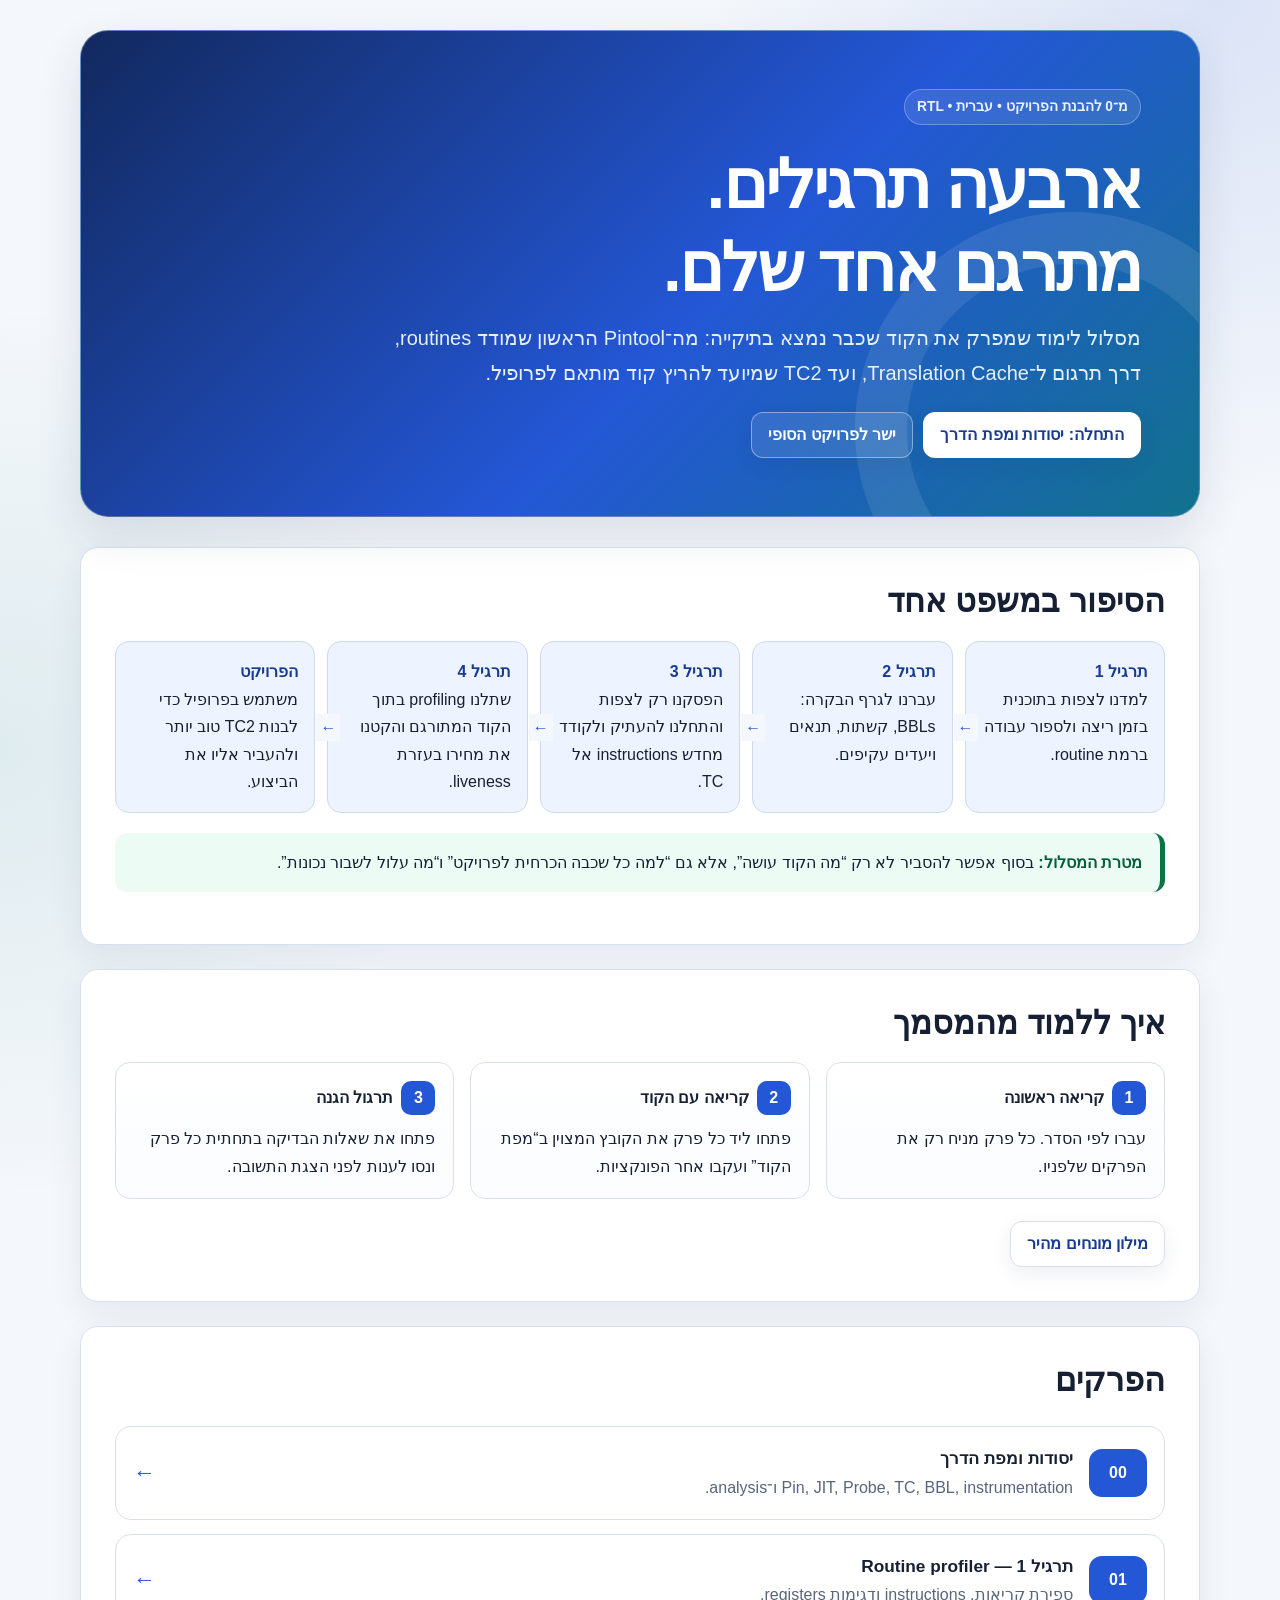
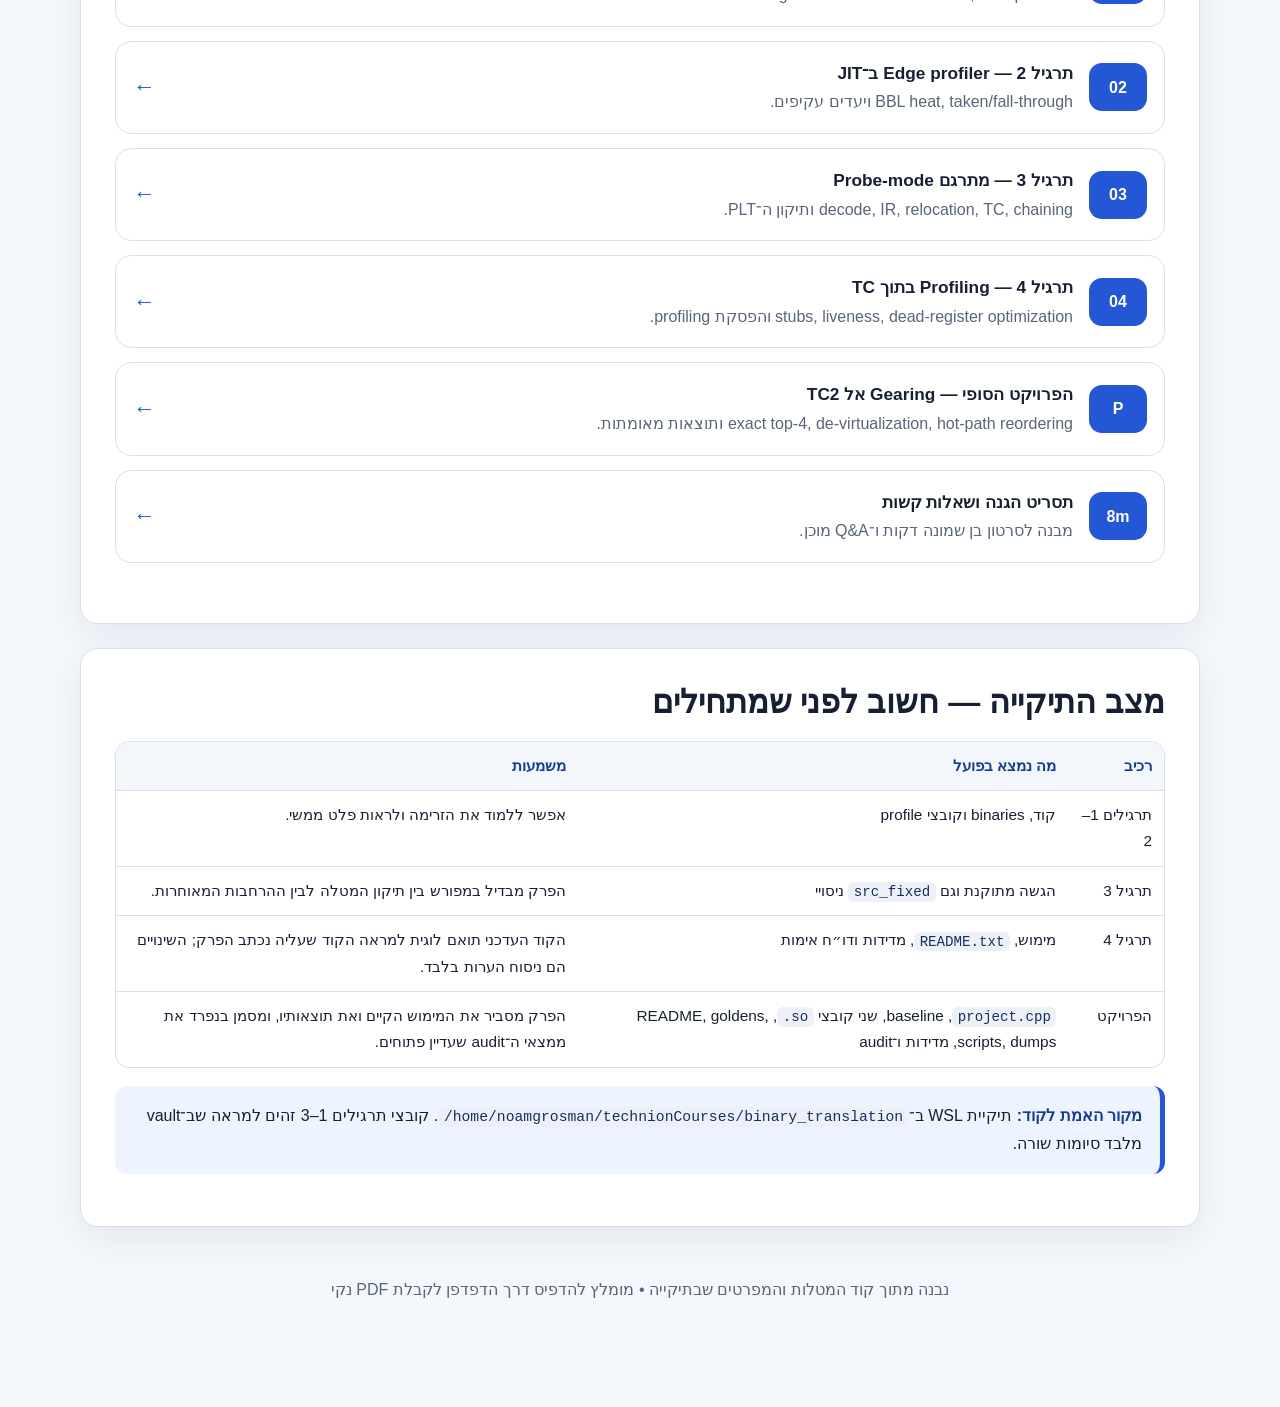
<file: walkthrough/index.html>
<!doctype html>
<html lang="he" dir="rtl">
<head>
  <meta charset="utf-8">
  <meta name="viewport" content="width=device-width, initial-scale=1">
  <title>מסלול הלימוד — תרגום בינארי דינמי</title>
  <link rel="stylesheet" href="assets/style.css">
</head>
<body>
<div class="page">
  <header class="hero">
    <span class="eyebrow">מ־0 להבנת הפרויקט • עברית • RTL</span>
    <h1>ארבעה תרגילים.<br>מתרגם אחד שלם.</h1>
    <p>מסלול לימוד שמפרק את הקוד שכבר נמצא בתיקייה: מה־Pintool הראשון שמודד routines, דרך תרגום ל־Translation Cache, ועד TC2 שמיועד להריץ קוד מותאם לפרופיל.</p>
    <div class="toolbar">
      <a class="button" href="lessons/0001-foundations.html">התחלה: יסודות ומפת הדרך</a>
      <a class="button secondary" href="lessons/0006-final-project.html">ישר לפרויקט הסופי</a>
    </div>
  </header>

  <main>
    <section class="panel" style="margin-top:30px">
      <h2>הסיפור במשפט אחד</h2>
      <div class="flow" style="--steps:5">
        <div class="step"><b>תרגיל 1</b>למדנו לצפות בתוכנית בזמן ריצה ולספור עבודה ברמת routine.</div>
        <div class="step"><b>תרגיל 2</b>עברנו לגרף הבקרה: BBLs, קשתות, תנאים ויעדים עקיפים.</div>
        <div class="step"><b>תרגיל 3</b>הפסקנו רק לצפות והתחלנו להעתיק ולקודד מחדש instructions אל TC.</div>
        <div class="step"><b>תרגיל 4</b>שתלנו profiling בתוך הקוד המתורגם והקטנו את מחירו בעזרת liveness.</div>
        <div class="step"><b>הפרויקט</b>משתמש בפרופיל כדי לבנות TC2 טוב יותר ולהעביר אליו את הביצוע.</div>
      </div>
      <div class="callout success"><strong>מטרת המסלול:</strong> בסוף אפשר להסביר לא רק “מה הקוד עושה”, אלא גם “למה כל שכבה הכרחית לפרויקט” ו“מה עלול לשבור נכונות”.</div>
    </section>

    <section class="panel">
      <h2>איך ללמוד מהמסמך</h2>
      <div class="grid three">
        <div class="card"><span class="number">1</span><strong>קריאה ראשונה</strong><p>עברו לפי הסדר. כל פרק מניח רק את הפרקים שלפניו.</p></div>
        <div class="card"><span class="number">2</span><strong>קריאה עם הקוד</strong><p>פתחו ליד כל פרק את הקובץ המצוין ב“מפת הקוד” ועקבו אחר הפונקציות.</p></div>
        <div class="card"><span class="number">3</span><strong>תרגול הגנה</strong><p>פתחו את שאלות הבדיקה בתחתית כל פרק ונסו לענות לפני הצגת התשובה.</p></div>
      </div>
      <div class="toolbar"><a class="button" href="reference/glossary.html">מילון מונחים מהיר</a></div>
    </section>

    <section class="panel">
      <h2>הפרקים</h2>
      <div class="lesson-list">
        <a class="lesson-link" href="lessons/0001-foundations.html"><span class="idx">00</span><span><strong>יסודות ומפת הדרך</strong><span class="muted">Pin, JIT, Probe, TC, BBL, instrumentation ו־analysis.</span></span><span class="arrow">←</span></a>
        <a class="lesson-link" href="lessons/0002-exercise-1.html"><span class="idx">01</span><span><strong>תרגיל 1 — Routine profiler</strong><span class="muted">ספירת קריאות, instructions ודגימות registers.</span></span><span class="arrow">←</span></a>
        <a class="lesson-link" href="lessons/0003-exercise-2.html"><span class="idx">02</span><span><strong>תרגיל 2 — Edge profiler ב־JIT</strong><span class="muted">BBL heat, taken/fall-through ויעדים עקיפים.</span></span><span class="arrow">←</span></a>
        <a class="lesson-link" href="lessons/0004-exercise-3.html"><span class="idx">03</span><span><strong>תרגיל 3 — מתרגם Probe-mode</strong><span class="muted">decode, IR, relocation, TC, chaining ותיקון ה־PLT.</span></span><span class="arrow">←</span></a>
        <a class="lesson-link" href="lessons/0005-exercise-4.html"><span class="idx">04</span><span><strong>תרגיל 4 — Profiling בתוך TC</strong><span class="muted">stubs, liveness, dead-register optimization והפסקת profiling.</span></span><span class="arrow">←</span></a>
        <a class="lesson-link" href="lessons/0006-final-project.html"><span class="idx">P</span><span><strong>הפרויקט הסופי — Gearing אל TC2</strong><span class="muted">exact top-4, de-virtualization, hot-path reordering ותוצאות מאומתות.</span></span><span class="arrow">←</span></a>
        <a class="lesson-link" href="lessons/0007-defense.html"><span class="idx">8m</span><span><strong>תסריט הגנה ושאלות קשות</strong><span class="muted">מבנה לסרטון בן שמונה דקות ו־Q&amp;A מוכן.</span></span><span class="arrow">←</span></a>
      </div>
    </section>

    <section class="panel">
      <h2>מצב התיקייה — חשוב לפני שמתחילים</h2>
      <div class="table-wrap"><table>
        <thead><tr><th>רכיב</th><th>מה נמצא בפועל</th><th>משמעות</th></tr></thead>
        <tbody>
          <tr><td>תרגילים 1–2</td><td>קוד, binaries וקובצי profile</td><td>אפשר ללמוד את הזרימה ולראות פלט ממשי.</td></tr>
          <tr><td>תרגיל 3</td><td>הגשה מתוקנת וגם <code>src_fixed</code> ניסויי</td><td>הפרק מבדיל במפורש בין תיקון המטלה לבין ההרחבות המאוחרות.</td></tr>
          <tr><td>תרגיל 4</td><td>מימוש, <code>README.txt</code>, מדידות ודו״ח אימות</td><td>הקוד העדכני תואם לוגית למראה הקוד שעליה נכתב הפרק; השינויים הם ניסוח הערות בלבד.</td></tr>
          <tr><td>הפרויקט</td><td><code>project.cpp</code>, baseline, שני קובצי <code>.so</code>, README, goldens, scripts, dumps, מדידות ו־audit</td><td>הפרק מסביר את המימוש הקיים ואת תוצאותיו, ומסמן בנפרד את ממצאי ה־audit שעדיין פתוחים.</td></tr>
        </tbody>
      </table></div>
      <div class="callout"><strong>מקור האמת לקוד:</strong> תיקיית WSL ב־<code>/home/noamgrosman/technionCourses/binary_translation</code>. קובצי תרגילים 1–3 זהים למראה שב־vault מלבד סיומות שורה.</div>
    </section>
  </main>
  <footer>נבנה מתוך קוד המטלות והמפרטים שבתיקייה • מומלץ להדפיס דרך הדפדפן לקבלת PDF נקי</footer>
</div>
</body>
</html>
</file>
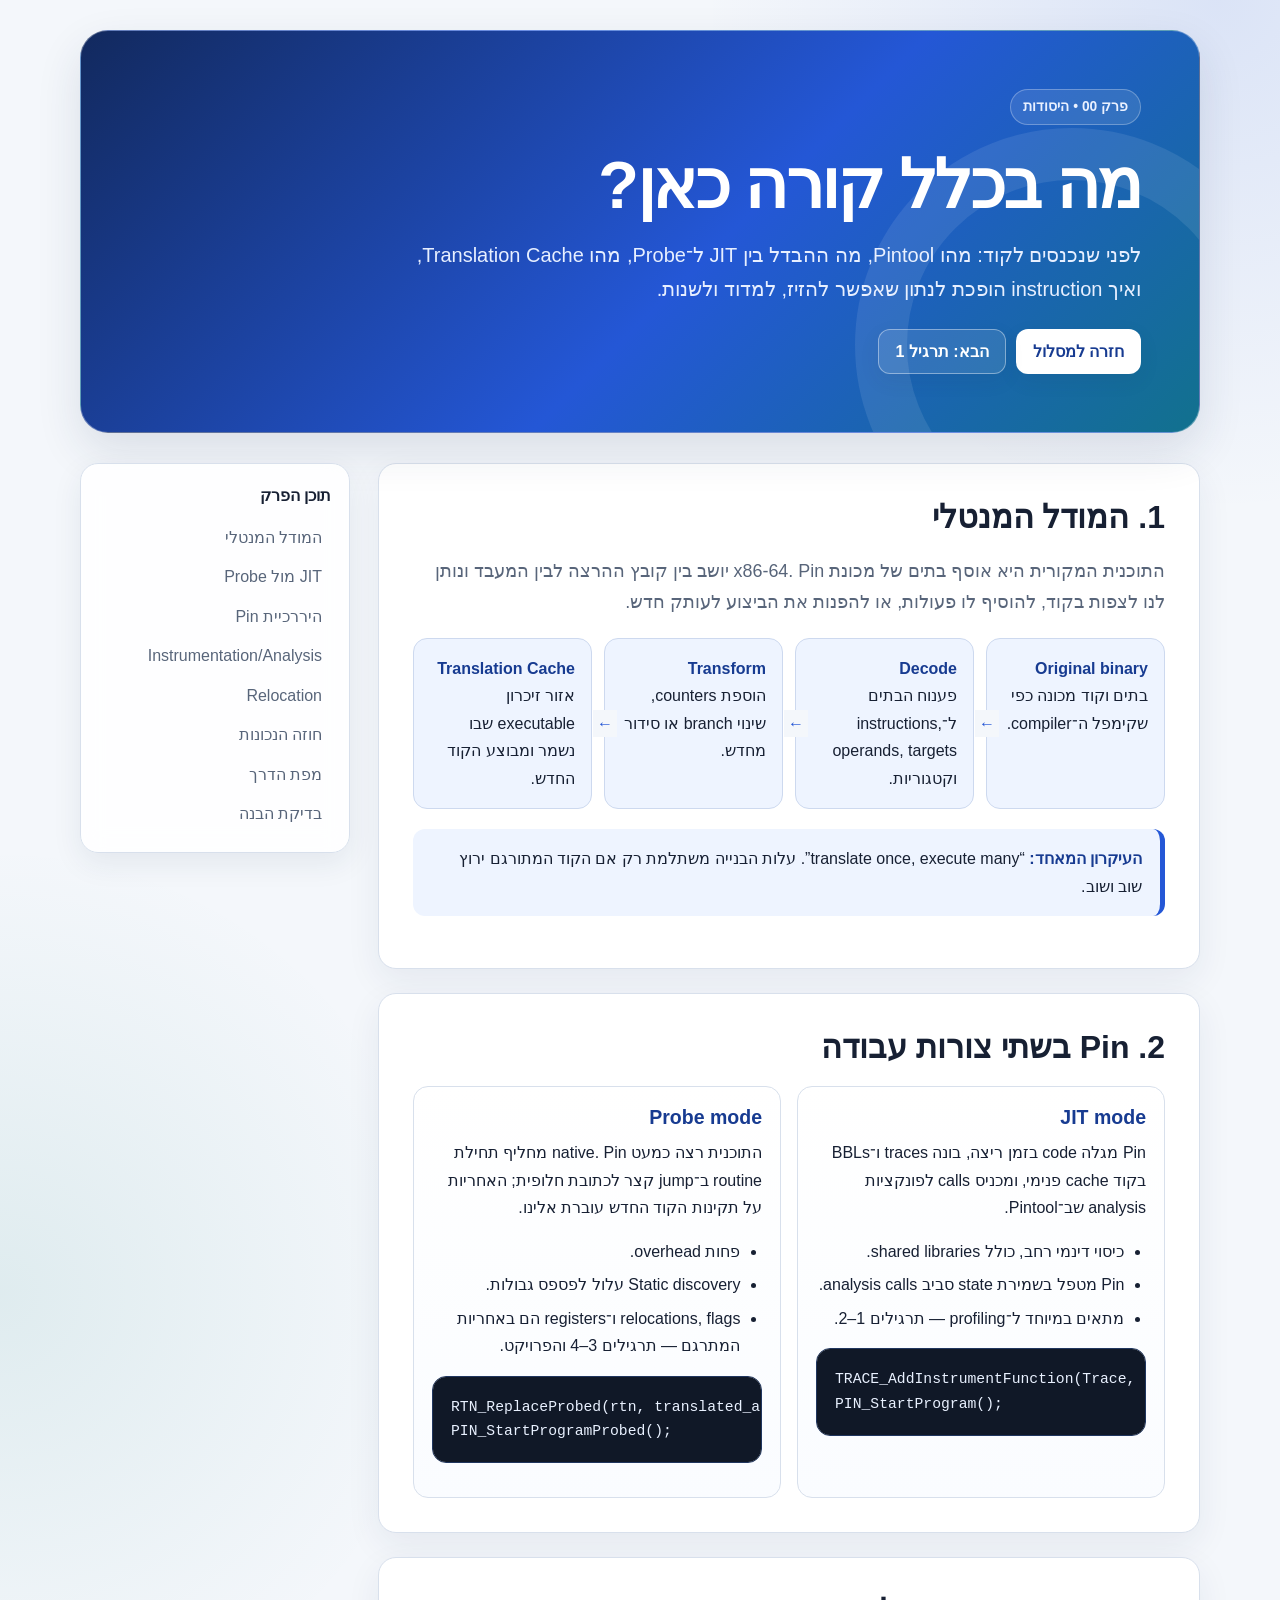
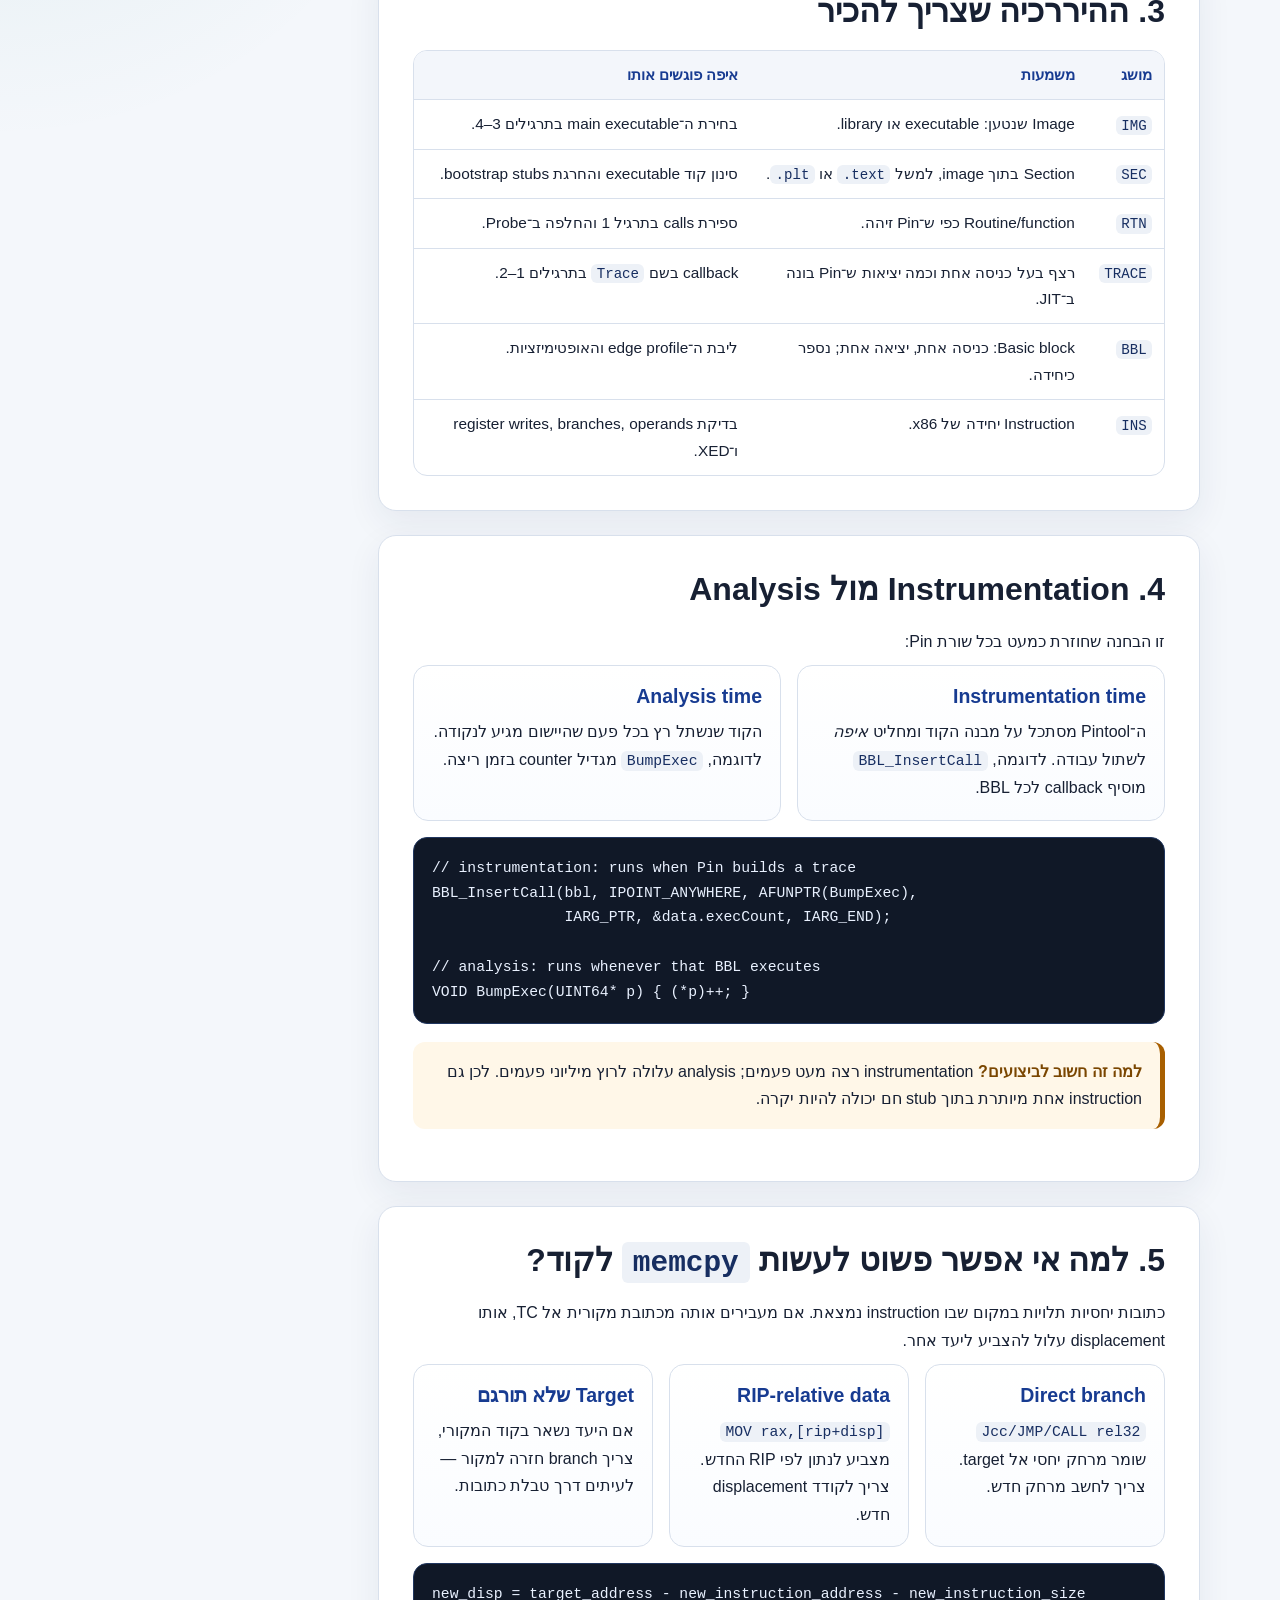
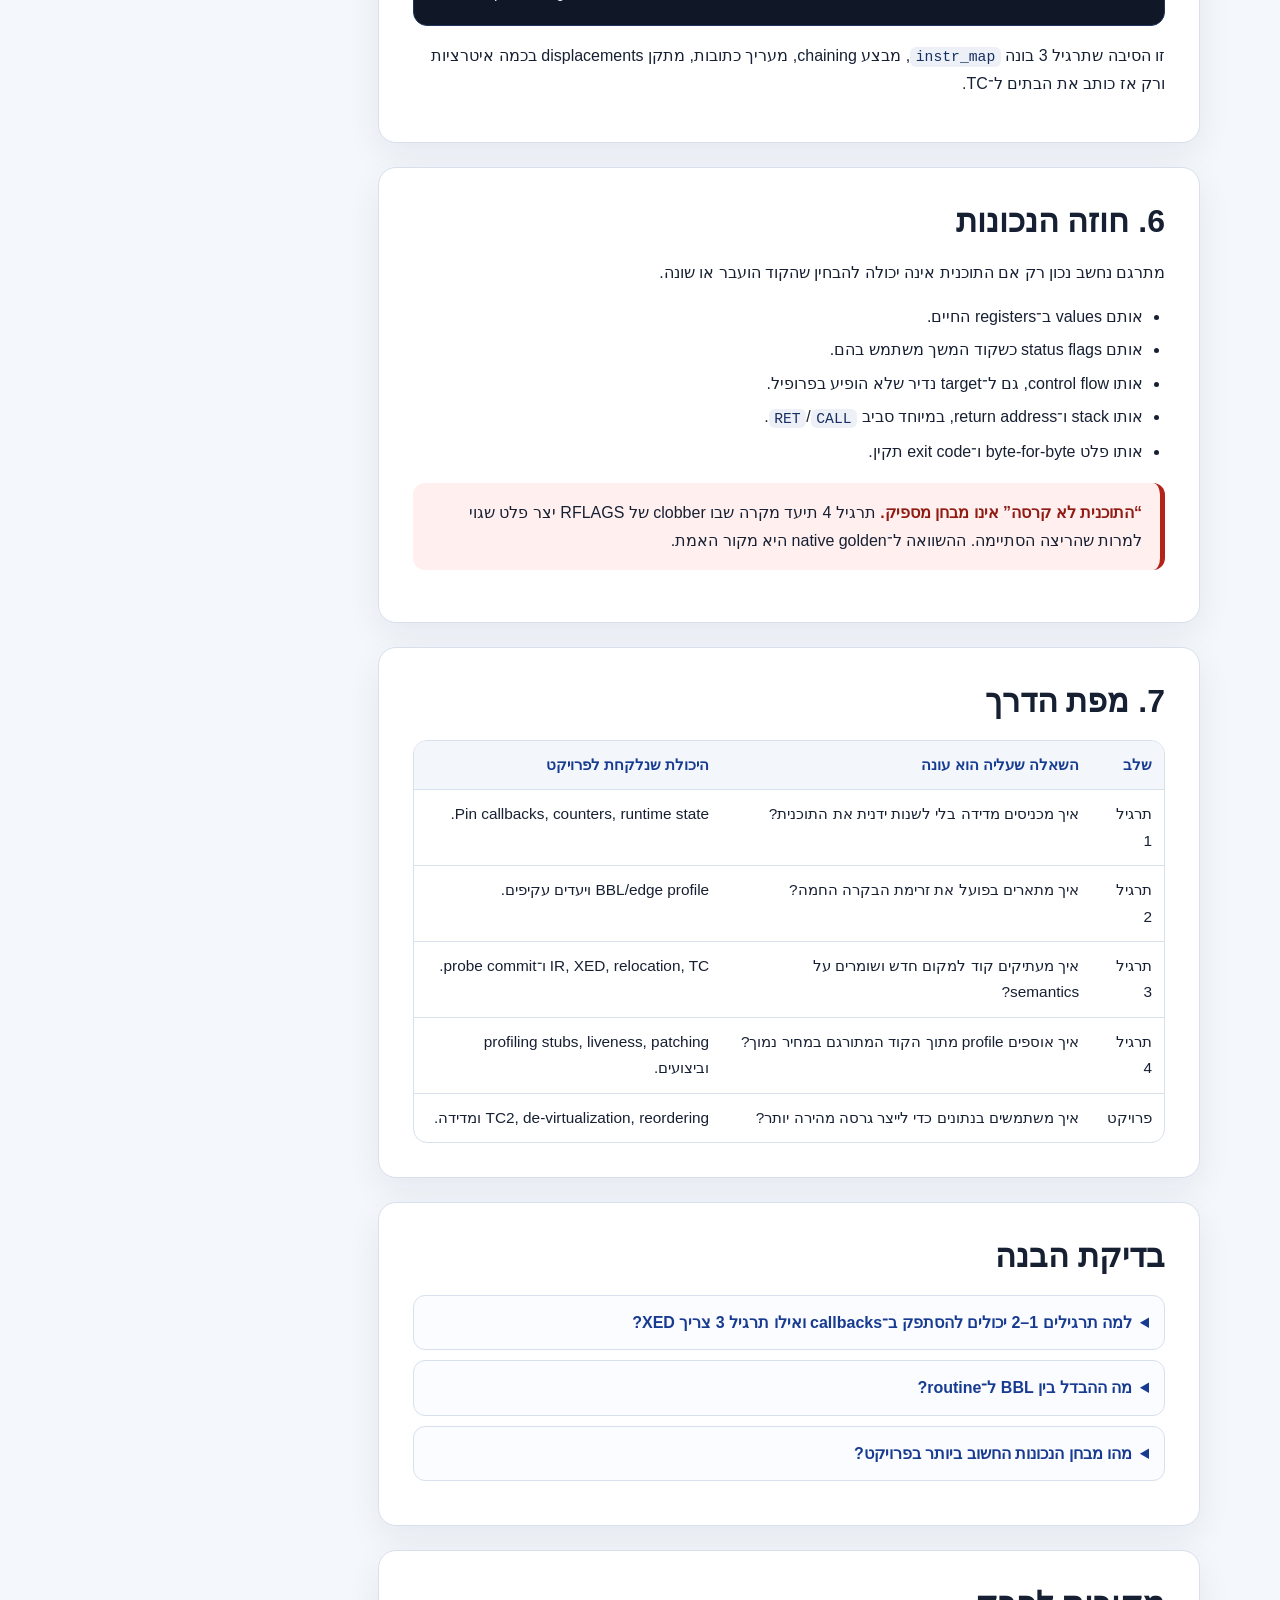
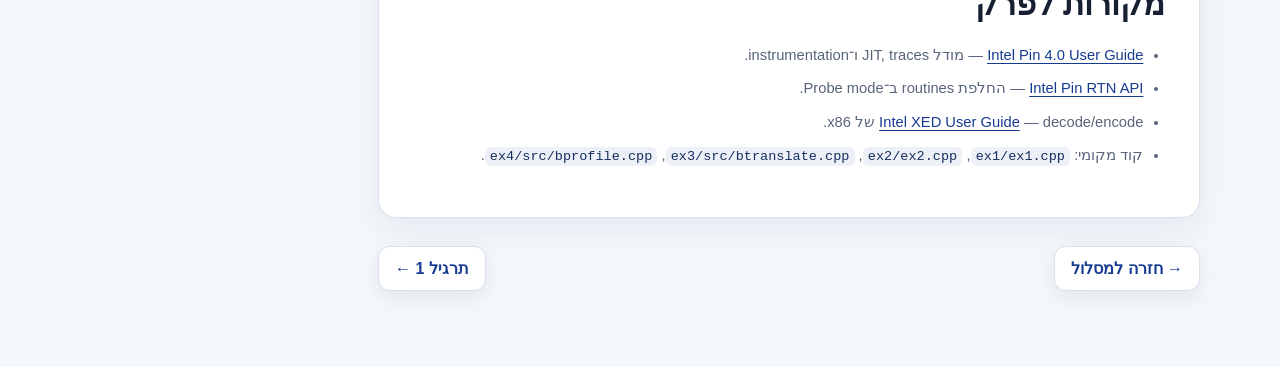
<file: walkthrough/lessons/0001-foundations.html>
<!doctype html>
<html lang="he" dir="rtl">
<head>
  <meta charset="utf-8"><meta name="viewport" content="width=device-width, initial-scale=1">
  <title>00 — יסודות ומפת הדרך</title>
  <link rel="stylesheet" href="../assets/style.css">
</head>
<body>
<div class="page">
  <header class="hero">
    <span class="eyebrow">פרק 00 • היסודות</span>
    <h1>מה בכלל קורה כאן?</h1>
    <p>לפני שנכנסים לקוד: מהו Pintool, מה ההבדל בין JIT ל־Probe, מהו Translation Cache, ואיך instruction הופכת לנתון שאפשר להזיז, למדוד ולשנות.</p>
    <div class="toolbar"><a class="button" href="../index.html">חזרה למסלול</a><a class="button secondary" href="0002-exercise-1.html">הבא: תרגיל 1</a></div>
  </header>

  <div class="layout">
    <main>
      <section id="mental-model">
        <h2>1. המודל המנטלי</h2>
        <p class="lead">התוכנית המקורית היא אוסף בתים של מכונת x86-64. Pin יושב בין קובץ ההרצה לבין המעבד ונותן לנו לצפות בקוד, להוסיף לו פעולות, או להפנות את הביצוע לעותק חדש.</p>
        <div class="flow" style="--steps:4">
          <div class="step"><b>Original binary</b>בתים וקוד מכונה כפי שקימפל ה־compiler.</div>
          <div class="step"><b>Decode</b>פענוח הבתים ל־instructions, operands, targets וקטגוריות.</div>
          <div class="step"><b>Transform</b>הוספת counters, שינוי branch או סידור מחדש.</div>
          <div class="step"><b>Translation Cache</b>אזור זיכרון executable שבו נשמר ומבוצע הקוד החדש.</div>
        </div>
        <div class="callout"><strong>העיקרון המאחד:</strong> “translate once, execute many”. עלות הבנייה משתלמת רק אם הקוד המתורגם ירוץ שוב ושוב.</div>
      </section>

      <section id="pin">
        <h2>2. Pin בשתי צורות עבודה</h2>
        <div class="grid">
          <div class="card">
            <h3>JIT mode</h3>
            <p>Pin מגלה code בזמן ריצה, בונה traces ו־BBLs בקוד cache פנימי, ומכניס calls לפונקציות analysis שב־Pintool.</p>
            <ul><li>כיסוי דינמי רחב, כולל shared libraries.</li><li>Pin מטפל בשמירת state סביב analysis calls.</li><li>מתאים במיוחד ל־profiling — תרגילים 1–2.</li></ul>
            <pre><code>TRACE_AddInstrumentFunction(Trace, 0);
PIN_StartProgram();</code></pre>
          </div>
          <div class="card">
            <h3>Probe mode</h3>
            <p>התוכנית רצה כמעט native. Pin מחליף תחילת routine ב־jump קצר לכתובת חלופית; האחריות על תקינות הקוד החדש עוברת אלינו.</p>
            <ul><li>פחות overhead.</li><li>Static discovery עלול לפספס גבולות.</li><li>relocations, flags ו־registers הם באחריות המתרגם — תרגילים 3–4 והפרויקט.</li></ul>
            <pre><code>RTN_ReplaceProbed(rtn, translated_addr);
PIN_StartProgramProbed();</code></pre>
          </div>
        </div>
      </section>

      <section id="hierarchy">
        <h2>3. ההיררכיה שצריך להכיר</h2>
        <div class="table-wrap"><table>
          <thead><tr><th>מושג</th><th>משמעות</th><th>איפה פוגשים אותו</th></tr></thead>
          <tbody>
            <tr><td><code>IMG</code></td><td>Image שנטען: executable או library.</td><td>בחירת ה־main executable בתרגילים 3–4.</td></tr>
            <tr><td><code>SEC</code></td><td>Section בתוך image, למשל <code>.text</code> או <code>.plt</code>.</td><td>סינון קוד executable והחרגת bootstrap stubs.</td></tr>
            <tr><td><code>RTN</code></td><td>Routine/function כפי ש־Pin זיהה.</td><td>ספירת calls בתרגיל 1 והחלפה ב־Probe.</td></tr>
            <tr><td><code>TRACE</code></td><td>רצף בעל כניסה אחת וכמה יציאות ש־Pin בונה ב־JIT.</td><td>callback בשם <code>Trace</code> בתרגילים 1–2.</td></tr>
            <tr><td><code>BBL</code></td><td>Basic block: כניסה אחת, יציאה אחת; נספר כיחידה.</td><td>ליבת ה־edge profile והאופטימיזציות.</td></tr>
            <tr><td><code>INS</code></td><td>Instruction יחידה של x86.</td><td>בדיקת register writes, branches, operands ו־XED.</td></tr>
          </tbody>
        </table></div>
      </section>

      <section id="instrumentation">
        <h2>4. Instrumentation מול Analysis</h2>
        <p>זו הבחנה שחוזרת כמעט בכל שורת Pin:</p>
        <div class="grid">
          <div class="card"><h3>Instrumentation time</h3><p>ה־Pintool מסתכל על מבנה הקוד ומחליט <em>איפה</em> לשתול עבודה. לדוגמה, <code>BBL_InsertCall</code> מוסיף callback לכל BBL.</p></div>
          <div class="card"><h3>Analysis time</h3><p>הקוד שנשתל רץ בכל פעם שהיישום מגיע לנקודה. לדוגמה, <code>BumpExec</code> מגדיל counter בזמן ריצה.</p></div>
        </div>
        <pre><code>// instrumentation: runs when Pin builds a trace
BBL_InsertCall(bbl, IPOINT_ANYWHERE, AFUNPTR(BumpExec),
               IARG_PTR, &amp;data.execCount, IARG_END);

// analysis: runs whenever that BBL executes
VOID BumpExec(UINT64* p) { (*p)++; }</code></pre>
        <div class="callout warning"><strong>למה זה חשוב לביצועים?</strong> instrumentation רצה מעט פעמים; analysis עלולה לרוץ מיליוני פעמים. לכן גם instruction אחת מיותרת בתוך stub חם יכולה להיות יקרה.</div>
      </section>

      <section id="relocation">
        <h2>5. למה אי אפשר פשוט לעשות <code>memcpy</code> לקוד?</h2>
        <p>כתובות יחסיות תלויות במקום שבו instruction נמצאת. אם מעבירים אותה מכתובת מקורית אל TC, אותו displacement עלול להצביע ליעד אחר.</p>
        <div class="grid three">
          <div class="card"><h3>Direct branch</h3><p><code>Jcc/JMP/CALL rel32</code> שומר מרחק יחסי אל target. צריך לחשב מרחק חדש.</p></div>
          <div class="card"><h3>RIP-relative data</h3><p><code>MOV rax,[rip+disp]</code> מצביע לנתון לפי RIP החדש. צריך לקודד displacement חדש.</p></div>
          <div class="card"><h3>Target שלא תורגם</h3><p>אם היעד נשאר בקוד המקורי, צריך branch חזרה למקור — לעיתים דרך טבלת כתובות.</p></div>
        </div>
        <pre><code>new_disp = target_address - new_instruction_address - new_instruction_size</code></pre>
        <p>זו הסיבה שתרגיל 3 בונה <code>instr_map</code>, מבצע chaining, מעריך כתובות, מתקן displacements בכמה איטרציות ורק אז כותב את הבתים ל־TC.</p>
      </section>

      <section id="correctness">
        <h2>6. חוזה הנכונות</h2>
        <p>מתרגם נחשב נכון רק אם התוכנית אינה יכולה להבחין שהקוד הועבר או שונה.</p>
        <ul>
          <li>אותם values ב־registers החיים.</li>
          <li>אותם status flags כשקוד המשך משתמש בהם.</li>
          <li>אותו control flow, גם ל־target נדיר שלא הופיע בפרופיל.</li>
          <li>אותו stack ו־return address, במיוחד סביב <code>CALL</code>/<code>RET</code>.</li>
          <li>אותו פלט byte-for-byte ו־exit code תקין.</li>
        </ul>
        <div class="callout danger"><strong>“התוכנית לא קרסה” אינו מבחן מספיק.</strong> תרגיל 4 תיעד מקרה שבו clobber של RFLAGS יצר פלט שגוי למרות שהריצה הסתיימה. ההשוואה ל־native golden היא מקור האמת.</div>
      </section>

      <section id="map">
        <h2>7. מפת הדרך</h2>
        <div class="table-wrap"><table>
          <thead><tr><th>שלב</th><th>השאלה שעליה הוא עונה</th><th>היכולת שנלקחת לפרויקט</th></tr></thead>
          <tbody>
            <tr><td>תרגיל 1</td><td>איך מכניסים מדידה בלי לשנות ידנית את התוכנית?</td><td>Pin callbacks, counters, runtime state.</td></tr>
            <tr><td>תרגיל 2</td><td>איך מתארים בפועל את זרימת הבקרה החמה?</td><td>BBL/edge profile ויעדים עקיפים.</td></tr>
            <tr><td>תרגיל 3</td><td>איך מעתיקים קוד למקום חדש ושומרים על semantics?</td><td>IR, XED, relocation, TC ו־probe commit.</td></tr>
            <tr><td>תרגיל 4</td><td>איך אוספים profile מתוך הקוד המתורגם במחיר נמוך?</td><td>profiling stubs, liveness, patching וביצועים.</td></tr>
            <tr><td>פרויקט</td><td>איך משתמשים בנתונים כדי לייצר גרסה מהירה יותר?</td><td>TC2, de-virtualization, reordering ומדידה.</td></tr>
          </tbody>
        </table></div>
      </section>

      <section class="quiz" id="quiz">
        <h2>בדיקת הבנה</h2>
        <details><summary>למה תרגילים 1–2 יכולים להסתפק ב־callbacks ואילו תרגיל 3 צריך XED?</summary><p>ב־JIT mode, Pin בונה וממקם את הקוד ומאפשר להכניס analysis calls. בתרגיל 3 אנחנו עצמנו מעתיקים instructions לכתובות חדשות; לכן חייבים לפענח, לקודד מחדש ולתקן address-dependent fields.</p></details>
        <details><summary>מה ההבדל בין BBL ל־routine?</summary><p>routine היא פונקציה שלמה כפי שזוהתה בסמלים/ב־static discovery. BBL הוא רצף קטן עם כניסה אחת ויציאה אחת. routine כוללת בדרך כלל BBLs רבים.</p></details>
        <details><summary>מהו מבחן הנכונות החשוב ביותר בפרויקט?</summary><p>exit code אפס ופלט תוכנית byte-identical ל־native golden בכל ריצה נמדדת. dumps ו־verifiers מסבירים את התקינות, אך אינם מחליפים את התוצאה החיצונית.</p></details>
      </section>

      <section id="sources">
        <h2>מקורות לפרק</h2>
        <ul class="source-list">
          <li><a href="https://software.intel.com/sites/landingpage/pintool/docs/99633/Pin/doc/html/index.html">Intel Pin 4.0 User Guide</a> — מודל JIT, traces ו־instrumentation.</li>
          <li><a href="https://software.intel.com/sites/landingpage/pintool/docs/98869/Pin/doc/html/group__RTN.html">Intel Pin RTN API</a> — החלפת routines ב־Probe mode.</li>
          <li><a href="https://intelxed.github.io/ref-manual/">Intel XED User Guide</a> — decode/encode של x86.</li>
          <li>קוד מקומי: <code>ex1/ex1.cpp</code>, <code>ex2/ex2.cpp</code>, <code>ex3/src/btranslate.cpp</code>, <code>ex4/src/bprofile.cpp</code>.</li>
        </ul>
      </section>

      <nav class="pager"><a class="button" href="../index.html">→ חזרה למסלול</a><a class="button" href="0002-exercise-1.html">תרגיל 1 ←</a></nav>
    </main>

    <aside class="toc">
      <strong>תוכן הפרק</strong>
      <a href="#mental-model">המודל המנטלי</a><a href="#pin">JIT מול Probe</a><a href="#hierarchy">היררכיית Pin</a><a href="#instrumentation">Instrumentation/Analysis</a><a href="#relocation">Relocation</a><a href="#correctness">חוזה הנכונות</a><a href="#map">מפת הדרך</a><a href="#quiz">בדיקת הבנה</a>
    </aside>
  </div>
</div>
</body>
</html>
</file>
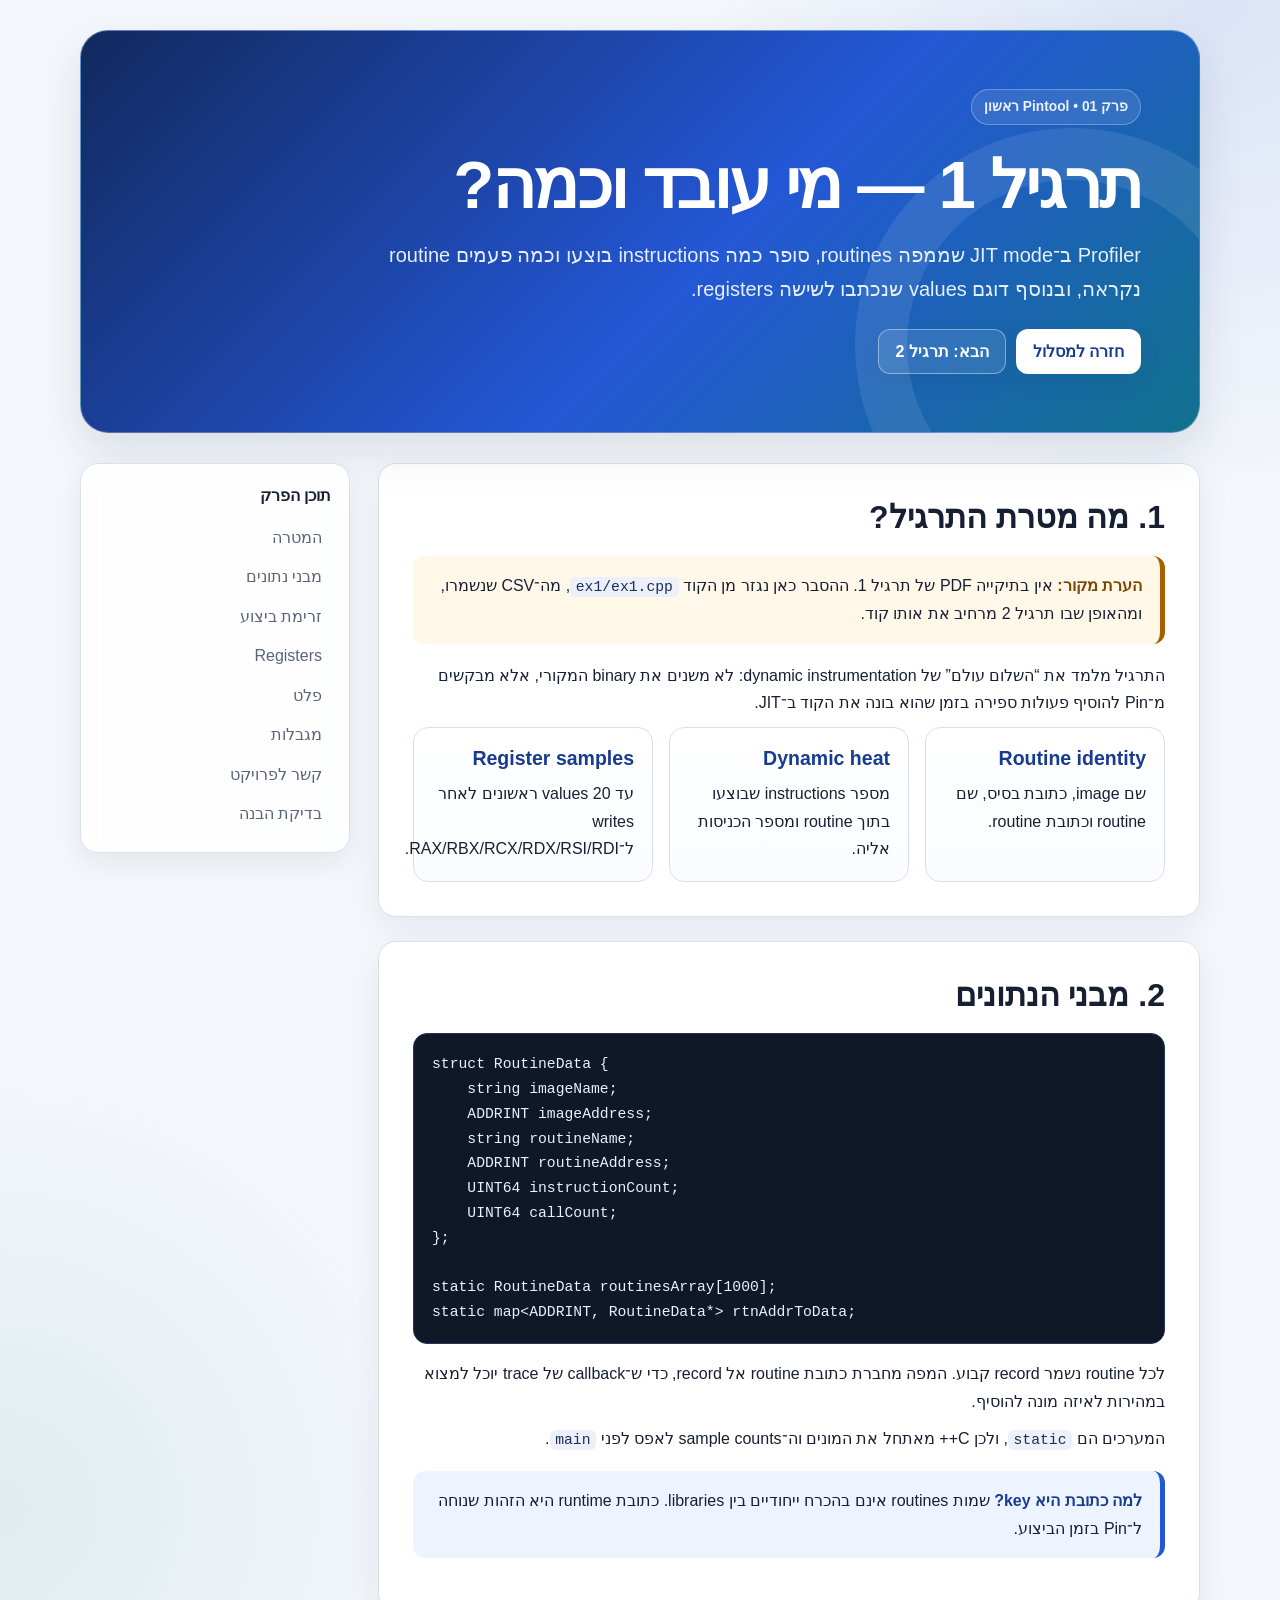
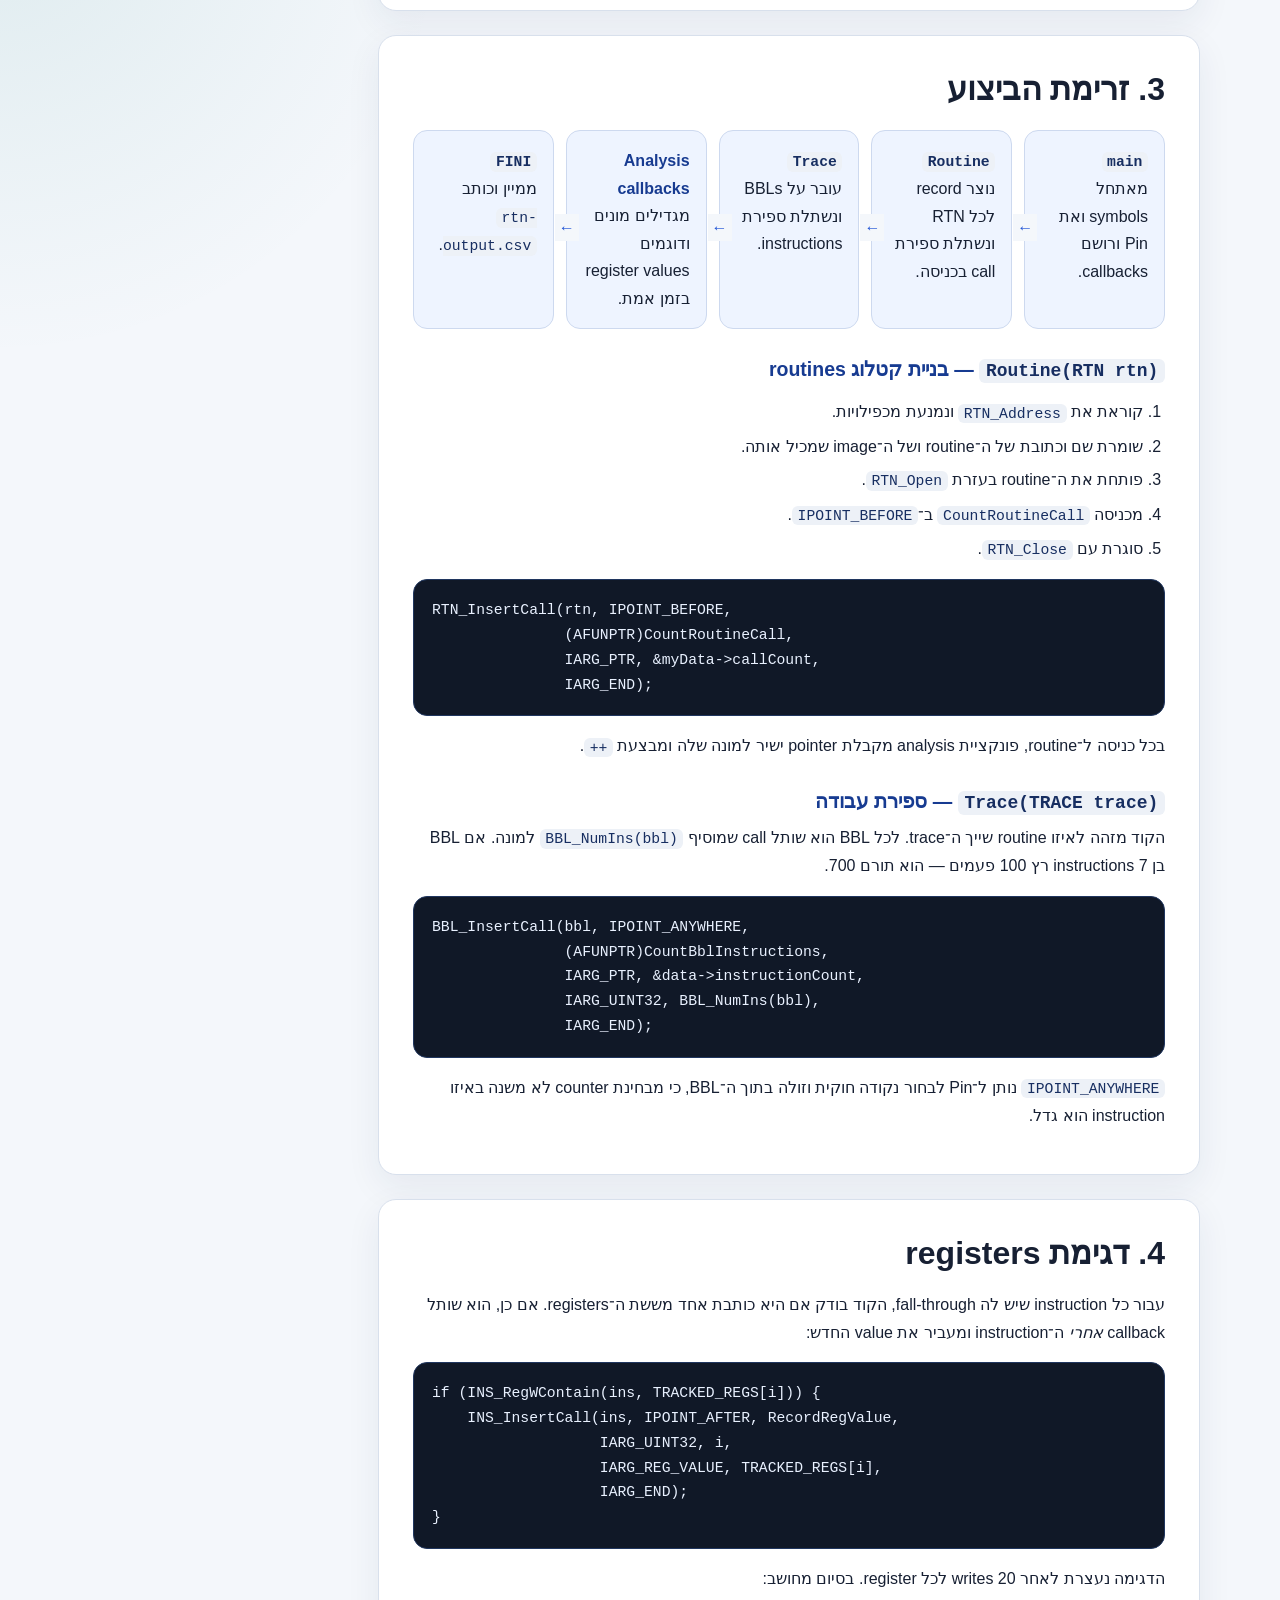
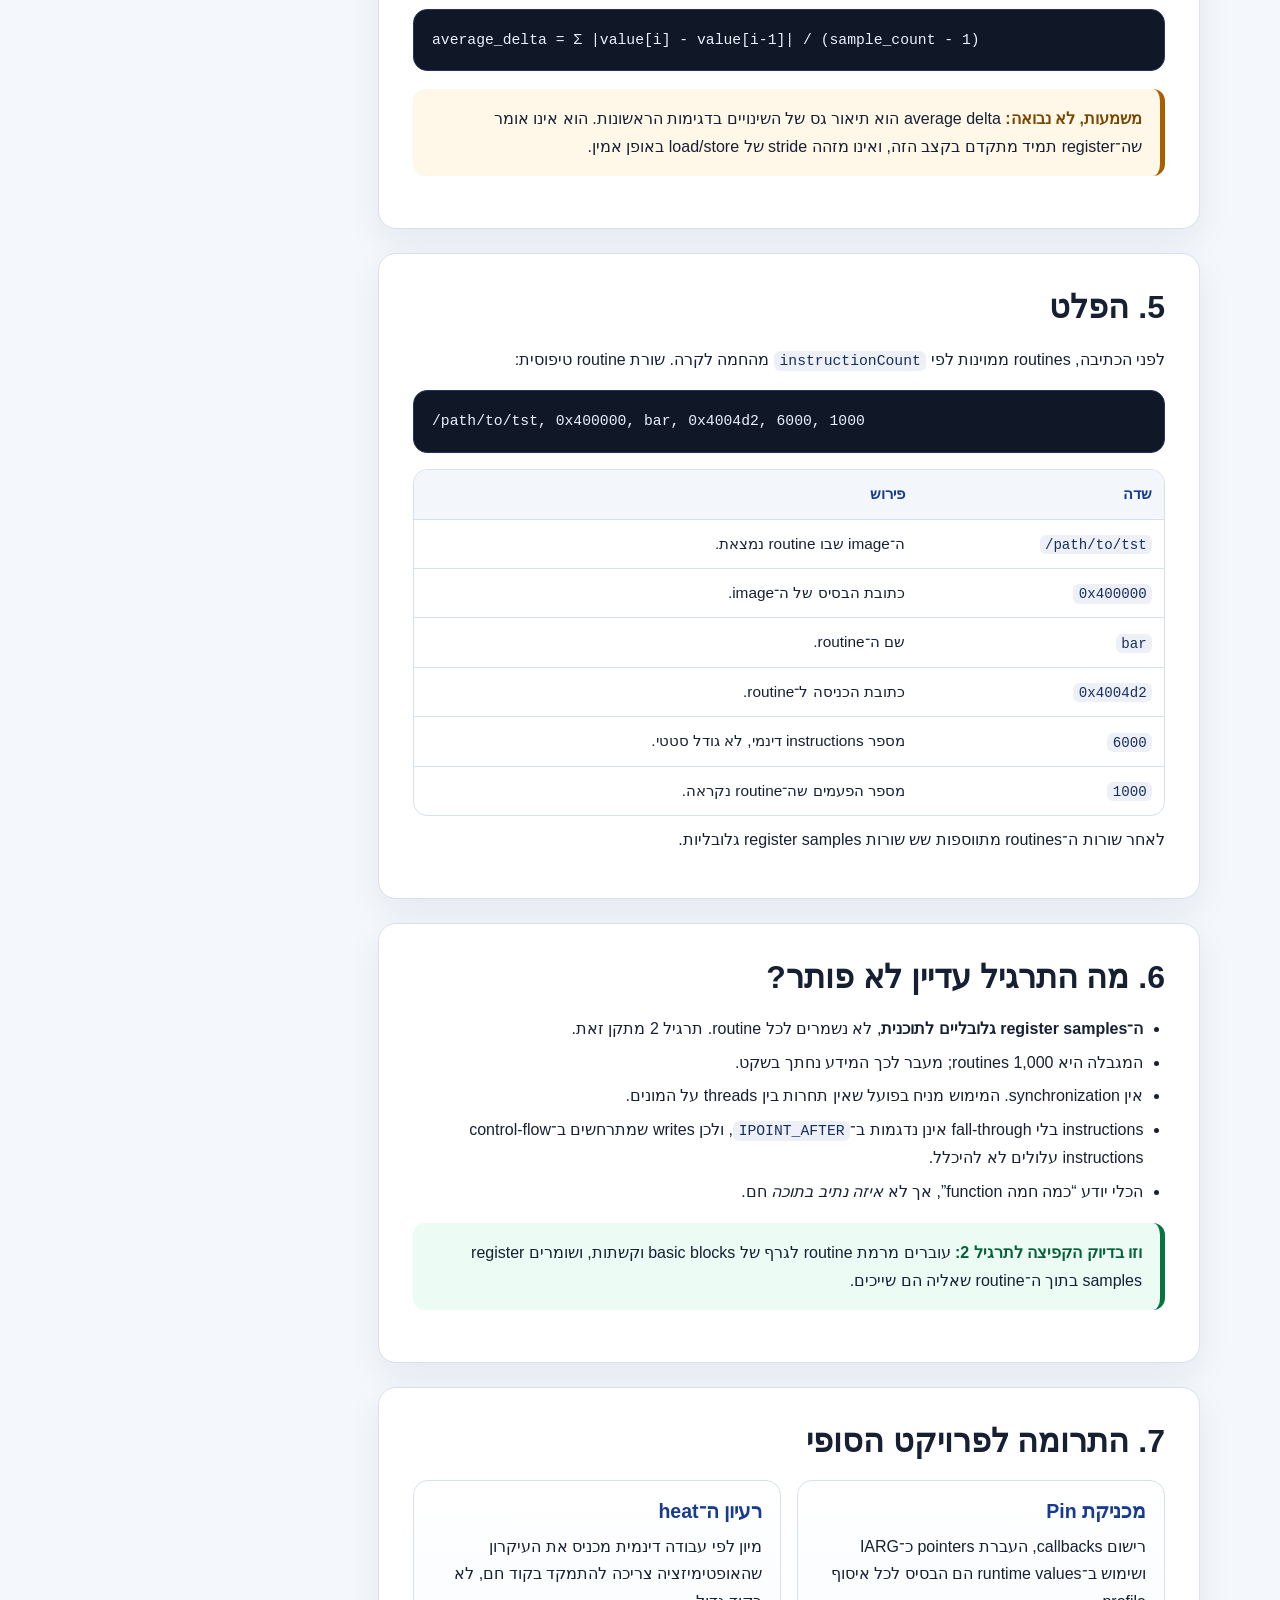
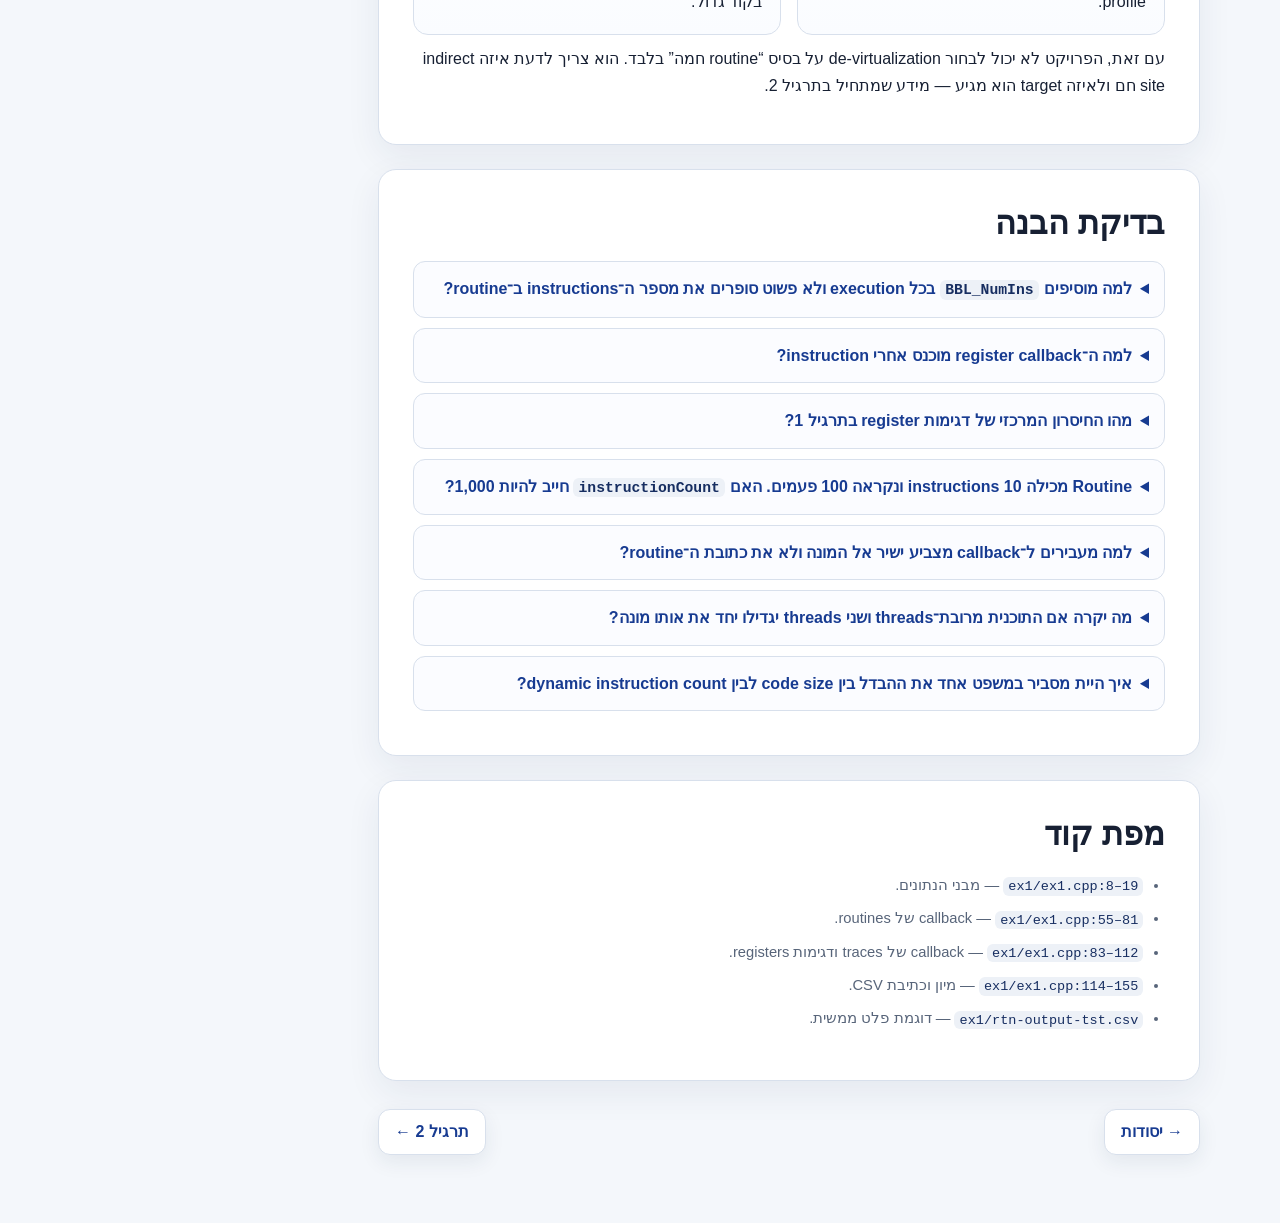
<file: walkthrough/lessons/0002-exercise-1.html>
<!doctype html>
<html lang="he" dir="rtl">
<head><meta charset="utf-8"><meta name="viewport" content="width=device-width, initial-scale=1"><title>01 — תרגיל 1</title><link rel="stylesheet" href="../assets/style.css"></head>
<body><div class="page">
  <header class="hero">
    <span class="eyebrow">פרק 01 • Pintool ראשון</span>
    <h1>תרגיל 1 — מי עובד וכמה?</h1>
    <p>Profiler ב־JIT mode שממפה routines, סופר כמה instructions בוצעו וכמה פעמים routine נקראה, ובנוסף דוגם values שנכתבו לשישה registers.</p>
    <div class="toolbar"><a class="button" href="../index.html">חזרה למסלול</a><a class="button secondary" href="0003-exercise-2.html">הבא: תרגיל 2</a></div>
  </header>
  <div class="layout">
    <main>
      <section id="goal">
        <h2>1. מה מטרת התרגיל?</h2>
        <div class="callout warning"><strong>הערת מקור:</strong> אין בתיקייה PDF של תרגיל 1. ההסבר כאן נגזר מן הקוד <code>ex1/ex1.cpp</code>, מה־CSV שנשמרו, ומהאופן שבו תרגיל 2 מרחיב את אותו קוד.</div>
        <p>התרגיל מלמד את “השלום עולם” של dynamic instrumentation: לא משנים את binary המקורי, אלא מבקשים מ־Pin להוסיף פעולות ספירה בזמן שהוא בונה את הקוד ב־JIT.</p>
        <div class="grid three">
          <div class="card"><h3>Routine identity</h3><p>שם image, כתובת בסיס, שם routine וכתובת routine.</p></div>
          <div class="card"><h3>Dynamic heat</h3><p>מספר instructions שבוצעו בתוך routine ומספר הכניסות אליה.</p></div>
          <div class="card"><h3>Register samples</h3><p>עד 20 values ראשונים לאחר writes ל־RAX/RBX/RCX/RDX/RSI/RDI.</p></div>
        </div>
      </section>

      <section id="data">
        <h2>2. מבני הנתונים</h2>
        <pre><code>struct RoutineData {
    string imageName;
    ADDRINT imageAddress;
    string routineName;
    ADDRINT routineAddress;
    UINT64 instructionCount;
    UINT64 callCount;
};

static RoutineData routinesArray[1000];
static map&lt;ADDRINT, RoutineData*&gt; rtnAddrToData;</code></pre>
        <p>לכל routine נשמר record קבוע. המפה מחברת כתובת routine אל record, כדי ש־callback של trace יוכל למצוא במהירות לאיזה מונה להוסיף.</p>
        <p>המערכים הם <code>static</code>, ולכן C++ מאתחל את המונים וה־sample counts לאפס לפני <code>main</code>.</p>
        <div class="callout"><strong>למה כתובת היא key?</strong> שמות routines אינם בהכרח ייחודיים בין libraries. כתובת runtime היא הזהות שנוחה ל־Pin בזמן הביצוע.</div>
      </section>

      <section id="flow">
        <h2>3. זרימת הביצוע</h2>
        <div class="flow" style="--steps:5">
          <div class="step"><b><code>main</code></b>מאתחל symbols ואת Pin ורושם callbacks.</div>
          <div class="step"><b><code>Routine</code></b>נוצר record לכל RTN ונשתלת ספירת call בכניסה.</div>
          <div class="step"><b><code>Trace</code></b>עובר על BBLs ונשתלת ספירת instructions.</div>
          <div class="step"><b>Analysis callbacks</b>מגדילים מונים ודוגמים register values בזמן אמת.</div>
          <div class="step"><b><code>FINI</code></b>ממיין וכותב <code>rtn-output.csv</code>.</div>
        </div>

        <h3><code>Routine(RTN rtn)</code> — בניית קטלוג routines</h3>
        <ol>
          <li>קוראת את <code>RTN_Address</code> ונמנעת מכפילויות.</li>
          <li>שומרת שם וכתובת של ה־routine ושל ה־image שמכיל אותה.</li>
          <li>פותחת את ה־routine בעזרת <code>RTN_Open</code>.</li>
          <li>מכניסה <code>CountRoutineCall</code> ב־<code>IPOINT_BEFORE</code>.</li>
          <li>סוגרת עם <code>RTN_Close</code>.</li>
        </ol>
        <pre><code>RTN_InsertCall(rtn, IPOINT_BEFORE,
               (AFUNPTR)CountRoutineCall,
               IARG_PTR, &amp;myData-&gt;callCount,
               IARG_END);</code></pre>
        <p>בכל כניסה ל־routine, פונקציית analysis מקבלת pointer ישיר למונה שלה ומבצעת <code>++</code>.</p>

        <h3><code>Trace(TRACE trace)</code> — ספירת עבודה</h3>
        <p>הקוד מזהה לאיזו routine שייך ה־trace. לכל BBL הוא שותל call שמוסיף <code>BBL_NumIns(bbl)</code> למונה. אם BBL בן 7 instructions רץ 100 פעמים — הוא תורם 700.</p>
        <pre><code>BBL_InsertCall(bbl, IPOINT_ANYWHERE,
               (AFUNPTR)CountBblInstructions,
               IARG_PTR, &amp;data-&gt;instructionCount,
               IARG_UINT32, BBL_NumIns(bbl),
               IARG_END);</code></pre>
        <p><code>IPOINT_ANYWHERE</code> נותן ל־Pin לבחור נקודה חוקית וזולה בתוך ה־BBL, כי מבחינת counter לא משנה באיזו instruction הוא גדל.</p>
      </section>

      <section id="registers">
        <h2>4. דגימת registers</h2>
        <p>עבור כל instruction שיש לה fall-through, הקוד בודק אם היא כותבת אחד מששת ה־registers. אם כן, הוא שותל callback <em>אחרי</em> ה־instruction ומעביר את value החדש:</p>
        <pre><code>if (INS_RegWContain(ins, TRACKED_REGS[i])) {
    INS_InsertCall(ins, IPOINT_AFTER, RecordRegValue,
                   IARG_UINT32, i,
                   IARG_REG_VALUE, TRACKED_REGS[i],
                   IARG_END);
}</code></pre>
        <p>הדגימה נעצרת לאחר 20 writes לכל register. בסיום מחושב:</p>
        <pre><code>average_delta = Σ |value[i] - value[i-1]| / (sample_count - 1)</code></pre>
        <div class="callout warning"><strong>משמעות, לא נבואה:</strong> average delta הוא תיאור גס של השינויים בדגימות הראשונות. הוא אינו אומר שה־register תמיד מתקדם בקצב הזה, ואינו מזהה stride של load/store באופן אמין.</div>
      </section>

      <section id="output">
        <h2>5. הפלט</h2>
        <p>לפני הכתיבה, routines ממוינות לפי <code>instructionCount</code> מהחמה לקרה. שורת routine טיפוסית:</p>
        <pre><code>/path/to/tst, 0x400000, bar, 0x4004d2, 6000, 1000</code></pre>
        <div class="table-wrap"><table>
          <thead><tr><th>שדה</th><th>פירוש</th></tr></thead>
          <tbody>
            <tr><td><code>/path/to/tst</code></td><td>ה־image שבו routine נמצאת.</td></tr>
            <tr><td><code>0x400000</code></td><td>כתובת הבסיס של ה־image.</td></tr>
            <tr><td><code>bar</code></td><td>שם ה־routine.</td></tr>
            <tr><td><code>0x4004d2</code></td><td>כתובת הכניסה ל־routine.</td></tr>
            <tr><td><code>6000</code></td><td>מספר instructions דינמי, לא גודל סטטי.</td></tr>
            <tr><td><code>1000</code></td><td>מספר הפעמים שה־routine נקראה.</td></tr>
          </tbody>
        </table></div>
        <p>לאחר שורות ה־routines מתווספות שש שורות register samples גלובליות.</p>
      </section>

      <section id="limits">
        <h2>6. מה התרגיל עדיין לא פותר?</h2>
        <ul>
          <li><strong>ה־register samples גלובליים לתוכנית</strong>, לא נשמרים לכל routine. תרגיל 2 מתקן זאת.</li>
          <li>המגבלה היא 1,000 routines; מעבר לכך המידע נחתך בשקט.</li>
          <li>אין synchronization. המימוש מניח בפועל שאין תחרות בין threads על המונים.</li>
          <li>instructions בלי fall-through אינן נדגמות ב־<code>IPOINT_AFTER</code>, ולכן writes שמתרחשים ב־control-flow instructions עלולים לא להיכלל.</li>
          <li>הכלי יודע “כמה חמה function”, אך לא <em>איזה נתיב בתוכה</em> חם.</li>
        </ul>
        <div class="callout success"><strong>וזו בדיוק הקפיצה לתרגיל 2:</strong> עוברים מרמת routine לגרף של basic blocks וקשתות, ושומרים register samples בתוך ה־routine שאליה הם שייכים.</div>
      </section>

      <section id="project-link">
        <h2>7. התרומה לפרויקט הסופי</h2>
        <div class="grid">
          <div class="card"><h3>מכניקת Pin</h3><p>רישום callbacks, העברת pointers כ־IARG ושימוש ב־runtime values הם הבסיס לכל איסוף profile.</p></div>
          <div class="card"><h3>רעיון ה־heat</h3><p>מיון לפי עבודה דינמית מכניס את העיקרון שהאופטימיזציה צריכה להתמקד בקוד חם, לא בקוד גדול.</p></div>
        </div>
        <p>עם זאת, הפרויקט לא יכול לבחור de-virtualization על בסיס “routine חמה” בלבד. הוא צריך לדעת איזה indirect site חם ולאיזה target הוא מגיע — מידע שמתחיל בתרגיל 2.</p>
      </section>

      <section class="quiz" id="quiz"><h2>בדיקת הבנה</h2>
        <details><summary>למה מוסיפים <code>BBL_NumIns</code> בכל execution ולא פשוט סופרים את מספר ה־instructions ב־routine?</summary><p>כי רוצים dynamic instruction count. BBL בתוך loop עשוי להתבצע מיליוני פעמים, בעוד BBL קר באותה routine מתבצע פעם אחת.</p></details>
        <details><summary>למה ה־register callback מוכנס אחרי instruction?</summary><p>כדי לקבל את value שנכתב, לא את value שהיה לפני ה־write.</p></details>
        <details><summary>מהו החיסרון המרכזי של דגימות register בתרגיל 1?</summary><p>הן גלובליות לתוכנית; אי אפשר לייחס רצף values ל־routine מסוימת. תרגיל 2 מעביר מערך samples לתוך <code>RoutineData</code>.</p></details>
        <details><summary>Routine מכילה 10 instructions ונקראה 100 פעמים. האם <code>instructionCount</code> חייב להיות 1,000?</summary><p>לא. זה היה נכון רק אילו כל עשר ה־instructions בוצעו בכל קריאה. branches, early returns ו־loops גורמים ל־dynamic count להיות תלוי בנתיב בפועל.</p></details>
        <details><summary>למה מעבירים ל־callback מצביע ישיר אל המונה ולא את כתובת ה־routine?</summary><p>כך analysis callback מבצע increment פשוט בלי לחפש שוב record במפה בכל execution. עבודת החיפוש נעשית בזמן instrumentation, וה־hot path נשאר קצר.</p></details>
        <details><summary>מה יקרה אם התוכנית מרובת־threads ושני threads יגדילו יחד את אותו מונה?</summary><p><code>++</code> רגיל אינו atomic, ולכן updates עלולים ללכת לאיבוד. המימוש מתאים להנחת single-thread; לתוכנית מקבילית נדרשים counters לכל thread או synchronization.</p></details>
        <details><summary>איך היית מסביר במשפט אחד את ההבדל בין code size לבין dynamic instruction count?</summary><p>Code size אומר כמה instructions קיימות סטטית; dynamic count אומר כמה instruction executions התרחשו בפועל, כולל חזרות של loops וקריאות חוזרות.</p></details>
      </section>
      <section id="code-map"><h2>מפת קוד</h2><ul class="source-list"><li><code>ex1/ex1.cpp:8–19</code> — מבני הנתונים.</li><li><code>ex1/ex1.cpp:55–81</code> — callback של routines.</li><li><code>ex1/ex1.cpp:83–112</code> — callback של traces ודגימות registers.</li><li><code>ex1/ex1.cpp:114–155</code> — מיון וכתיבת CSV.</li><li><code>ex1/rtn-output-tst.csv</code> — דוגמת פלט ממשית.</li></ul></section>
      <nav class="pager"><a class="button" href="0001-foundations.html">→ יסודות</a><a class="button" href="0003-exercise-2.html">תרגיל 2 ←</a></nav>
    </main>
    <aside class="toc"><strong>תוכן הפרק</strong><a href="#goal">המטרה</a><a href="#data">מבני נתונים</a><a href="#flow">זרימת ביצוע</a><a href="#registers">Registers</a><a href="#output">פלט</a><a href="#limits">מגבלות</a><a href="#project-link">קשר לפרויקט</a><a href="#quiz">בדיקת הבנה</a></aside>
  </div>
</div></body></html>
</file>
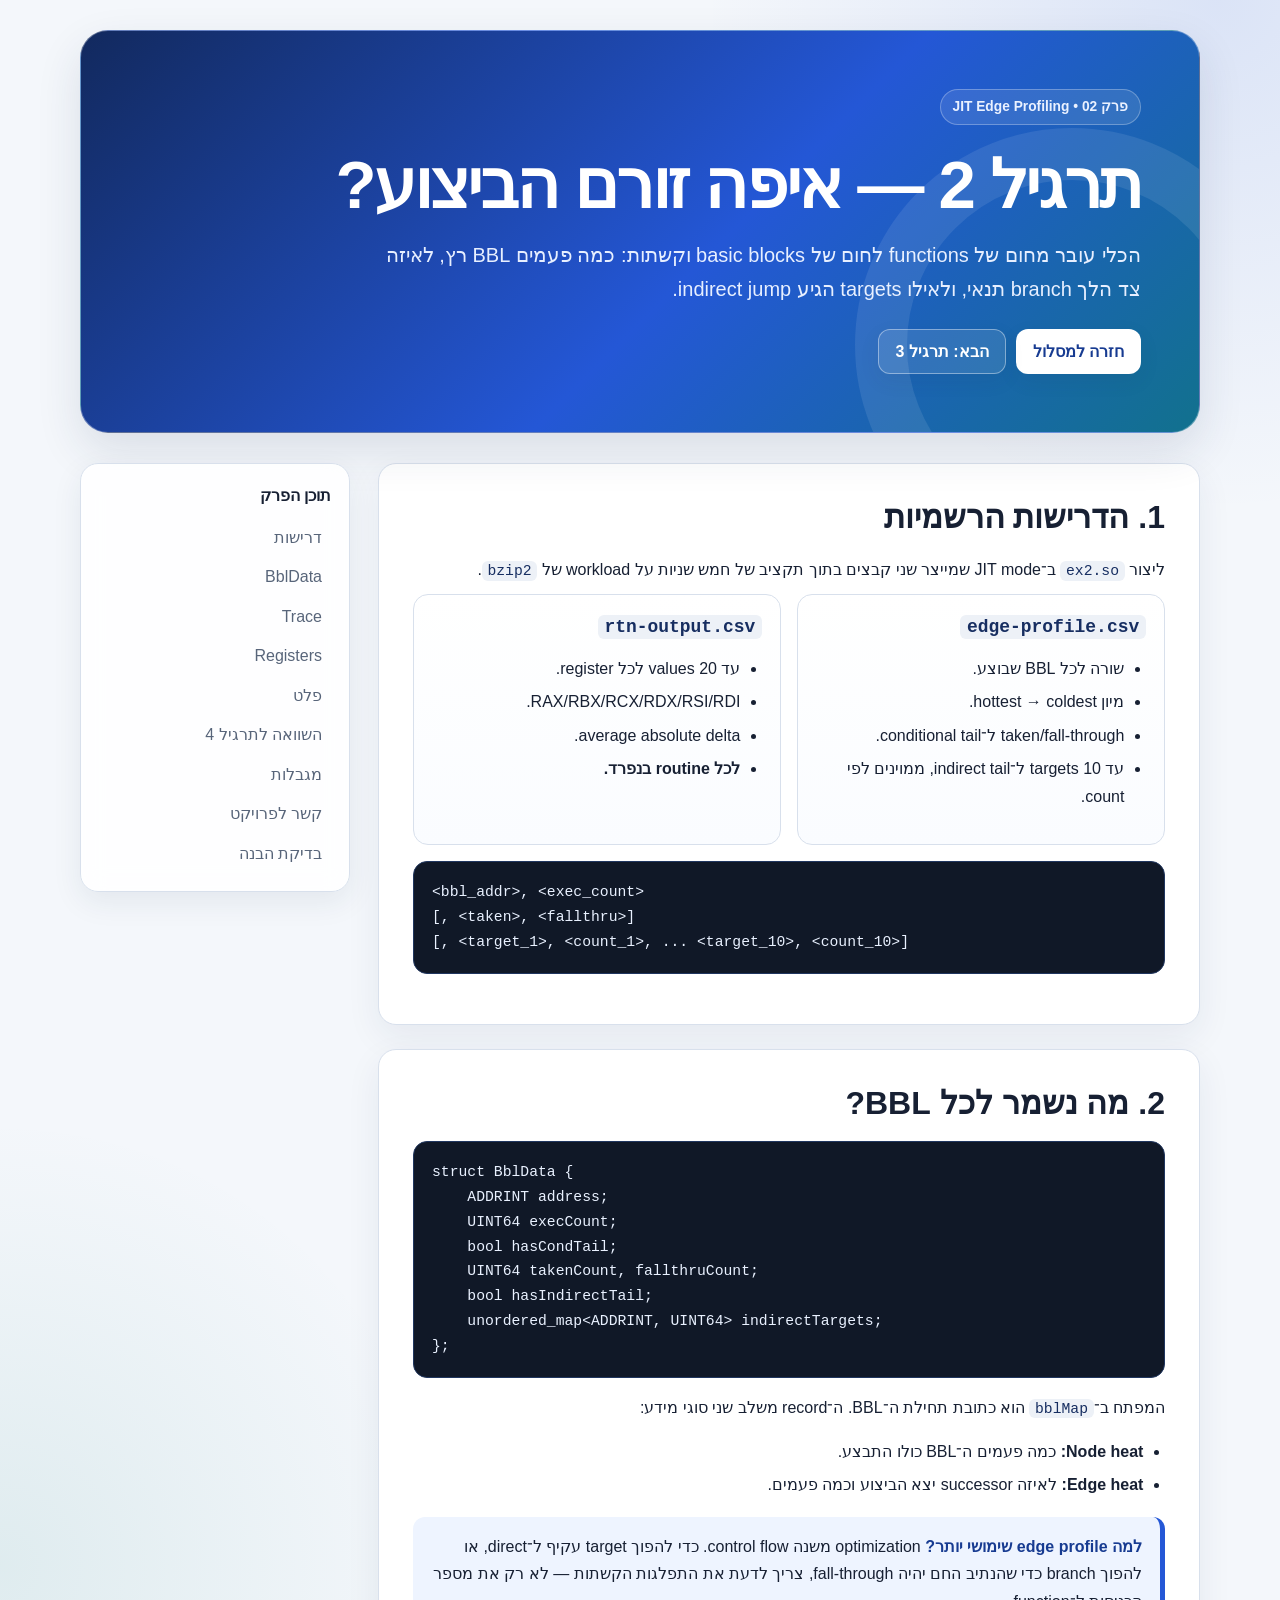
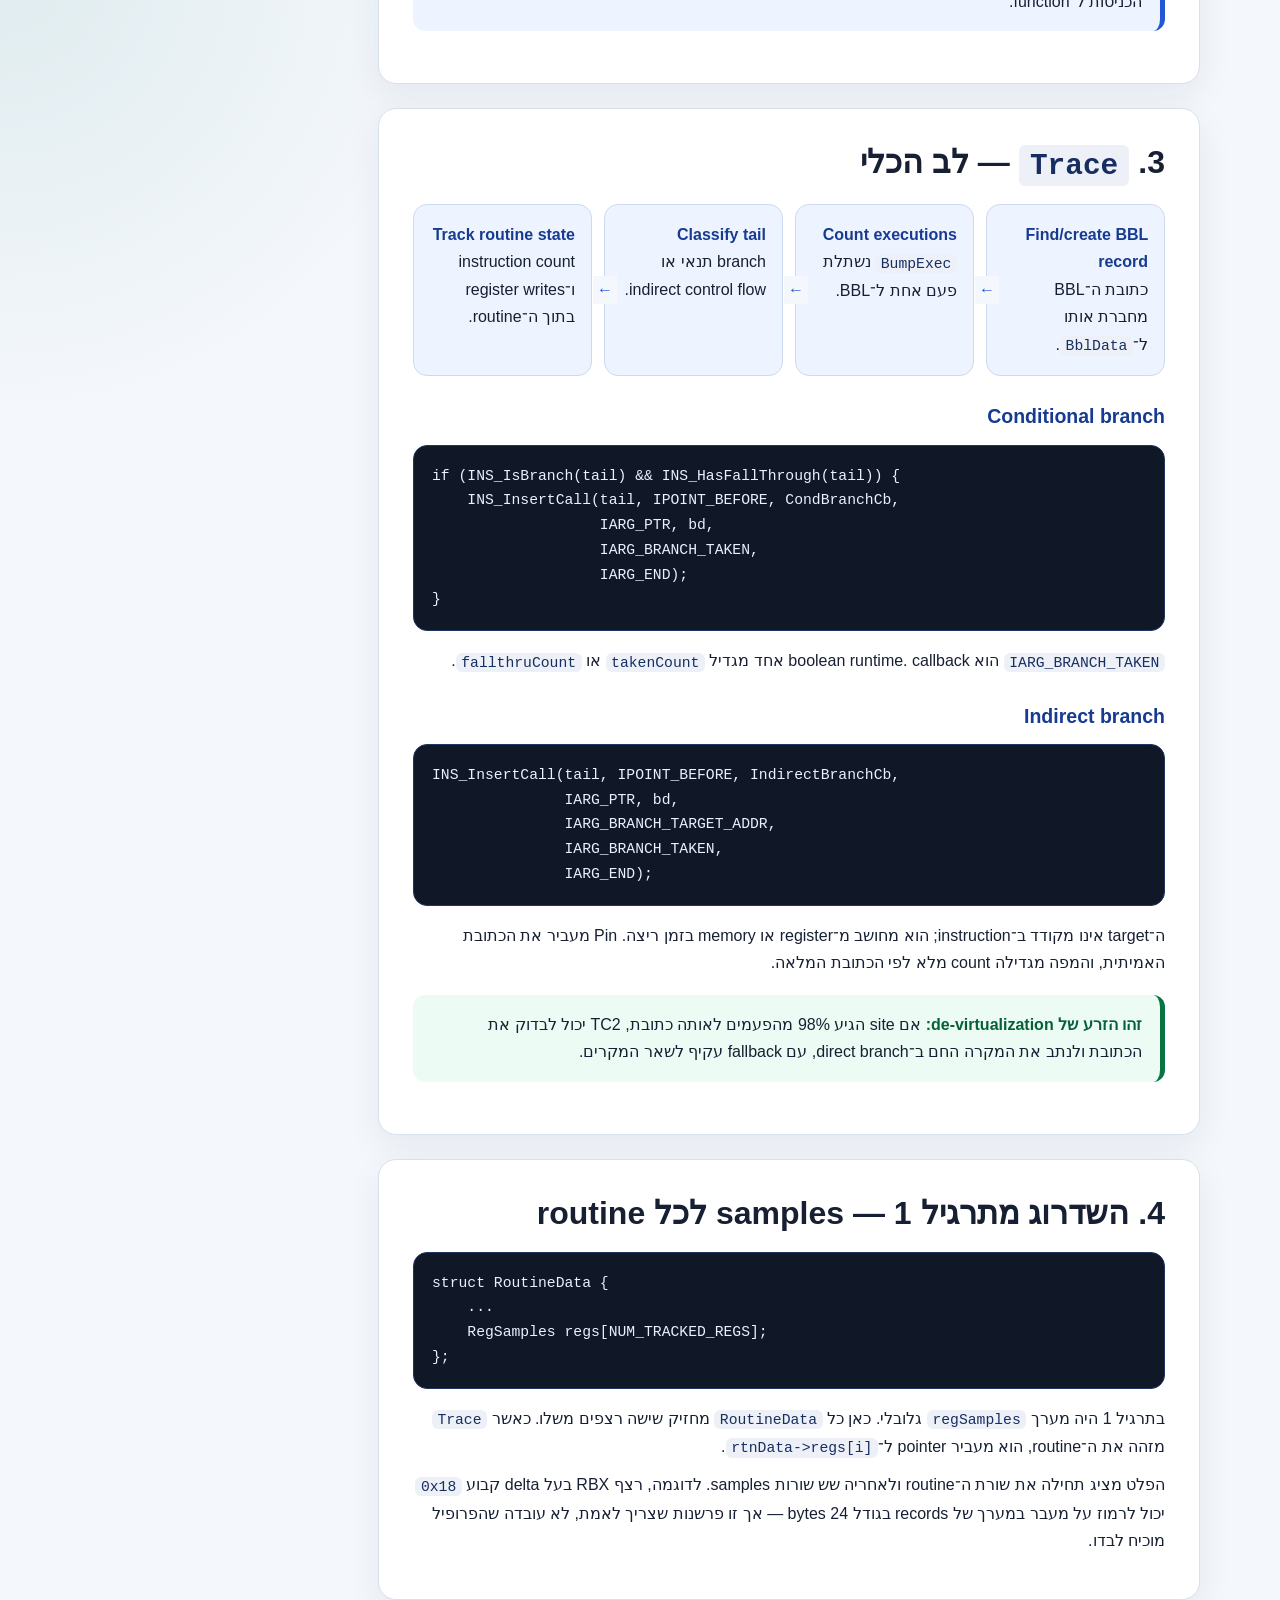
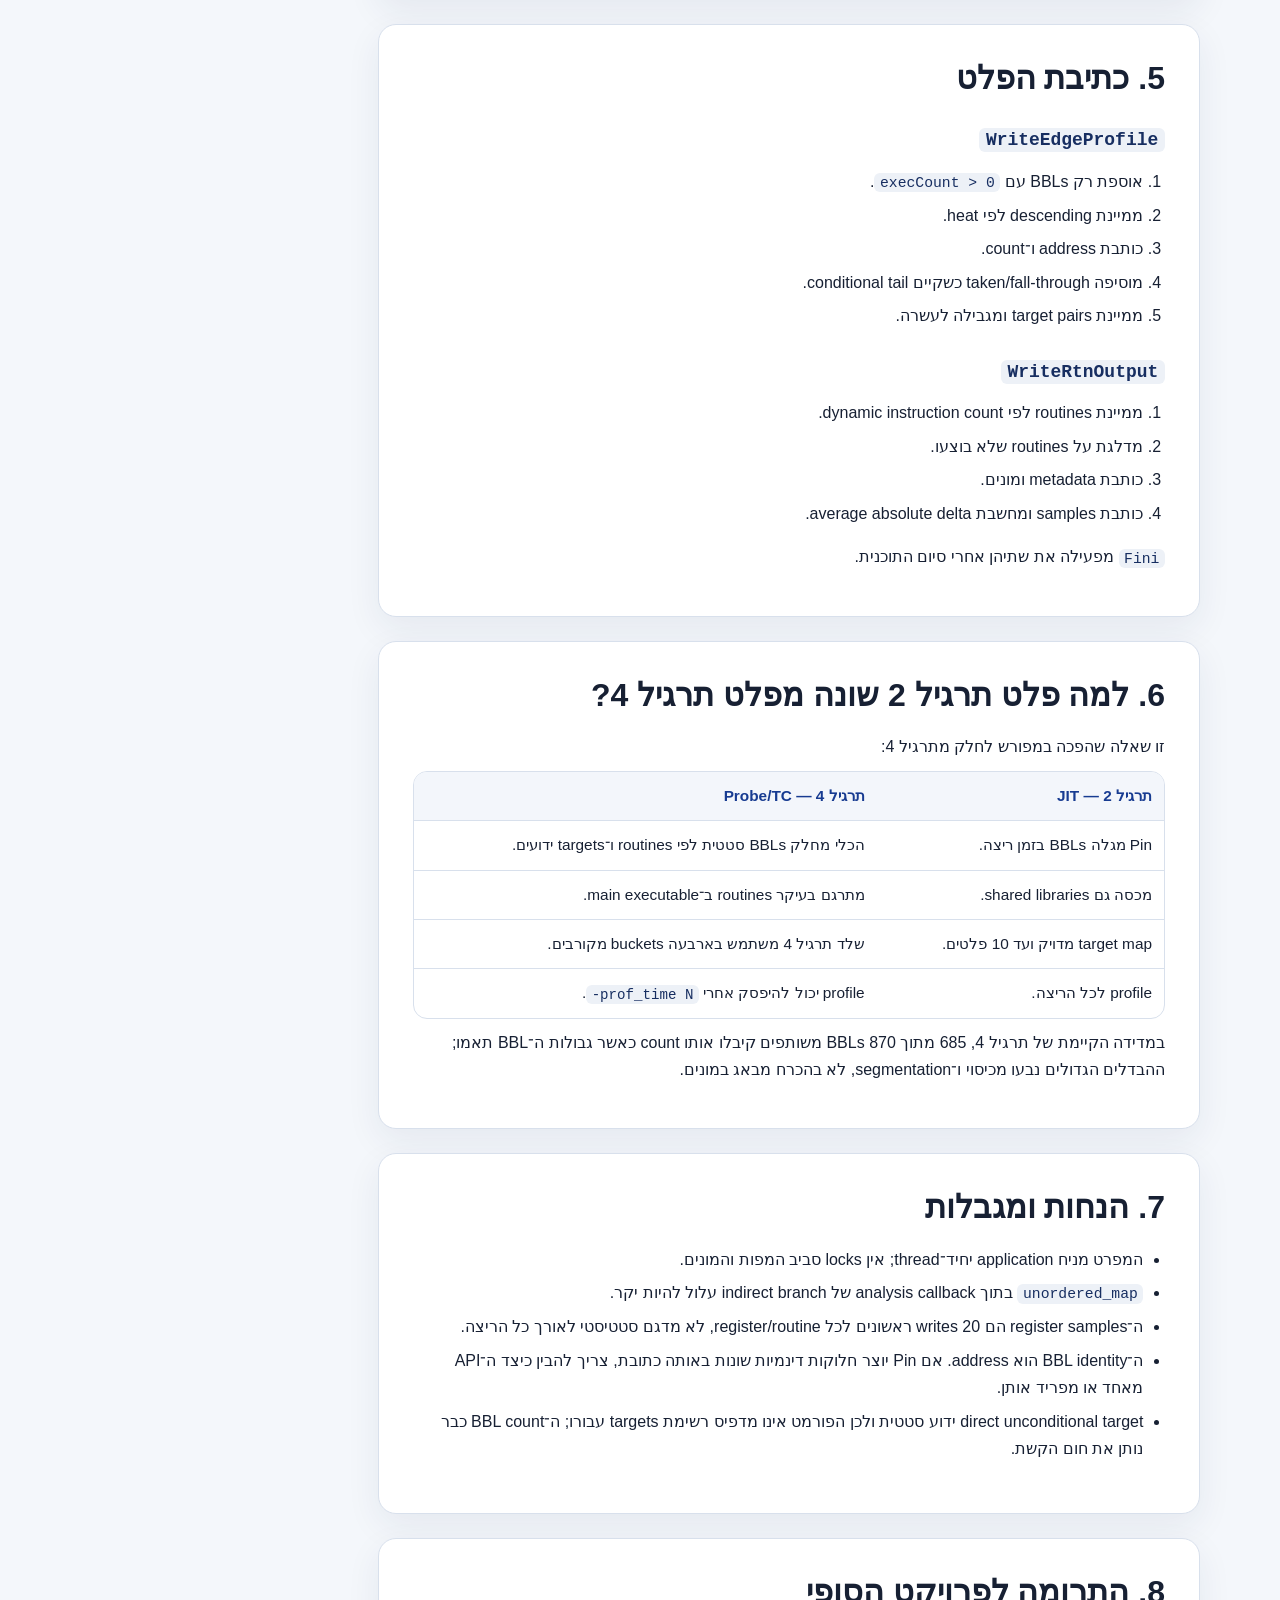
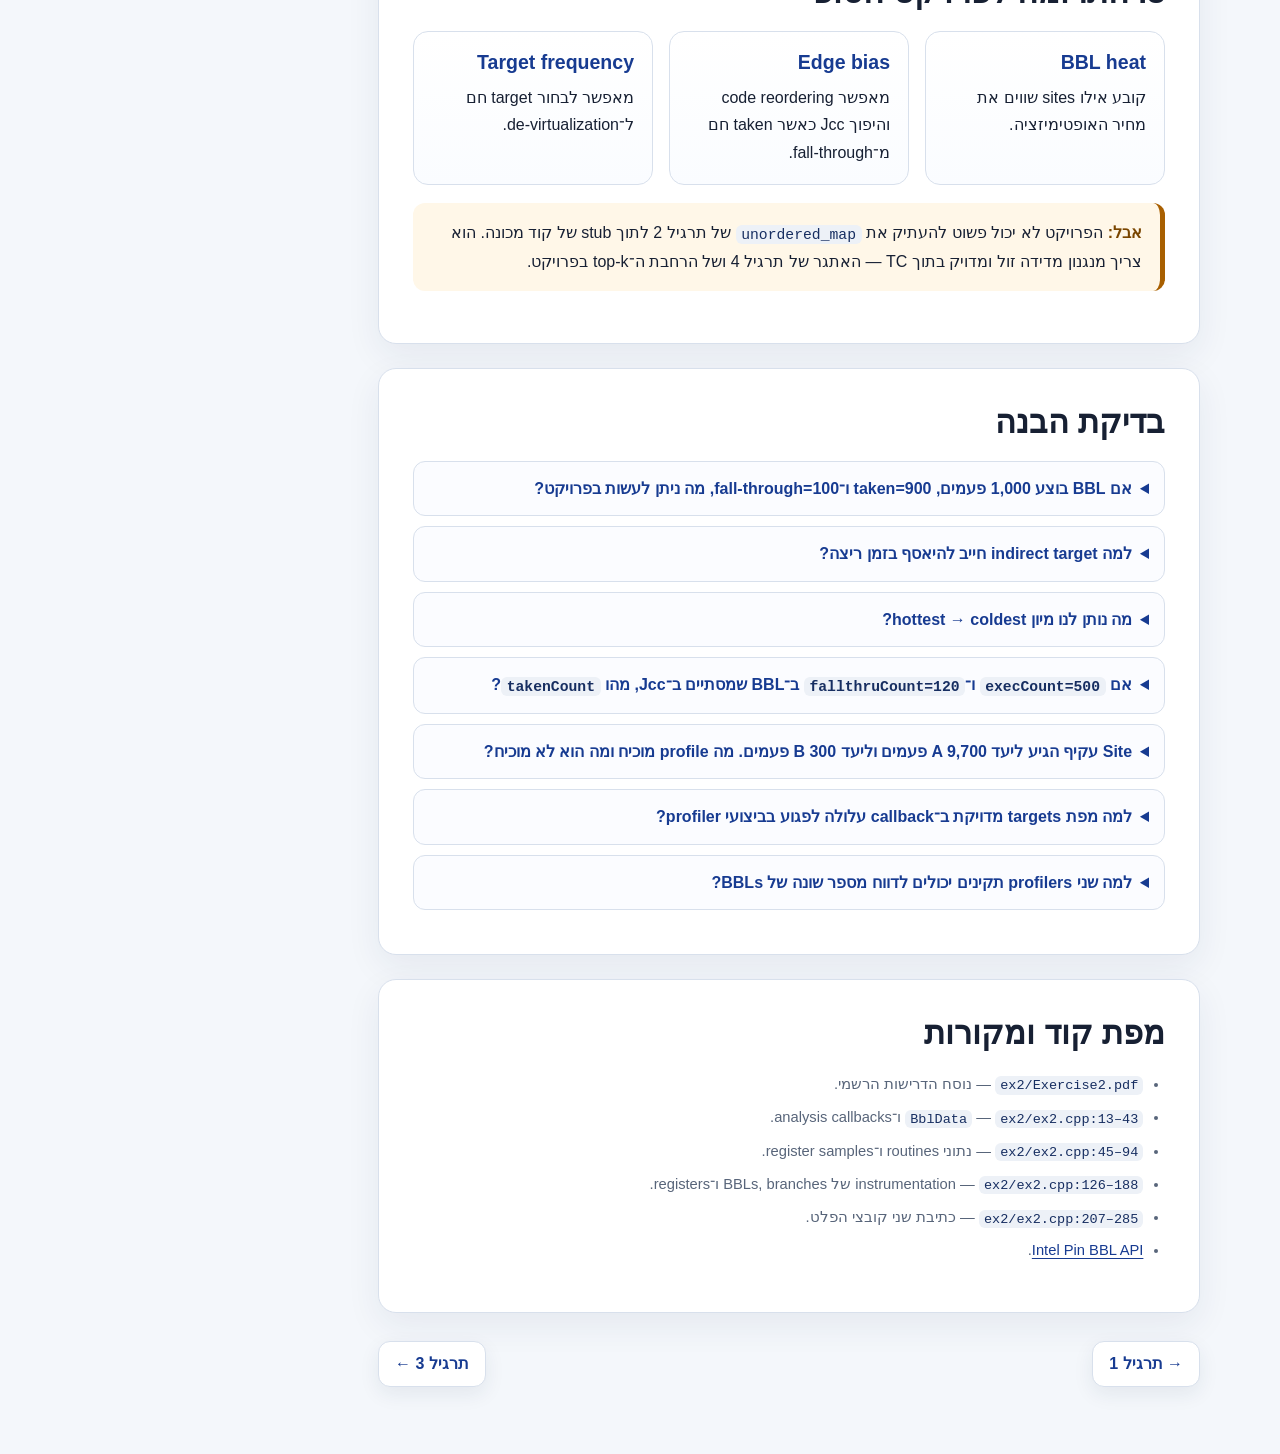
<file: walkthrough/lessons/0003-exercise-2.html>
<!doctype html>
<html lang="he" dir="rtl">
<head><meta charset="utf-8"><meta name="viewport" content="width=device-width, initial-scale=1"><title>02 — תרגיל 2</title><link rel="stylesheet" href="../assets/style.css"></head>
<body><div class="page">
  <header class="hero"><span class="eyebrow">פרק 02 • JIT Edge Profiling</span><h1>תרגיל 2 — איפה זורם הביצוע?</h1><p>הכלי עובר מחום של functions לחום של basic blocks וקשתות: כמה פעמים BBL רץ, לאיזה צד הלך branch תנאי, ולאילו targets הגיע indirect jump.</p><div class="toolbar"><a class="button" href="../index.html">חזרה למסלול</a><a class="button secondary" href="0004-exercise-3.html">הבא: תרגיל 3</a></div></header>
  <div class="layout">
    <main>
      <section id="requirements">
        <h2>1. הדרישות הרשמיות</h2>
        <p>ליצור <code>ex2.so</code> ב־JIT mode שמייצר שני קבצים בתוך תקציב של חמש שניות על workload של <code>bzip2</code>.</p>
        <div class="grid">
          <div class="card"><h3><code>edge-profile.csv</code></h3><ul><li>שורה לכל BBL שבוצע.</li><li>מיון hottest → coldest.</li><li>taken/fall-through ל־conditional tail.</li><li>עד 10 targets ל־indirect tail, ממוינים לפי count.</li></ul></div>
          <div class="card"><h3><code>rtn-output.csv</code></h3><ul><li>עד 20 values לכל register.</li><li>RAX/RBX/RCX/RDX/RSI/RDI.</li><li>average absolute delta.</li><li><strong>לכל routine בנפרד.</strong></li></ul></div>
        </div>
        <pre><code>&lt;bbl_addr&gt;, &lt;exec_count&gt;
[, &lt;taken&gt;, &lt;fallthru&gt;]
[, &lt;target_1&gt;, &lt;count_1&gt;, ... &lt;target_10&gt;, &lt;count_10&gt;]</code></pre>
      </section>

      <section id="bbl-data">
        <h2>2. מה נשמר לכל BBL?</h2>
        <pre><code>struct BblData {
    ADDRINT address;
    UINT64 execCount;
    bool hasCondTail;
    UINT64 takenCount, fallthruCount;
    bool hasIndirectTail;
    unordered_map&lt;ADDRINT, UINT64&gt; indirectTargets;
};</code></pre>
        <p>המפתח ב־<code>bblMap</code> הוא כתובת תחילת ה־BBL. ה־record משלב שני סוגי מידע:</p>
        <ul><li><strong>Node heat:</strong> כמה פעמים ה־BBL כולו התבצע.</li><li><strong>Edge heat:</strong> לאיזה successor יצא הביצוע וכמה פעמים.</li></ul>
        <div class="callout"><strong>למה edge profile שימושי יותר?</strong> optimization משנה control flow. כדי להפוך target עקיף ל־direct, או להפוך branch כדי שהנתיב החם יהיה fall-through, צריך לדעת את התפלגות הקשתות — לא רק את מספר הכניסות ל־function.</div>
      </section>

      <section id="trace">
        <h2>3. <code>Trace</code> — לב הכלי</h2>
        <div class="flow" style="--steps:4"><div class="step"><b>Find/create BBL record</b>כתובת ה־BBL מחברת אותו ל־<code>BblData</code>.</div><div class="step"><b>Count executions</b><code>BumpExec</code> נשתלת פעם אחת ל־BBL.</div><div class="step"><b>Classify tail</b>branch תנאי או indirect control flow.</div><div class="step"><b>Track routine state</b>instruction count ו־register writes בתוך ה־routine.</div></div>

        <h3>Conditional branch</h3>
        <pre><code>if (INS_IsBranch(tail) &amp;&amp; INS_HasFallThrough(tail)) {
    INS_InsertCall(tail, IPOINT_BEFORE, CondBranchCb,
                   IARG_PTR, bd,
                   IARG_BRANCH_TAKEN,
                   IARG_END);
}</code></pre>
        <p><code>IARG_BRANCH_TAKEN</code> הוא boolean runtime. callback אחד מגדיל <code>takenCount</code> או <code>fallthruCount</code>.</p>

        <h3>Indirect branch</h3>
        <pre><code>INS_InsertCall(tail, IPOINT_BEFORE, IndirectBranchCb,
               IARG_PTR, bd,
               IARG_BRANCH_TARGET_ADDR,
               IARG_BRANCH_TAKEN,
               IARG_END);</code></pre>
        <p>ה־target אינו מקודד ב־instruction; הוא מחושב מ־register או memory בזמן ריצה. Pin מעביר את הכתובת האמיתית, והמפה מגדילה count מלא לפי הכתובת המלאה.</p>
        <div class="callout success"><strong>זהו הזרע של de-virtualization:</strong> אם site הגיע 98% מהפעמים לאותה כתובת, TC2 יכול לבדוק את הכתובת ולנתב את המקרה החם ב־direct branch, עם fallback עקיף לשאר המקרים.</div>
      </section>

      <section id="routine-registers">
        <h2>4. השדרוג מתרגיל 1 — samples לכל routine</h2>
        <pre><code>struct RoutineData {
    ...
    RegSamples regs[NUM_TRACKED_REGS];
};</code></pre>
        <p>בתרגיל 1 היה מערך <code>regSamples</code> גלובלי. כאן כל <code>RoutineData</code> מחזיק שישה רצפים משלו. כאשר <code>Trace</code> מזהה את ה־routine, הוא מעביר pointer ל־<code>rtnData-&gt;regs[i]</code>.</p>
        <p>הפלט מציג תחילה את שורת ה־routine ולאחריה שש שורות samples. לדוגמה, רצף RBX בעל delta קבוע <code>0x18</code> יכול לרמוז על מעבר במערך של records בגודל 24 bytes — אך זו פרשנות שצריך לאמת, לא עובדה שהפרופיל מוכיח לבדו.</p>
      </section>

      <section id="output">
        <h2>5. כתיבת הפלט</h2>
        <h3><code>WriteEdgeProfile</code></h3>
        <ol><li>אוספת רק BBLs עם <code>execCount &gt; 0</code>.</li><li>ממיינת descending לפי heat.</li><li>כותבת address ו־count.</li><li>מוסיפה taken/fall-through כשקיים conditional tail.</li><li>ממיינת target pairs ומגבילה לעשרה.</li></ol>
        <h3><code>WriteRtnOutput</code></h3>
        <ol><li>ממיינת routines לפי dynamic instruction count.</li><li>מדלגת על routines שלא בוצעו.</li><li>כותבת metadata ומונים.</li><li>כותבת samples ומחשבת average absolute delta.</li></ol>
        <p><code>Fini</code> מפעילה את שתיהן אחרי סיום התוכנית.</p>
      </section>

      <section id="jit-vs-static">
        <h2>6. למה פלט תרגיל 2 שונה מפלט תרגיל 4?</h2>
        <p>זו שאלה שהפכה במפורש לחלק מתרגיל 4:</p>
        <div class="table-wrap"><table><thead><tr><th>תרגיל 2 — JIT</th><th>תרגיל 4 — Probe/TC</th></tr></thead><tbody>
          <tr><td>Pin מגלה BBLs בזמן ריצה.</td><td>הכלי מחלק BBLs סטטית לפי routines ו־targets ידועים.</td></tr>
          <tr><td>מכסה גם shared libraries.</td><td>מתרגם בעיקר routines ב־main executable.</td></tr>
          <tr><td>target map מדויק ועד 10 פלטים.</td><td>שלד תרגיל 4 משתמש בארבעה buckets מקורבים.</td></tr>
          <tr><td>profile לכל הריצה.</td><td>profile יכול להיפסק אחרי <code>-prof_time N</code>.</td></tr>
        </tbody></table></div>
        <p>במדידה הקיימת של תרגיל 4, 685 מתוך 870 BBLs משותפים קיבלו אותו count כאשר גבולות ה־BBL תאמו; ההבדלים הגדולים נבעו מכיסוי ו־segmentation, לא בהכרח מבאג במונים.</p>
      </section>

      <section id="limits">
        <h2>7. הנחות ומגבלות</h2>
        <ul>
          <li>המפרט מניח application יחיד־thread; אין locks סביב המפות והמונים.</li>
          <li><code>unordered_map</code> בתוך analysis callback של indirect branch עלול להיות יקר.</li>
          <li>ה־register samples הם 20 writes ראשונים לכל register/routine, לא מדגם סטטיסטי לאורך כל הריצה.</li>
          <li>ה־BBL identity הוא address. אם Pin יוצר חלוקות דינמיות שונות באותה כתובת, צריך להבין כיצד ה־API מאחד או מפריד אותן.</li>
          <li>direct unconditional target ידוע סטטית ולכן הפורמט אינו מדפיס רשימת targets עבורו; ה־BBL count כבר נותן את חום הקשת.</li>
        </ul>
      </section>

      <section id="project-link">
        <h2>8. התרומה לפרויקט הסופי</h2>
        <div class="grid three">
          <div class="card"><h3>BBL heat</h3><p>קובע אילו sites שווים את מחיר האופטימיזציה.</p></div>
          <div class="card"><h3>Edge bias</h3><p>מאפשר code reordering והיפוך Jcc כאשר taken חם מ־fall-through.</p></div>
          <div class="card"><h3>Target frequency</h3><p>מאפשר לבחור target חם ל־de-virtualization.</p></div>
        </div>
        <div class="callout warning"><strong>אבל:</strong> הפרויקט לא יכול פשוט להעתיק את <code>unordered_map</code> של תרגיל 2 לתוך stub של קוד מכונה. הוא צריך מנגנון מדידה זול ומדויק בתוך TC — האתגר של תרגיל 4 ושל הרחבת ה־top-k בפרויקט.</div>
      </section>

      <section class="quiz" id="quiz"><h2>בדיקת הבנה</h2>
        <details><summary>אם BBL בוצע 1,000 פעמים, taken=900 ו־fall-through=100, מה ניתן לעשות בפרויקט?</summary><p>אם ה־layout המקורי שם את taken כ־branch ואת fall-through כרצף, אפשר לשקול להפוך את התנאי ולהחליף יעדים כך שהקשת החמה תהפוך ל־fall-through. צריך לשמור semantics ולתקן targets.</p></details>
        <details><summary>למה indirect target חייב להיאסף בזמן ריצה?</summary><p>כי הכתובת נקבעת מ־register/memory ולא מופיעה כ־immediate קבוע בתוך instruction. static decoder לבדו אינו יודע מה יהיה ה־target.</p></details>
        <details><summary>מה נותן לנו מיון hottest → coldest?</summary><p>הוא מציב מיד בראש הפלט את הקוד שבו שינוי קטן יכול להשפיע על רוב זמן הריצה, וגם עוזר לבחור threshold לפרויקט.</p></details>
        <details><summary>אם <code>execCount=500</code> ו־<code>fallthruCount=120</code> ב־BBL שמסתיים ב־Jcc, מהו <code>takenCount</code>?</summary><p>380. כל execution בוחר בדיוק אחת משתי הקשתות, ולכן <code>taken = exec - fall-through</code>.</p></details>
        <details><summary>Site עקיף הגיע ליעד A 9,700 פעמים וליעד B 300 פעמים. מה profile מוכיח ומה הוא לא מוכיח?</summary><p>הוא מוכיח שבחלון שנמדד A קיבל 97% מן ההגעות. הוא אינו מוכיח ש־A יהיה היעד בכל input או phase עתידי, ולכן עדיין נדרש fallback ל־B וליעדים חדשים.</p></details>
        <details><summary>למה מפת targets מדויקת ב־callback עלולה לפגוע בביצועי profiler?</summary><p>כל indirect execution עלול לבצע hash, חיפוש ולעיתים allocation. זו מדידה מדויקת אך יקרה; בפרויקט מחפשים מבנה bounded ופשוט יותר שנשאר מדויק ל־targets הנשמרים.</p></details>
        <details><summary>למה שני profilers תקינים יכולים לדווח מספר שונה של BBLs?</summary><p>JIT ותרגום סטטי יכולים לחלק instructions לגבולות BBL שונים ולכסות images שונים. משווים counts רק לאחר שמוודאים שהכתובות והגבולות מייצגים אותו block.</p></details>
      </section>
      <section id="code-map"><h2>מפת קוד ומקורות</h2><ul class="source-list"><li><code>ex2/Exercise2.pdf</code> — נוסח הדרישות הרשמי.</li><li><code>ex2/ex2.cpp:13–43</code> — <code>BblData</code> ו־analysis callbacks.</li><li><code>ex2/ex2.cpp:45–94</code> — נתוני routines ו־register samples.</li><li><code>ex2/ex2.cpp:126–188</code> — instrumentation של BBLs, branches ו־registers.</li><li><code>ex2/ex2.cpp:207–285</code> — כתיבת שני קובצי הפלט.</li><li><a href="https://software.intel.com/sites/landingpage/pintool/docs/98650/Pin/doc/html/group__BBL.html">Intel Pin BBL API</a>.</li></ul></section>
      <nav class="pager"><a class="button" href="0002-exercise-1.html">→ תרגיל 1</a><a class="button" href="0004-exercise-3.html">תרגיל 3 ←</a></nav>
    </main>
    <aside class="toc"><strong>תוכן הפרק</strong><a href="#requirements">דרישות</a><a href="#bbl-data">BblData</a><a href="#trace">Trace</a><a href="#routine-registers">Registers</a><a href="#output">פלט</a><a href="#jit-vs-static">השוואה לתרגיל 4</a><a href="#limits">מגבלות</a><a href="#project-link">קשר לפרויקט</a><a href="#quiz">בדיקת הבנה</a></aside>
  </div>
</div></body></html>
</file>
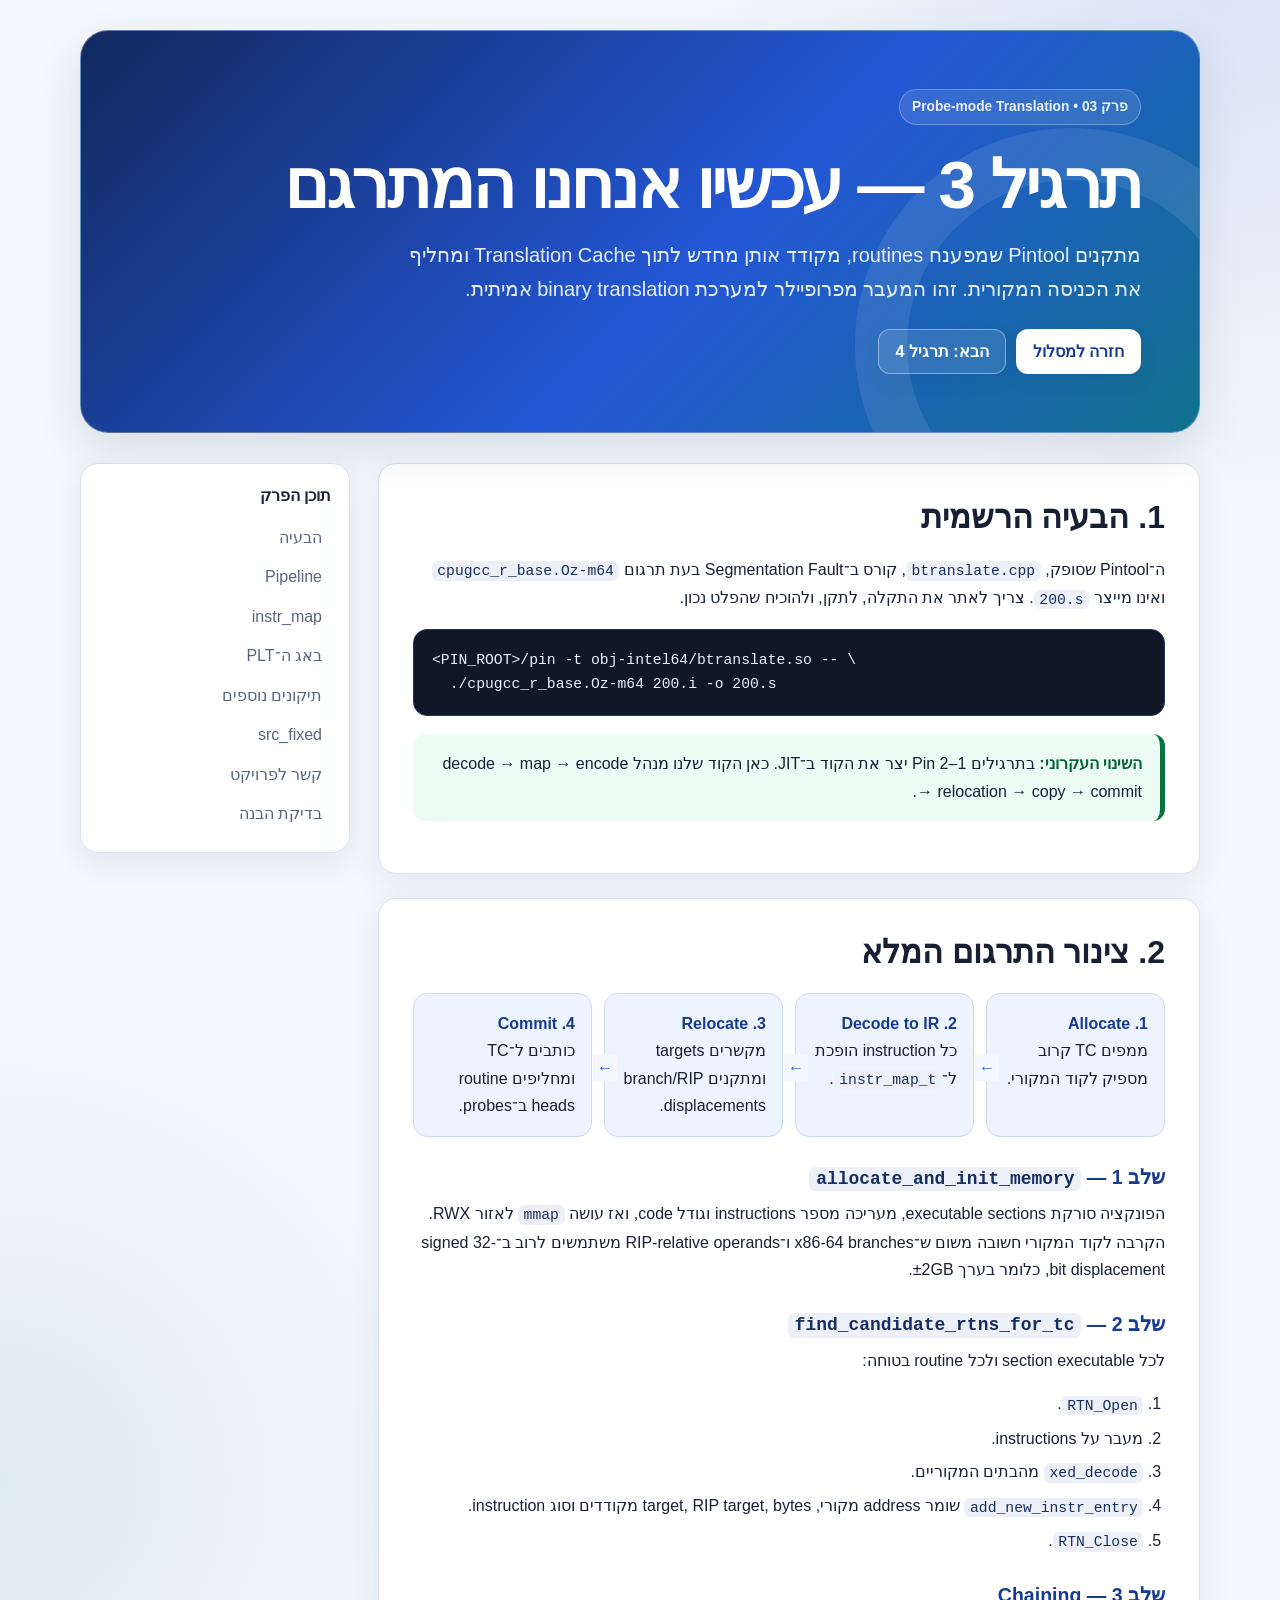
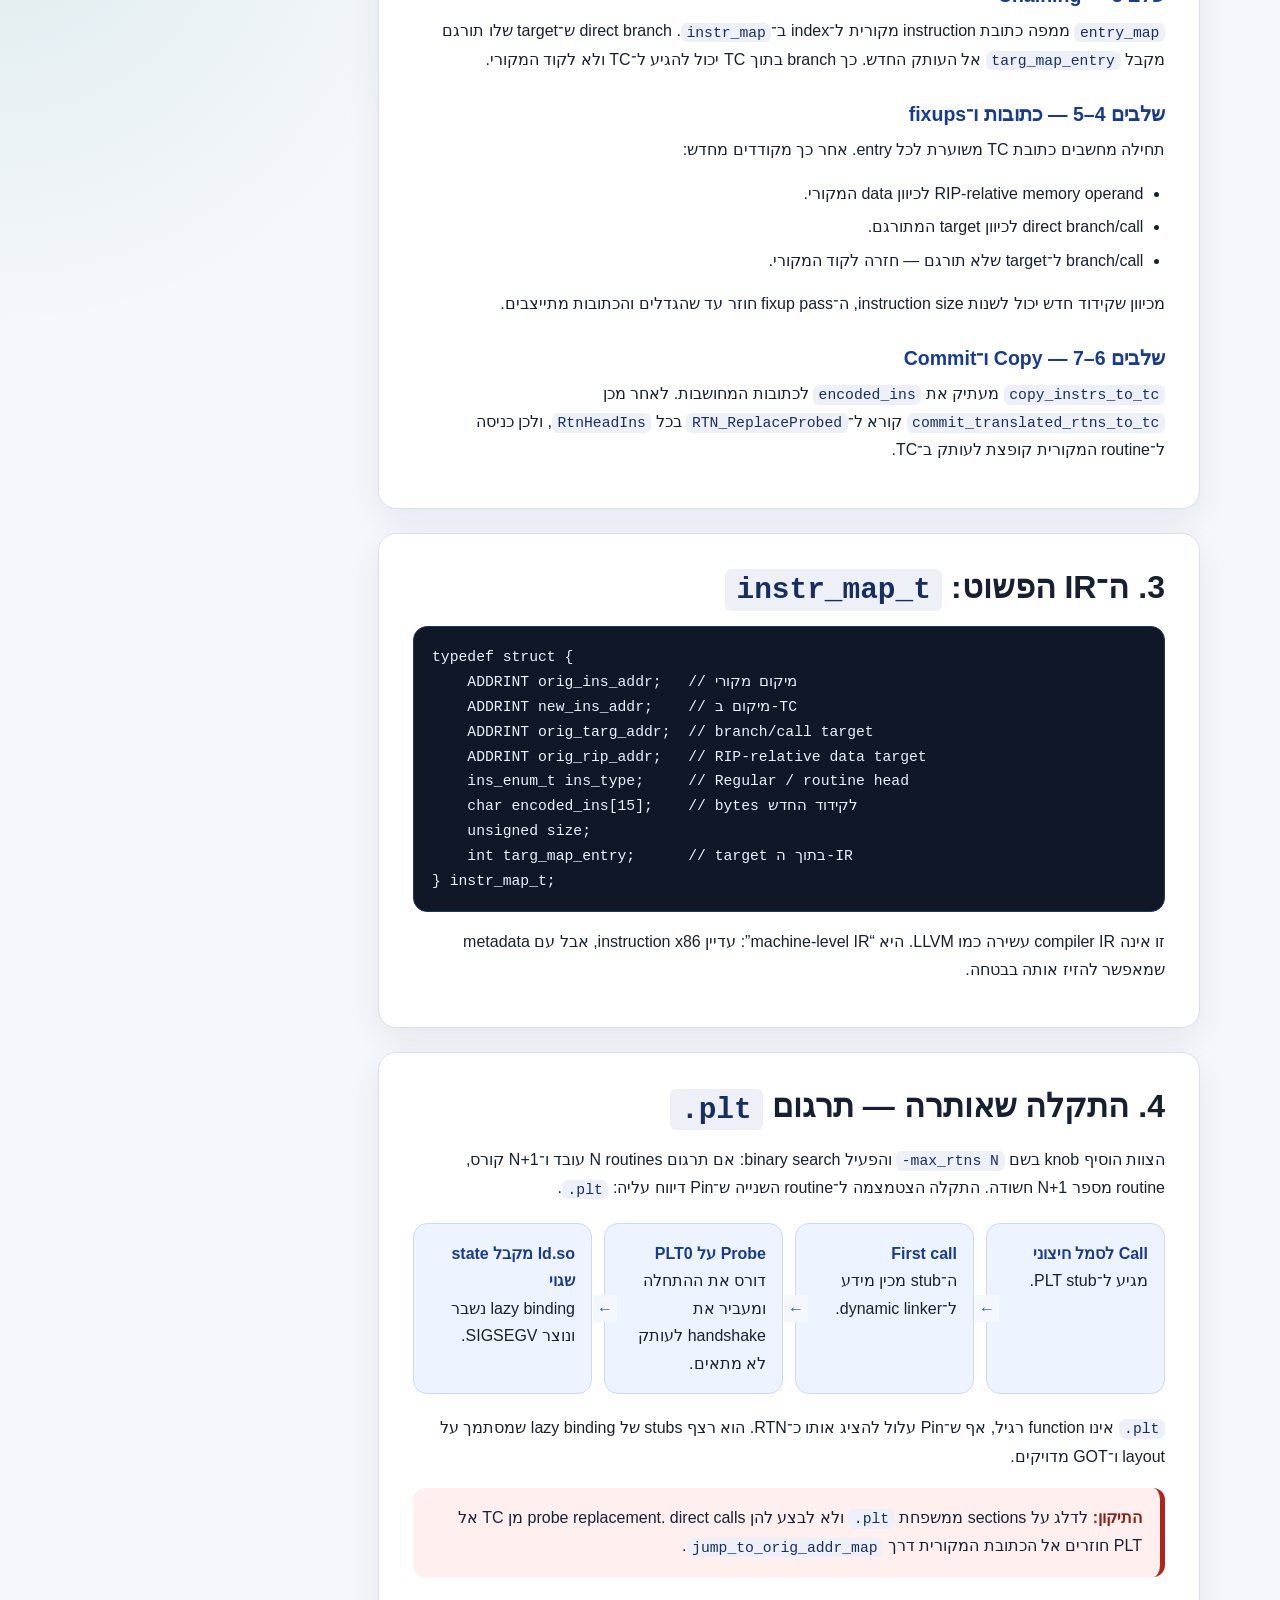
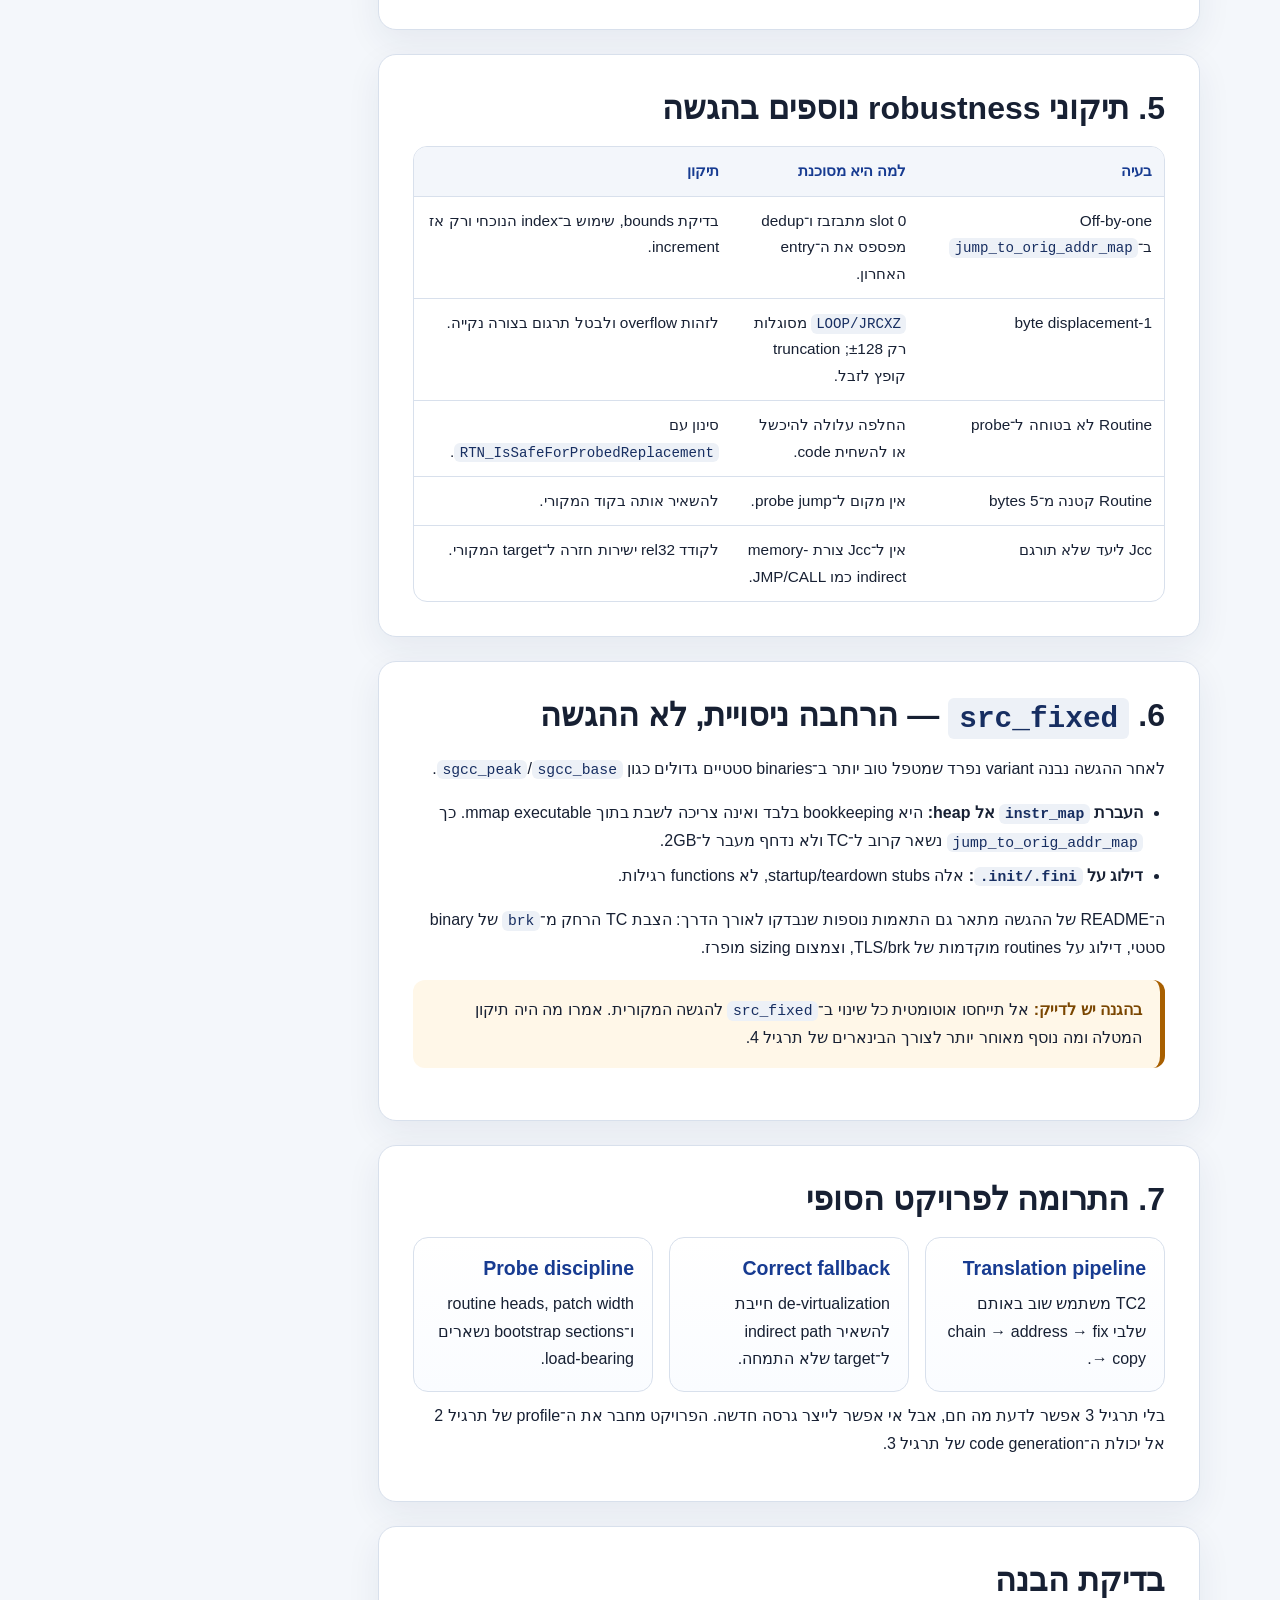
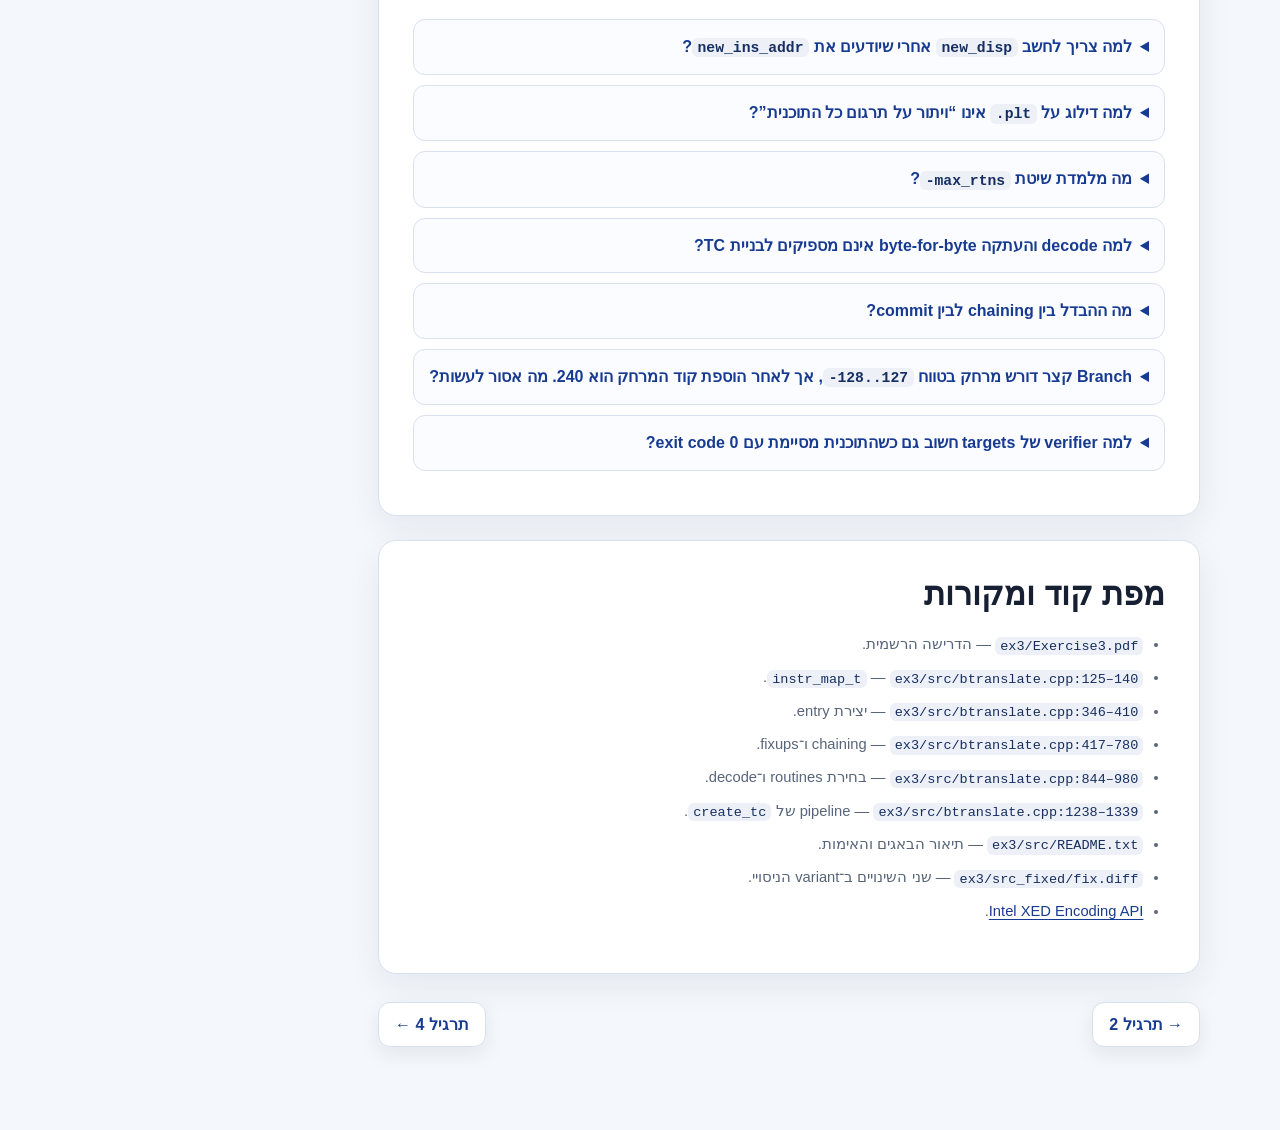
<file: walkthrough/lessons/0004-exercise-3.html>
<!doctype html>
<html lang="he" dir="rtl">
<head><meta charset="utf-8"><meta name="viewport" content="width=device-width, initial-scale=1"><title>03 — תרגיל 3</title><link rel="stylesheet" href="../assets/style.css"></head>
<body><div class="page">
  <header class="hero"><span class="eyebrow">פרק 03 • Probe-mode Translation</span><h1>תרגיל 3 — עכשיו אנחנו המתרגם</h1><p>מתקנים Pintool שמפענח routines, מקודד אותן מחדש לתוך Translation Cache ומחליף את הכניסה המקורית. זהו המעבר מפרופיילר למערכת binary translation אמיתית.</p><div class="toolbar"><a class="button" href="../index.html">חזרה למסלול</a><a class="button secondary" href="0005-exercise-4.html">הבא: תרגיל 4</a></div></header>
  <div class="layout">
    <main>
      <section id="problem">
        <h2>1. הבעיה הרשמית</h2>
        <p>ה־Pintool שסופק, <code>btranslate.cpp</code>, קורס ב־Segmentation Fault בעת תרגום <code>cpugcc_r_base.Oz-m64</code> ואינו מייצר <code>200.s</code>. צריך לאתר את התקלה, לתקן, ולהוכיח שהפלט נכון.</p>
        <pre><code>&lt;PIN_ROOT&gt;/pin -t obj-intel64/btranslate.so -- \
  ./cpugcc_r_base.Oz-m64 200.i -o 200.s</code></pre>
        <div class="callout success"><strong>השינוי העקרוני:</strong> בתרגילים 1–2 Pin יצר את הקוד ב־JIT. כאן הקוד שלנו מנהל decode → map → encode → relocation → copy → commit.</div>
      </section>

      <section id="pipeline">
        <h2>2. צינור התרגום המלא</h2>
        <div class="flow" style="--steps:4"><div class="step"><b>1. Allocate</b>ממפים TC קרוב מספיק לקוד המקורי.</div><div class="step"><b>2. Decode to IR</b>כל instruction הופכת ל־<code>instr_map_t</code>.</div><div class="step"><b>3. Relocate</b>מקשרים targets ומתקנים branch/RIP displacements.</div><div class="step"><b>4. Commit</b>כותבים ל־TC ומחליפים routine heads ב־probes.</div></div>

        <h3>שלב 1 — <code>allocate_and_init_memory</code></h3>
        <p>הפונקציה סורקת executable sections, מעריכה מספר instructions וגודל code, ואז עושה <code>mmap</code> לאזור RWX. הקרבה לקוד המקורי חשובה משום ש־x86-64 branches ו־RIP-relative operands משתמשים לרוב ב־signed 32-bit displacement, כלומר בערך ±2GB.</p>

        <h3>שלב 2 — <code>find_candidate_rtns_for_tc</code></h3>
        <p>לכל section executable ולכל routine בטוחה:</p>
        <ol><li><code>RTN_Open</code>.</li><li>מעבר על instructions.</li><li><code>xed_decode</code> מהבתים המקוריים.</li><li><code>add_new_instr_entry</code> שומר address מקורי, target, RIP target, bytes מקודדים וסוג instruction.</li><li><code>RTN_Close</code>.</li></ol>

        <h3>שלב 3 — Chaining</h3>
        <p><code>entry_map</code> ממפה כתובת instruction מקורית ל־index ב־<code>instr_map</code>. direct branch ש־target שלו תורגם מקבל <code>targ_map_entry</code> אל העותק החדש. כך branch בתוך TC יכול להגיע ל־TC ולא לקוד המקורי.</p>

        <h3>שלבים 4–5 — כתובות ו־fixups</h3>
        <p>תחילה מחשבים כתובת TC משוערת לכל entry. אחר כך מקודדים מחדש:</p>
        <ul><li>RIP-relative memory operand לכיוון data המקורי.</li><li>direct branch/call לכיוון target המתורגם.</li><li>branch/call ל־target שלא תורגם — חזרה לקוד המקורי.</li></ul>
        <p>מכיוון שקידוד חדש יכול לשנות instruction size, ה־fixup pass חוזר עד שהגדלים והכתובות מתייצבים.</p>

        <h3>שלבים 6–7 — Copy ו־Commit</h3>
        <p><code>copy_instrs_to_tc</code> מעתיק את <code>encoded_ins</code> לכתובות המחושבות. לאחר מכן <code>commit_translated_rtns_to_tc</code> קורא ל־<code>RTN_ReplaceProbed</code> בכל <code>RtnHeadIns</code>, ולכן כניסה ל־routine המקורית קופצת לעותק ב־TC.</p>
      </section>

      <section id="ir">
        <h2>3. ה־IR הפשוט: <code>instr_map_t</code></h2>
        <pre><code>typedef struct {
    ADDRINT orig_ins_addr;   // מיקום מקורי
    ADDRINT new_ins_addr;    // מיקום ב-TC
    ADDRINT orig_targ_addr;  // branch/call target
    ADDRINT orig_rip_addr;   // RIP-relative data target
    ins_enum_t ins_type;     // Regular / routine head
    char encoded_ins[15];    // bytes לקידוד החדש
    unsigned size;
    int targ_map_entry;      // target בתוך ה-IR
} instr_map_t;</code></pre>
        <p>זו אינה compiler IR עשירה כמו LLVM. היא “machine-level IR”: עדיין instruction x86, אבל עם metadata שמאפשר להזיז אותה בבטחה.</p>
      </section>

      <section id="bug">
        <h2>4. התקלה שאותרה — תרגום <code>.plt</code></h2>
        <p>הצוות הוסיף knob בשם <code>-max_rtns N</code> והפעיל binary search: אם תרגום N routines עובד ו־N+1 קורס, routine מספר N+1 חשודה. התקלה הצטמצמה ל־routine השנייה ש־Pin דיווח עליה: <code>.plt</code>.</p>
        <div class="flow" style="--steps:4"><div class="step"><b>Call לסמל חיצוני</b>מגיע ל־PLT stub.</div><div class="step"><b>First call</b>ה־stub מכין מידע ל־dynamic linker.</div><div class="step"><b>Probe על PLT0</b>דורס את ההתחלה ומעביר את handshake לעותק לא מתאים.</div><div class="step"><b>ld.so מקבל state שגוי</b>lazy binding נשבר ונוצר SIGSEGV.</div></div>
        <p><code>.plt</code> אינו function רגיל, אף ש־Pin עלול להציג אותו כ־RTN. הוא רצף stubs של lazy binding שמסתמך על layout ו־GOT מדויקים.</p>
        <div class="callout danger"><strong>התיקון:</strong> לדלג על sections ממשפחת <code>.plt</code> ולא לבצע להן probe replacement. direct calls מן TC אל PLT חוזרים אל הכתובת המקורית דרך <code>jump_to_orig_addr_map</code>.</div>
      </section>

      <section id="other-fixes">
        <h2>5. תיקוני robustness נוספים בהגשה</h2>
        <div class="table-wrap"><table><thead><tr><th>בעיה</th><th>למה היא מסוכנת</th><th>תיקון</th></tr></thead><tbody>
          <tr><td>Off-by-one ב־<code>jump_to_orig_addr_map</code></td><td>slot 0 מתבזבז ו־dedup מפספס את ה־entry האחרון.</td><td>בדיקת bounds, שימוש ב־index הנוכחי ורק אז increment.</td></tr>
          <tr><td>1-byte displacement</td><td><code>LOOP/JRCXZ</code> מסוגלות רק ±128; truncation קופץ לזבל.</td><td>לזהות overflow ולבטל תרגום בצורה נקייה.</td></tr>
          <tr><td>Routine לא בטוחה ל־probe</td><td>החלפה עלולה להיכשל או להשחית code.</td><td>סינון עם <code>RTN_IsSafeForProbedReplacement</code>.</td></tr>
          <tr><td>Routine קטנה מ־5 bytes</td><td>אין מקום ל־probe jump.</td><td>להשאיר אותה בקוד המקורי.</td></tr>
          <tr><td>Jcc ליעד שלא תורגם</td><td>אין ל־Jcc צורת memory-indirect כמו JMP/CALL.</td><td>לקודד rel32 ישירות חזרה ל־target המקורי.</td></tr>
        </tbody></table></div>
      </section>

      <section id="fixed-variant">
        <h2>6. <code>src_fixed</code> — הרחבה ניסויית, לא ההגשה</h2>
        <p>לאחר ההגשה נבנה variant נפרד שמטפל טוב יותר ב־binaries סטטיים גדולים כגון <code>sgcc_base</code>/<code>sgcc_peak</code>.</p>
        <ul>
          <li><strong>העברת <code>instr_map</code> אל heap:</strong> היא bookkeeping בלבד ואינה צריכה לשבת בתוך mmap executable. כך <code>jump_to_orig_addr_map</code> נשאר קרוב ל־TC ולא נדחף מעבר ל־2GB.</li>
          <li><strong>דילוג על <code>.init/.fini</code>:</strong> אלה startup/teardown stubs, לא functions רגילות.</li>
        </ul>
        <p>ה־README של ההגשה מתאר גם התאמות נוספות שנבדקו לאורך הדרך: הצבת TC הרחק מ־<code>brk</code> של binary סטטי, דילוג על routines מוקדמות של TLS/brk, וצמצום sizing מופרז.</p>
        <div class="callout warning"><strong>בהגנה יש לדייק:</strong> אל תייחסו אוטומטית כל שינוי ב־<code>src_fixed</code> להגשה המקורית. אמרו מה היה תיקון המטלה ומה נוסף מאוחר יותר לצורך הבינארים של תרגיל 4.</div>
      </section>

      <section id="project-link">
        <h2>7. התרומה לפרויקט הסופי</h2>
        <div class="grid three"><div class="card"><h3>Translation pipeline</h3><p>TC2 משתמש שוב באותם שלבי chain → address → fix → copy.</p></div><div class="card"><h3>Correct fallback</h3><p>de-virtualization חייבת להשאיר indirect path ל־target שלא התמחה.</p></div><div class="card"><h3>Probe discipline</h3><p>routine heads, patch width ו־bootstrap sections נשארים load-bearing.</p></div></div>
        <p>בלי תרגיל 3 אפשר לדעת מה חם, אבל אי אפשר לייצר גרסה חדשה. הפרויקט מחבר את ה־profile של תרגיל 2 אל יכולת ה־code generation של תרגיל 3.</p>
      </section>

      <section class="quiz" id="quiz"><h2>בדיקת הבנה</h2>
        <details><summary>למה צריך לחשב <code>new_disp</code> אחרי שיודעים את <code>new_ins_addr</code>?</summary><p>כי displacement יחסי תלוי גם במיקום instruction החדשה וגם באורכה. לפני שקובעים layout וקידוד, המרחק החדש אינו ידוע.</p></details>
        <details><summary>למה דילוג על <code>.plt</code> אינו “ויתור על תרגום כל התוכנית”?</summary><p>זהו fallback מכוון: routines רגילות רצות ב־TC, אך stubs רגישים נשארים מקוריים. branches מה־TC יכולים לחזור אליהם ולשמור על lazy binding תקין.</p></details>
        <details><summary>מה מלמדת שיטת <code>-max_rtns</code>?</summary><p>מינימיזציה לפני תיקון: מצמצמים את קבוצת routines עד שמבודדים את הראשונה שהוספתה הופכת run תקין לקריסה.</p></details>
        <details><summary>למה decode והעתקה byte-for-byte אינם מספיקים לבניית TC?</summary><p>כי branches ו־RIP-relative operands מקודדים מרחק מן המיקום הישן. לאחר relocation אותם bytes מצביעים לכתובת אחרת, ולכן צריך encode מחדש ו־fixups.</p></details>
        <details><summary>מה ההבדל בין chaining לבין commit?</summary><p>Chaining מחבר branches בתוך הקוד המתורגם ל־targets מתורגמים. Commit משנה את כניסת ה־routine המקורית בעזרת Pin כך שהביצוע יתחיל בעותק שב־TC.</p></details>
        <details><summary>Branch קצר דורש מרחק בטווח <code>-128..127</code>, אך לאחר הוספת קוד המרחק הוא 240. מה אסור לעשות?</summary><p>אסור לחתוך את 240 ל־byte; הוא יעטוף וינחת במקום שגוי. צריך להרחיב ל־encoding מתאים אם אפשר, או להשאיר את ה־routine לא מתורגמת.</p></details>
        <details><summary>למה verifier של targets חשוב גם כשהתוכנית מסיימת עם exit code 0?</summary><p>נתיב פגום יכול להיות קר ולא להתבצע ב־input הנוכחי. verifier סטטי של ה־TC מגלה branch שנוחת באמצע instruction עוד לפני שהנתיב נלקח.</p></details>
      </section>
      <section id="code-map"><h2>מפת קוד ומקורות</h2><ul class="source-list"><li><code>ex3/Exercise3.pdf</code> — הדרישה הרשמית.</li><li><code>ex3/src/btranslate.cpp:125–140</code> — <code>instr_map_t</code>.</li><li><code>ex3/src/btranslate.cpp:346–410</code> — יצירת entry.</li><li><code>ex3/src/btranslate.cpp:417–780</code> — chaining ו־fixups.</li><li><code>ex3/src/btranslate.cpp:844–980</code> — בחירת routines ו־decode.</li><li><code>ex3/src/btranslate.cpp:1238–1339</code> — pipeline של <code>create_tc</code>.</li><li><code>ex3/src/README.txt</code> — תיאור הבאגים והאימות.</li><li><code>ex3/src_fixed/fix.diff</code> — שני השינויים ב־variant הניסויי.</li><li><a href="https://intelxed.github.io/ref-manual/group__ENC.html">Intel XED Encoding API</a>.</li></ul></section>
      <nav class="pager"><a class="button" href="0003-exercise-2.html">→ תרגיל 2</a><a class="button" href="0005-exercise-4.html">תרגיל 4 ←</a></nav>
    </main>
    <aside class="toc"><strong>תוכן הפרק</strong><a href="#problem">הבעיה</a><a href="#pipeline">Pipeline</a><a href="#ir">instr_map</a><a href="#bug">באג ה־PLT</a><a href="#other-fixes">תיקונים נוספים</a><a href="#fixed-variant">src_fixed</a><a href="#project-link">קשר לפרויקט</a><a href="#quiz">בדיקת הבנה</a></aside>
  </div>
</div></body></html>
</file>
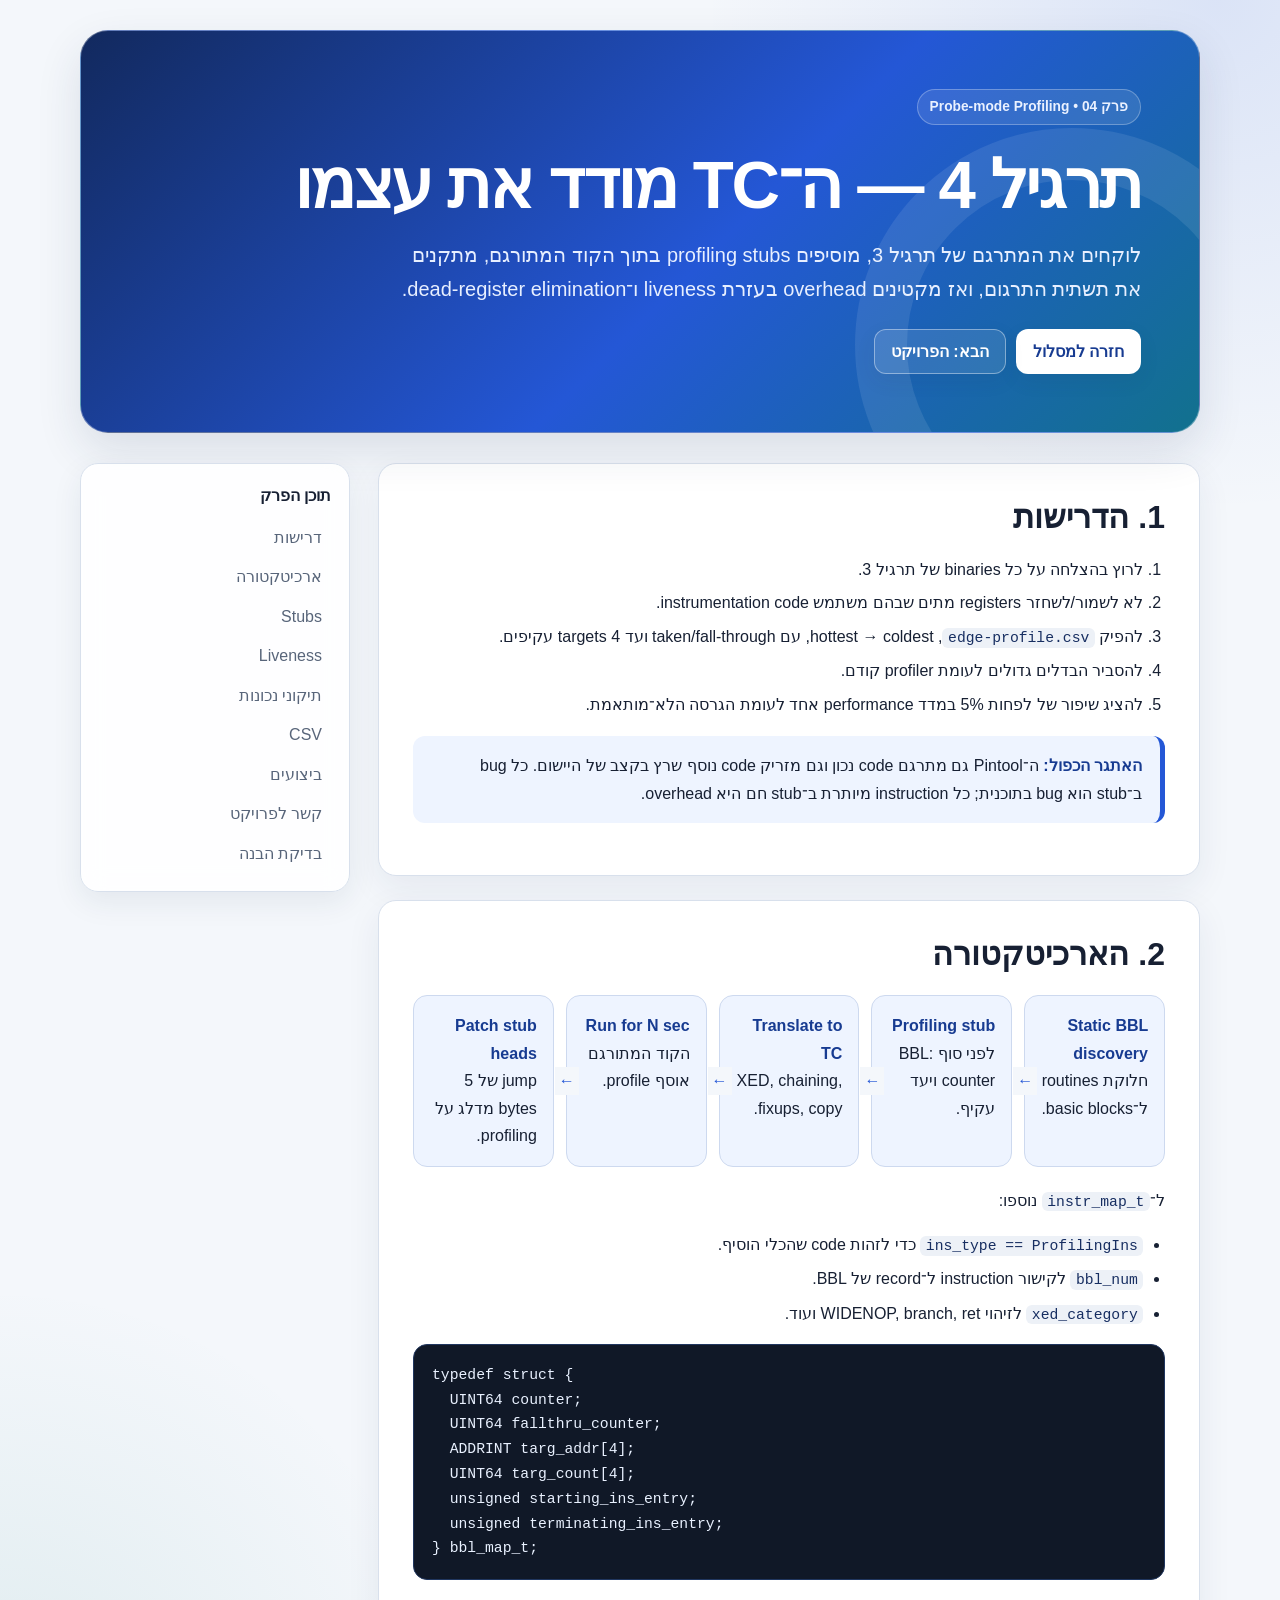
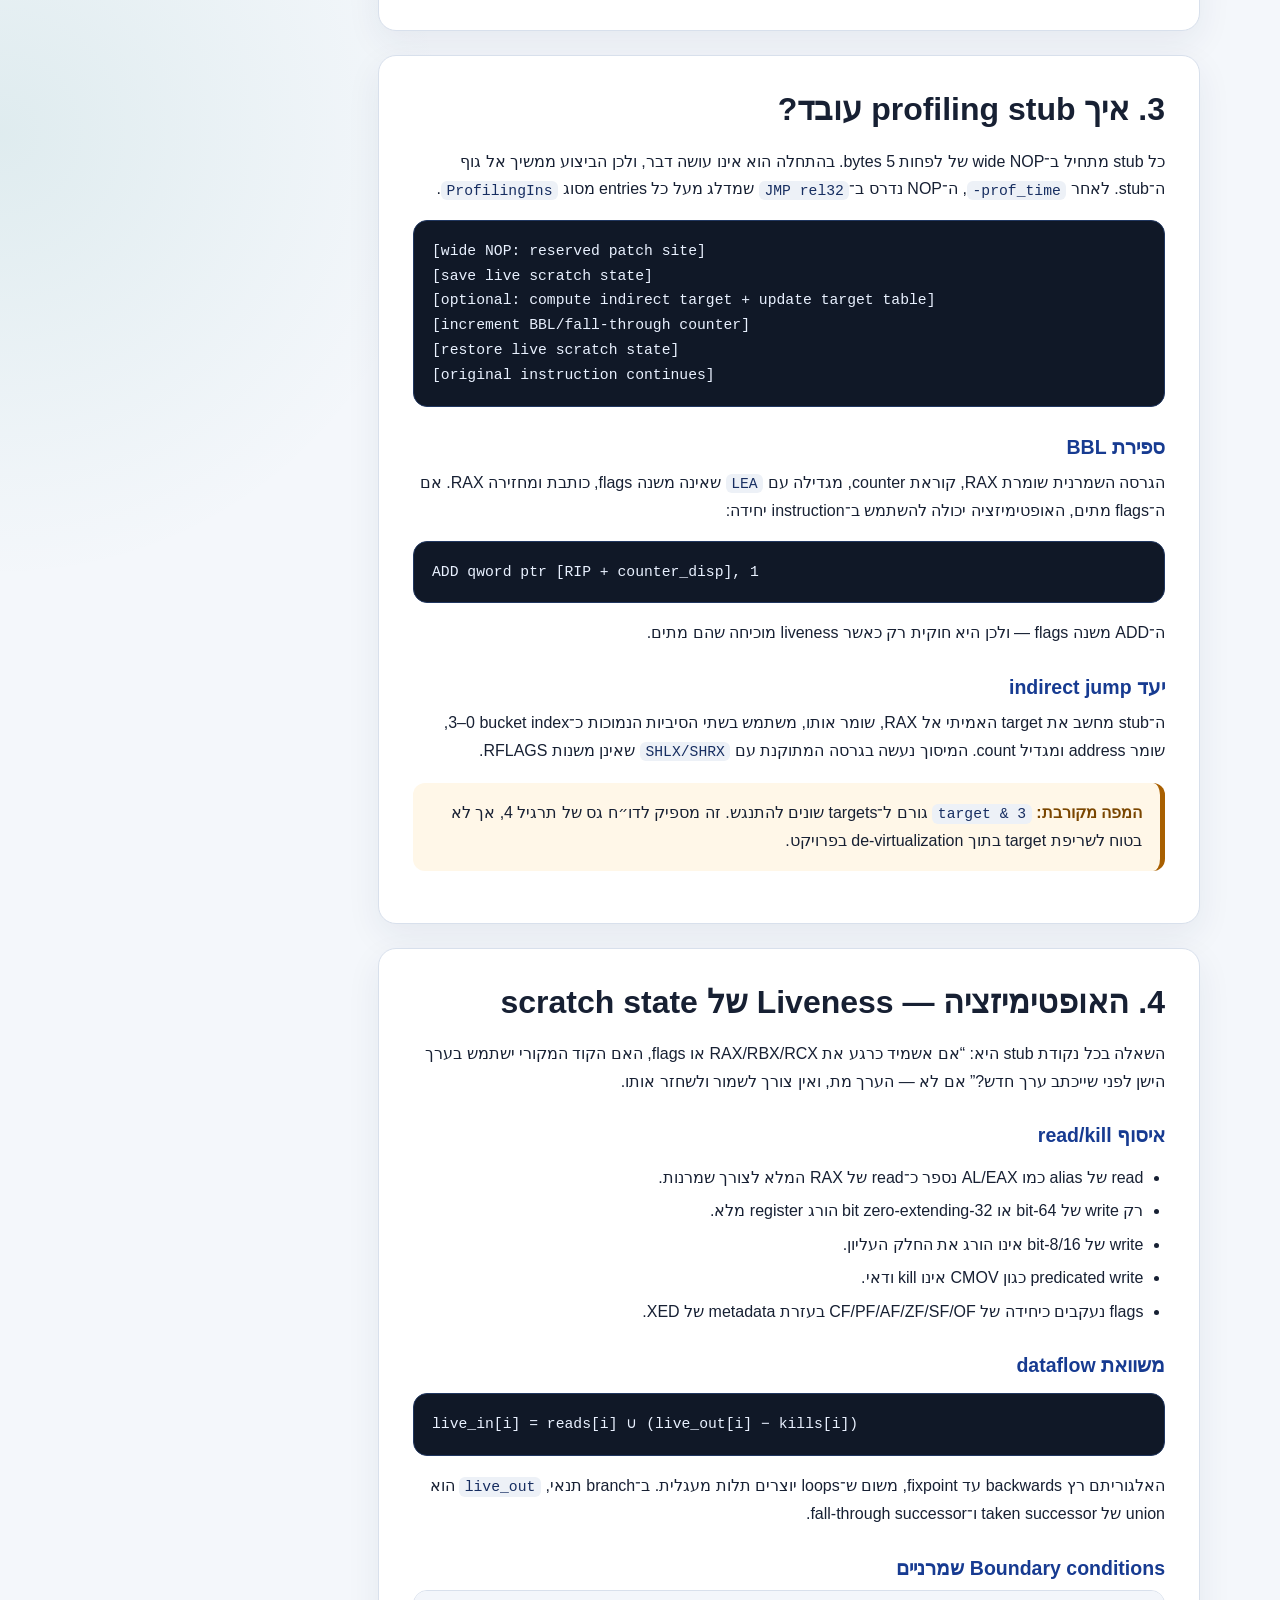
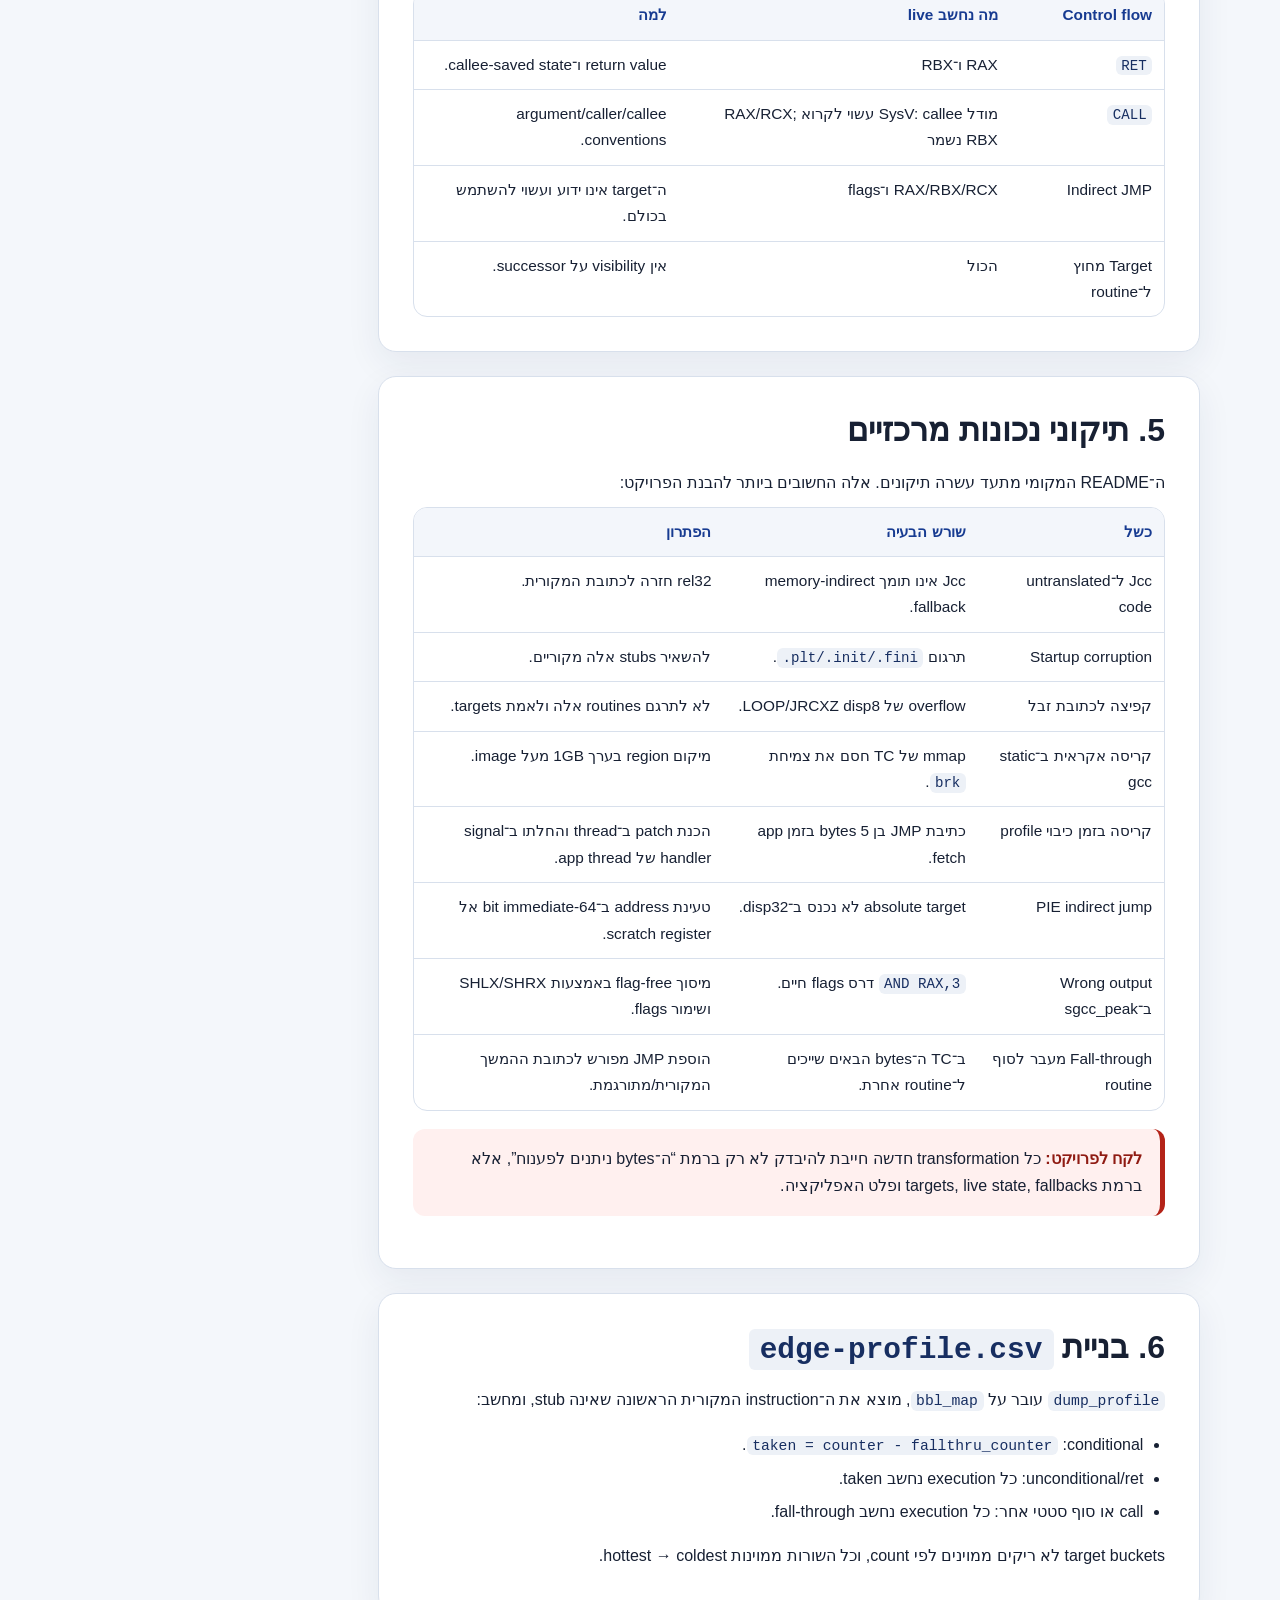
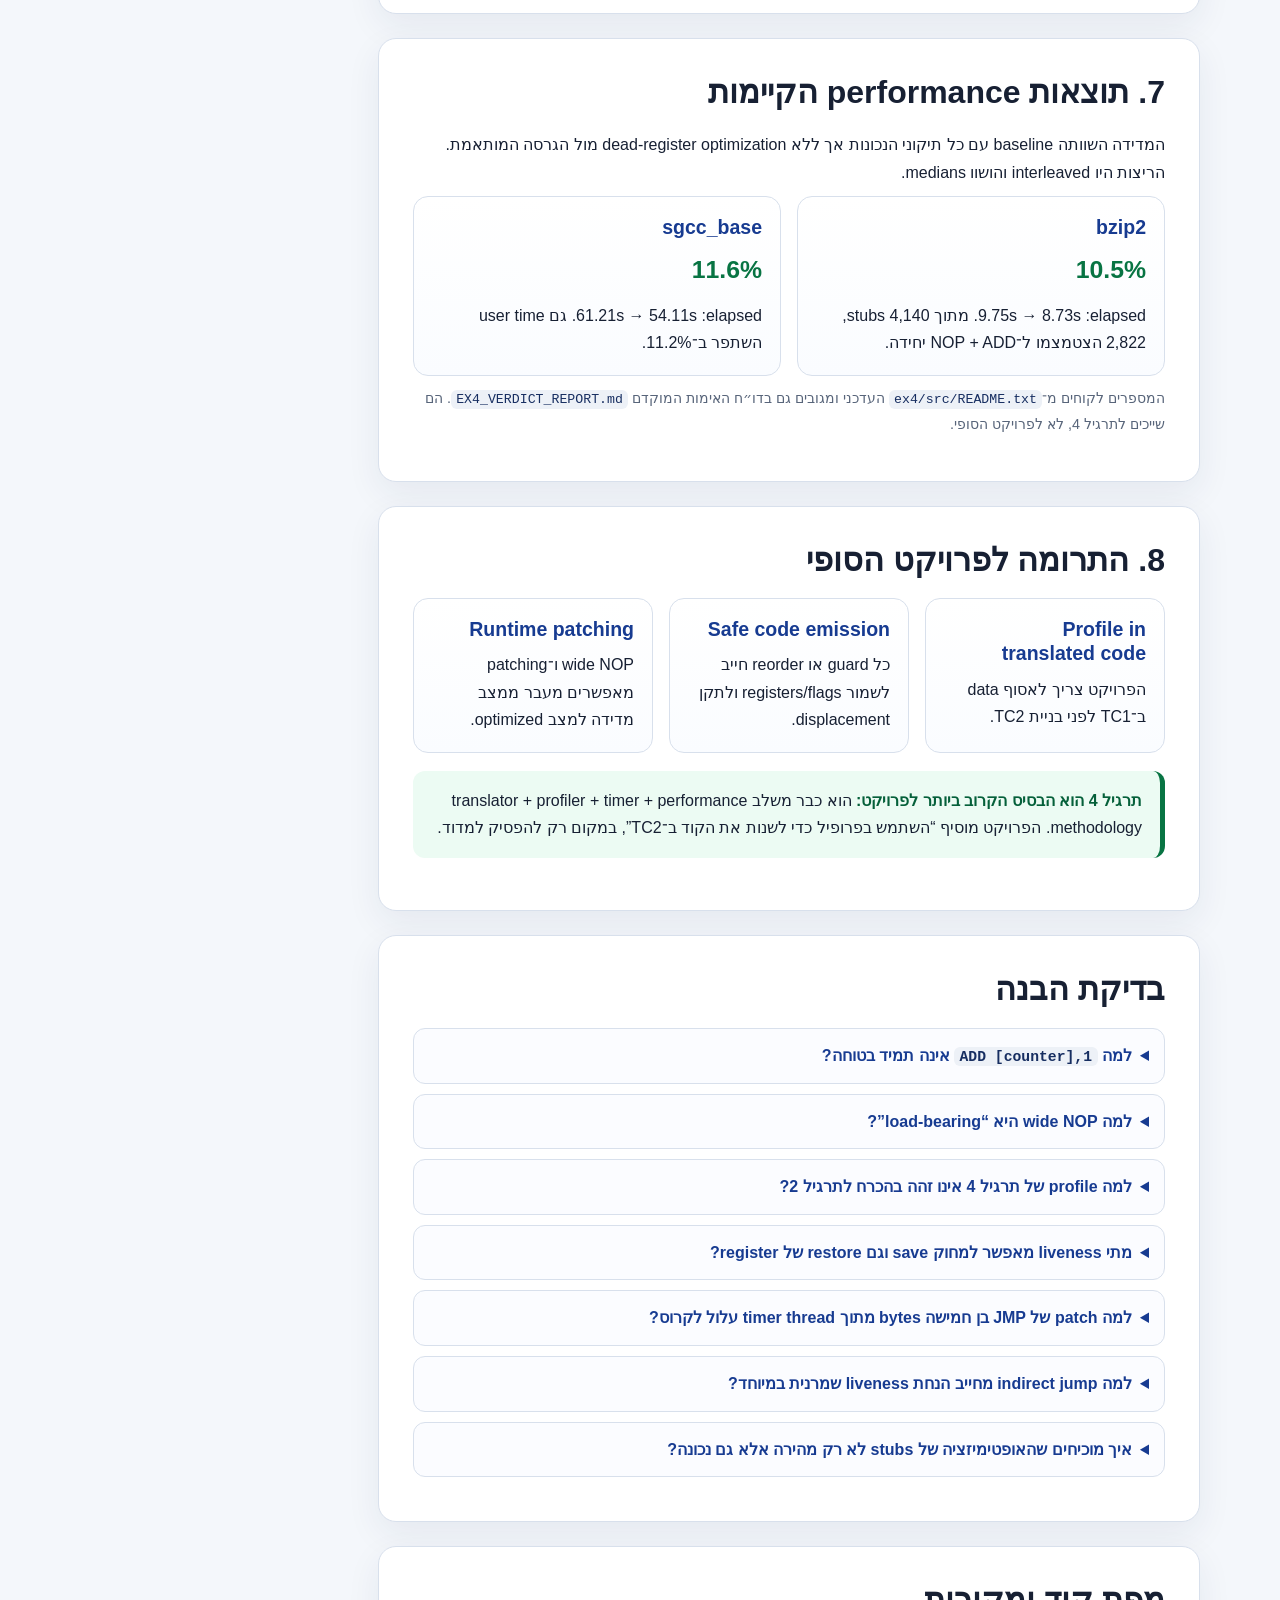
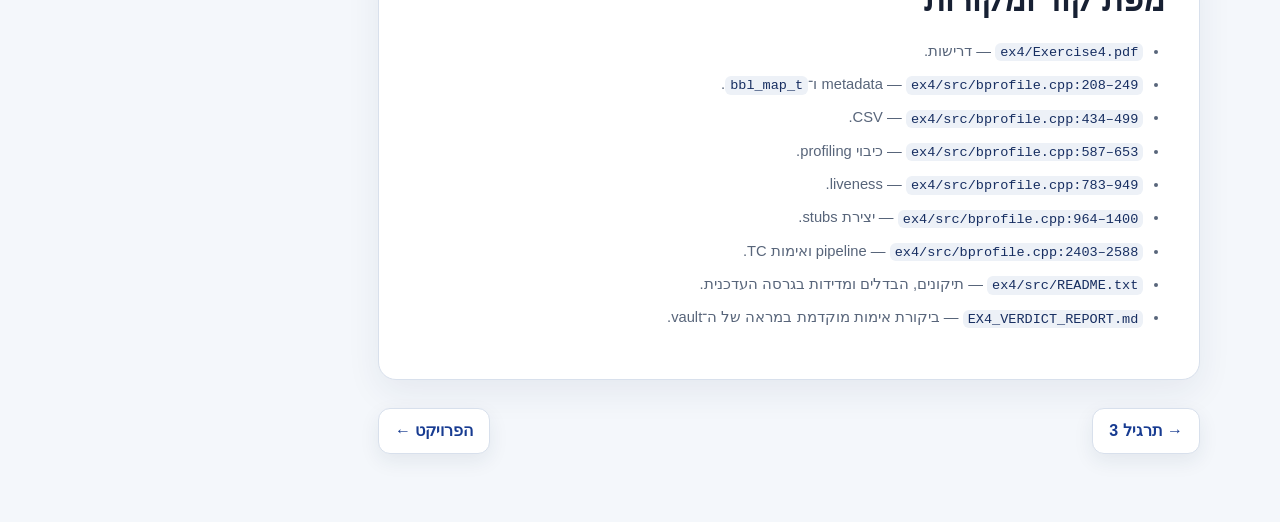
<file: walkthrough/lessons/0005-exercise-4.html>
<!doctype html>
<html lang="he" dir="rtl">
<head><meta charset="utf-8"><meta name="viewport" content="width=device-width, initial-scale=1"><title>04 — תרגיל 4</title><link rel="stylesheet" href="../assets/style.css"></head>
<body><div class="page">
  <header class="hero"><span class="eyebrow">פרק 04 • Probe-mode Profiling</span><h1>תרגיל 4 — ה־TC מודד את עצמו</h1><p>לוקחים את המתרגם של תרגיל 3, מוסיפים profiling stubs בתוך הקוד המתורגם, מתקנים את תשתית התרגום, ואז מקטינים overhead בעזרת liveness ו־dead-register elimination.</p><div class="toolbar"><a class="button" href="../index.html">חזרה למסלול</a><a class="button secondary" href="0006-final-project.html">הבא: הפרויקט</a></div></header>
  <div class="layout">
    <main>
      <section id="requirements"><h2>1. הדרישות</h2>
        <ol><li>לרוץ בהצלחה על כל binaries של תרגיל 3.</li><li>לא לשמור/לשחזר registers מתים שבהם משתמש instrumentation code.</li><li>להפיק <code>edge-profile.csv</code>, hottest → coldest, עם taken/fall-through ועד 4 targets עקיפים.</li><li>להסביר הבדלים גדולים לעומת profiler קודם.</li><li>להציג שיפור של לפחות 5% במדד performance אחד לעומת הגרסה הלא־מותאמת.</li></ol>
        <div class="callout"><strong>האתגר הכפול:</strong> ה־Pintool גם מתרגם code נכון וגם מזריק code נוסף שרץ בקצב של היישום. כל bug ב־stub הוא bug בתוכנית; כל instruction מיותרת ב־stub חם היא overhead.</div>
      </section>

      <section id="architecture"><h2>2. הארכיטקטורה</h2>
        <div class="flow" style="--steps:5"><div class="step"><b>Static BBL discovery</b>חלוקת routines ל־basic blocks.</div><div class="step"><b>Profiling stub</b>לפני סוף BBL: counter ויעד עקיף.</div><div class="step"><b>Translate to TC</b>XED, chaining, fixups, copy.</div><div class="step"><b>Run for N sec</b>הקוד המתורגם אוסף profile.</div><div class="step"><b>Patch stub heads</b>jump של 5 bytes מדלג על profiling.</div></div>
        <p>ל־<code>instr_map_t</code> נוספו:</p>
        <ul><li><code>ins_type == ProfilingIns</code> כדי לזהות code שהכלי הוסיף.</li><li><code>bbl_num</code> לקישור instruction ל־record של BBL.</li><li><code>xed_category</code> לזיהוי WIDENOP, branch, ret ועוד.</li></ul>
        <pre><code>typedef struct {
  UINT64 counter;
  UINT64 fallthru_counter;
  ADDRINT targ_addr[4];
  UINT64 targ_count[4];
  unsigned starting_ins_entry;
  unsigned terminating_ins_entry;
} bbl_map_t;</code></pre>
      </section>

      <section id="stubs"><h2>3. איך profiling stub עובד?</h2>
        <p>כל stub מתחיל ב־wide NOP של לפחות 5 bytes. בהתחלה הוא אינו עושה דבר, ולכן הביצוע ממשיך אל גוף ה־stub. לאחר <code>-prof_time</code>, ה־NOP נדרס ב־<code>JMP rel32</code> שמדלג מעל כל entries מסוג <code>ProfilingIns</code>.</p>
        <pre><code>[wide NOP: reserved patch site]
[save live scratch state]
[optional: compute indirect target + update target table]
[increment BBL/fall-through counter]
[restore live scratch state]
[original instruction continues]</code></pre>
        <h3>ספירת BBL</h3>
        <p>הגרסה השמרנית שומרת RAX, קוראת counter, מגדילה עם <code>LEA</code> שאינה משנה flags, כותבת ומחזירה RAX. אם ה־flags מתים, האופטימיזציה יכולה להשתמש ב־instruction יחידה:</p>
        <pre><code>ADD qword ptr [RIP + counter_disp], 1</code></pre>
        <p>ה־ADD משנה flags — ולכן היא חוקית רק כאשר liveness מוכיחה שהם מתים.</p>

        <h3>יעד indirect jump</h3>
        <p>ה־stub מחשב את target האמיתי אל RAX, שומר אותו, משתמש בשתי הסיביות הנמוכות כ־bucket index ‏0–3, שומר address ומגדיל count. המיסוך נעשה בגרסה המתוקנת עם <code>SHLX/SHRX</code> שאינן משנות RFLAGS.</p>
        <div class="callout warning"><strong>המפה מקורבת:</strong> <code>target &amp; 3</code> גורם ל־targets שונים להתנגש. זה מספיק לדו״ח גס של תרגיל 4, אך לא בטוח לשריפת target בתוך de-virtualization בפרויקט.</div>
      </section>

      <section id="liveness"><h2>4. האופטימיזציה — Liveness של scratch state</h2>
        <p>השאלה בכל נקודת stub היא: “אם אשמיד כרגע את RAX/RBX/RCX או flags, האם הקוד המקורי ישתמש בערך הישן לפני שייכתב ערך חדש?” אם לא — הערך מת, ואין צורך לשמור ולשחזר אותו.</p>
        <h3>איסוף read/kill</h3>
        <ul><li>read של alias כמו AL/EAX נספר כ־read של RAX המלא לצורך שמרנות.</li><li>רק write של 64-bit או 32-bit zero-extending הורג register מלא.</li><li>write של 8/16-bit אינו הורג את החלק העליון.</li><li>predicated write כגון CMOV אינו kill ודאי.</li><li>flags נעקבים כיחידה של CF/PF/AF/ZF/SF/OF בעזרת metadata של XED.</li></ul>
        <h3>משוואת dataflow</h3>
        <pre><code>live_in[i] = reads[i] ∪ (live_out[i] − kills[i])</code></pre>
        <p>האלגוריתם רץ backwards עד fixpoint, משום ש־loops יוצרים תלות מעגלית. ב־branch תנאי, <code>live_out</code> הוא union של taken successor ו־fall-through successor.</p>
        <h3>Boundary conditions שמרניים</h3>
        <div class="table-wrap"><table><thead><tr><th>Control flow</th><th>מה נחשב live</th><th>למה</th></tr></thead><tbody>
          <tr><td><code>RET</code></td><td>RAX ו־RBX</td><td>return value ו־callee-saved state.</td></tr>
          <tr><td><code>CALL</code></td><td>מודל SysV: callee עשוי לקרוא RAX/RCX; RBX נשמר</td><td>argument/caller/callee conventions.</td></tr>
          <tr><td>Indirect JMP</td><td>RAX/RBX/RCX ו־flags</td><td>ה־target אינו ידוע ועשוי להשתמש בכולם.</td></tr>
          <tr><td>Target מחוץ ל־routine</td><td>הכול</td><td>אין visibility על successor.</td></tr>
        </tbody></table></div>
      </section>

      <section id="fixes"><h2>5. תיקוני נכונות מרכזיים</h2>
        <p>ה־README המקומי מתעד עשרה תיקונים. אלה החשובים ביותר להבנת הפרויקט:</p>
        <div class="table-wrap"><table><thead><tr><th>כשל</th><th>שורש הבעיה</th><th>הפתרון</th></tr></thead><tbody>
          <tr><td>Jcc ל־untranslated code</td><td>Jcc אינו תומך memory-indirect fallback.</td><td>rel32 חזרה לכתובת המקורית.</td></tr>
          <tr><td>Startup corruption</td><td>תרגום <code>.plt/.init/.fini</code>.</td><td>להשאיר stubs אלה מקוריים.</td></tr>
          <tr><td>קפיצה לכתובת זבל</td><td>overflow של LOOP/JRCXZ disp8.</td><td>לא לתרגם routines אלה ולאמת targets.</td></tr>
          <tr><td>קריסה אקראית ב־static gcc</td><td>mmap של TC חסם את צמיחת <code>brk</code>.</td><td>מיקום region בערך 1GB מעל image.</td></tr>
          <tr><td>קריסה בזמן כיבוי profile</td><td>כתיבת JMP בן 5 bytes בזמן app fetch.</td><td>הכנת patch ב־thread והחלתו ב־signal handler של app thread.</td></tr>
          <tr><td>PIE indirect jump</td><td>absolute target לא נכנס ב־disp32.</td><td>טעינת address ב־64-bit immediate אל scratch register.</td></tr>
          <tr><td>Wrong output ב־sgcc_peak</td><td><code>AND RAX,3</code> דרס flags חיים.</td><td>מיסוך flag-free באמצעות SHLX/SHRX ושימור flags.</td></tr>
          <tr><td>Fall-through מעבר לסוף routine</td><td>ב־TC ה־bytes הבאים שייכים ל־routine אחרת.</td><td>הוספת JMP מפורש לכתובת ההמשך המקורית/מתורגמת.</td></tr>
        </tbody></table></div>
        <div class="callout danger"><strong>לקח לפרויקט:</strong> כל transformation חדשה חייבת להיבדק לא רק ברמת “ה־bytes ניתנים לפענוח”, אלא ברמת targets, live state, fallbacks ופלט האפליקציה.</div>
      </section>

      <section id="profile"><h2>6. בניית <code>edge-profile.csv</code></h2>
        <p><code>dump_profile</code> עובר על <code>bbl_map</code>, מוצא את ה־instruction המקורית הראשונה שאינה stub, ומחשב:</p>
        <ul><li>conditional: <code>taken = counter - fallthru_counter</code>.</li><li>unconditional/ret: כל execution נחשב taken.</li><li>call או סוף סטטי אחר: כל execution נחשב fall-through.</li></ul>
        <p>target buckets לא ריקים ממוינים לפי count, וכל השורות ממוינות hottest → coldest.</p>
      </section>

      <section id="performance"><h2>7. תוצאות performance הקיימות</h2>
        <p>המדידה השוותה baseline עם כל תיקוני הנכונות אך ללא dead-register optimization מול הגרסה המותאמת. הריצות היו interleaved והושוו medians.</p>
        <div class="grid"><div class="card"><h3>bzip2</h3><div class="metric">10.5%</div><p>elapsed: ‏9.75s → 8.73s. מתוך 4,140 stubs, ‏2,822 הצטמצמו ל־NOP + ADD יחידה.</p></div><div class="card"><h3>sgcc_base</h3><div class="metric">11.6%</div><p>elapsed: ‏61.21s → 54.11s. גם user time השתפר ב־11.2%.</p></div></div>
        <p class="small muted">המספרים לקוחים מ־<code>ex4/src/README.txt</code> העדכני ומגובים גם בדו״ח האימות המוקדם <code>EX4_VERDICT_REPORT.md</code>. הם שייכים לתרגיל 4, לא לפרויקט הסופי.</p>
      </section>

      <section id="project-link"><h2>8. התרומה לפרויקט הסופי</h2>
        <div class="grid three"><div class="card"><h3>Profile in translated code</h3><p>הפרויקט צריך לאסוף data ב־TC1 לפני בניית TC2.</p></div><div class="card"><h3>Safe code emission</h3><p>כל guard או reorder חייב לשמור registers/flags ולתקן displacement.</p></div><div class="card"><h3>Runtime patching</h3><p>wide NOP ו־patching מאפשרים מעבר ממצב מדידה למצב optimized.</p></div></div>
        <div class="callout success"><strong>תרגיל 4 הוא הבסיס הקרוב ביותר לפרויקט:</strong> הוא כבר משלב translator + profiler + timer + performance methodology. הפרויקט מוסיף “השתמש בפרופיל כדי לשנות את הקוד ב־TC2”, במקום רק להפסיק למדוד.</div>
      </section>

      <section class="quiz" id="quiz"><h2>בדיקת הבנה</h2>
        <details><summary>למה <code>ADD [counter],1</code> אינה תמיד בטוחה?</summary><p>היא משנה status flags. אם successor קורא flags שנוצרו לפני ה־stub, ה־ADD משנה semantics. משתמשים בה רק כש־flags provably dead.</p></details>
        <details><summary>למה wide NOP היא “load-bearing”?</summary><p>היא שומרת מקום ידוע של לפחות 5 bytes שאפשר לדרוס ב־JMP rel32 מבלי להזיז את יתר הקוד. גם כיבוי profiling וגם gearing ל־TC2 תלויים במקום השמור.</p></details>
        <details><summary>למה profile של תרגיל 4 אינו זהה בהכרח לתרגיל 2?</summary><p>JIT ו־Probe בונים גבולות BBL וכיסוי שונים; תרגיל 4 מתרגם בעיקר main image ומודד חלון זמן, בעוד תרגיל 2 מגלה code דינמית ומכסה libraries.</p></details>
        <details><summary>מתי liveness מאפשר למחוק save וגם restore של register?</summary><p>כאשר ה־value הישן מת בנקודת ה־stub: אין שום path שבו הוא ייקרא לפני overwrite. אז ה־stub רשאי להשתמש ב־register כ־scratch בלי לשמר אותו.</p></details>
        <details><summary>למה patch של JMP בן חמישה bytes מתוך timer thread עלול לקרוס?</summary><p>Thread היישום יכול fetch את ה־opcode החדש יחד עם displacement שנכתב רק חלקית. המימוש מכין את ה־bytes מראש ומבצע את ה־patch ב־signal handler על application thread.</p></details>
        <details><summary>למה indirect jump מחייב הנחת liveness שמרנית במיוחד?</summary><p>ה־target אינו ידוע סטטית ועלול לקרוא registers ו־flags שהיו חיים לפני הקפיצה. תרגיל 4 אף מצא מקרה אמיתי שבו <code>sgcc_peak</code> נשא flags דרך indirect jump.</p></details>
        <details><summary>איך מוכיחים שהאופטימיזציה של stubs לא רק מהירה אלא גם נכונה?</summary><p>משאירים profiling פעיל לאורך כל הריצה, משווים את profile הכלי המותאם ל־baseline על workload דטרמיניסטי, ובמקביל דורשים פלט תוכנית byte-identical ו־TC verifier נקי.</p></details>
      </section>
      <section id="code-map"><h2>מפת קוד ומקורות</h2><ul class="source-list"><li><code>ex4/Exercise4.pdf</code> — דרישות.</li><li><code>ex4/src/bprofile.cpp:208–249</code> — metadata ו־<code>bbl_map_t</code>.</li><li><code>ex4/src/bprofile.cpp:434–499</code> — CSV.</li><li><code>ex4/src/bprofile.cpp:587–653</code> — כיבוי profiling.</li><li><code>ex4/src/bprofile.cpp:783–949</code> — liveness.</li><li><code>ex4/src/bprofile.cpp:964–1400</code> — יצירת stubs.</li><li><code>ex4/src/bprofile.cpp:2403–2588</code> — pipeline ואימות TC.</li><li><code>ex4/src/README.txt</code> — תיקונים, הבדלים ומדידות בגרסה העדכנית.</li><li><code>EX4_VERDICT_REPORT.md</code> — ביקורת אימות מוקדמת במראה של ה־vault.</li></ul></section>
      <nav class="pager"><a class="button" href="0004-exercise-3.html">→ תרגיל 3</a><a class="button" href="0006-final-project.html">הפרויקט ←</a></nav>
    </main>
    <aside class="toc"><strong>תוכן הפרק</strong><a href="#requirements">דרישות</a><a href="#architecture">ארכיטקטורה</a><a href="#stubs">Stubs</a><a href="#liveness">Liveness</a><a href="#fixes">תיקוני נכונות</a><a href="#profile">CSV</a><a href="#performance">ביצועים</a><a href="#project-link">קשר לפרויקט</a><a href="#quiz">בדיקת הבנה</a></aside>
  </div>
</div></body></html>
</file>
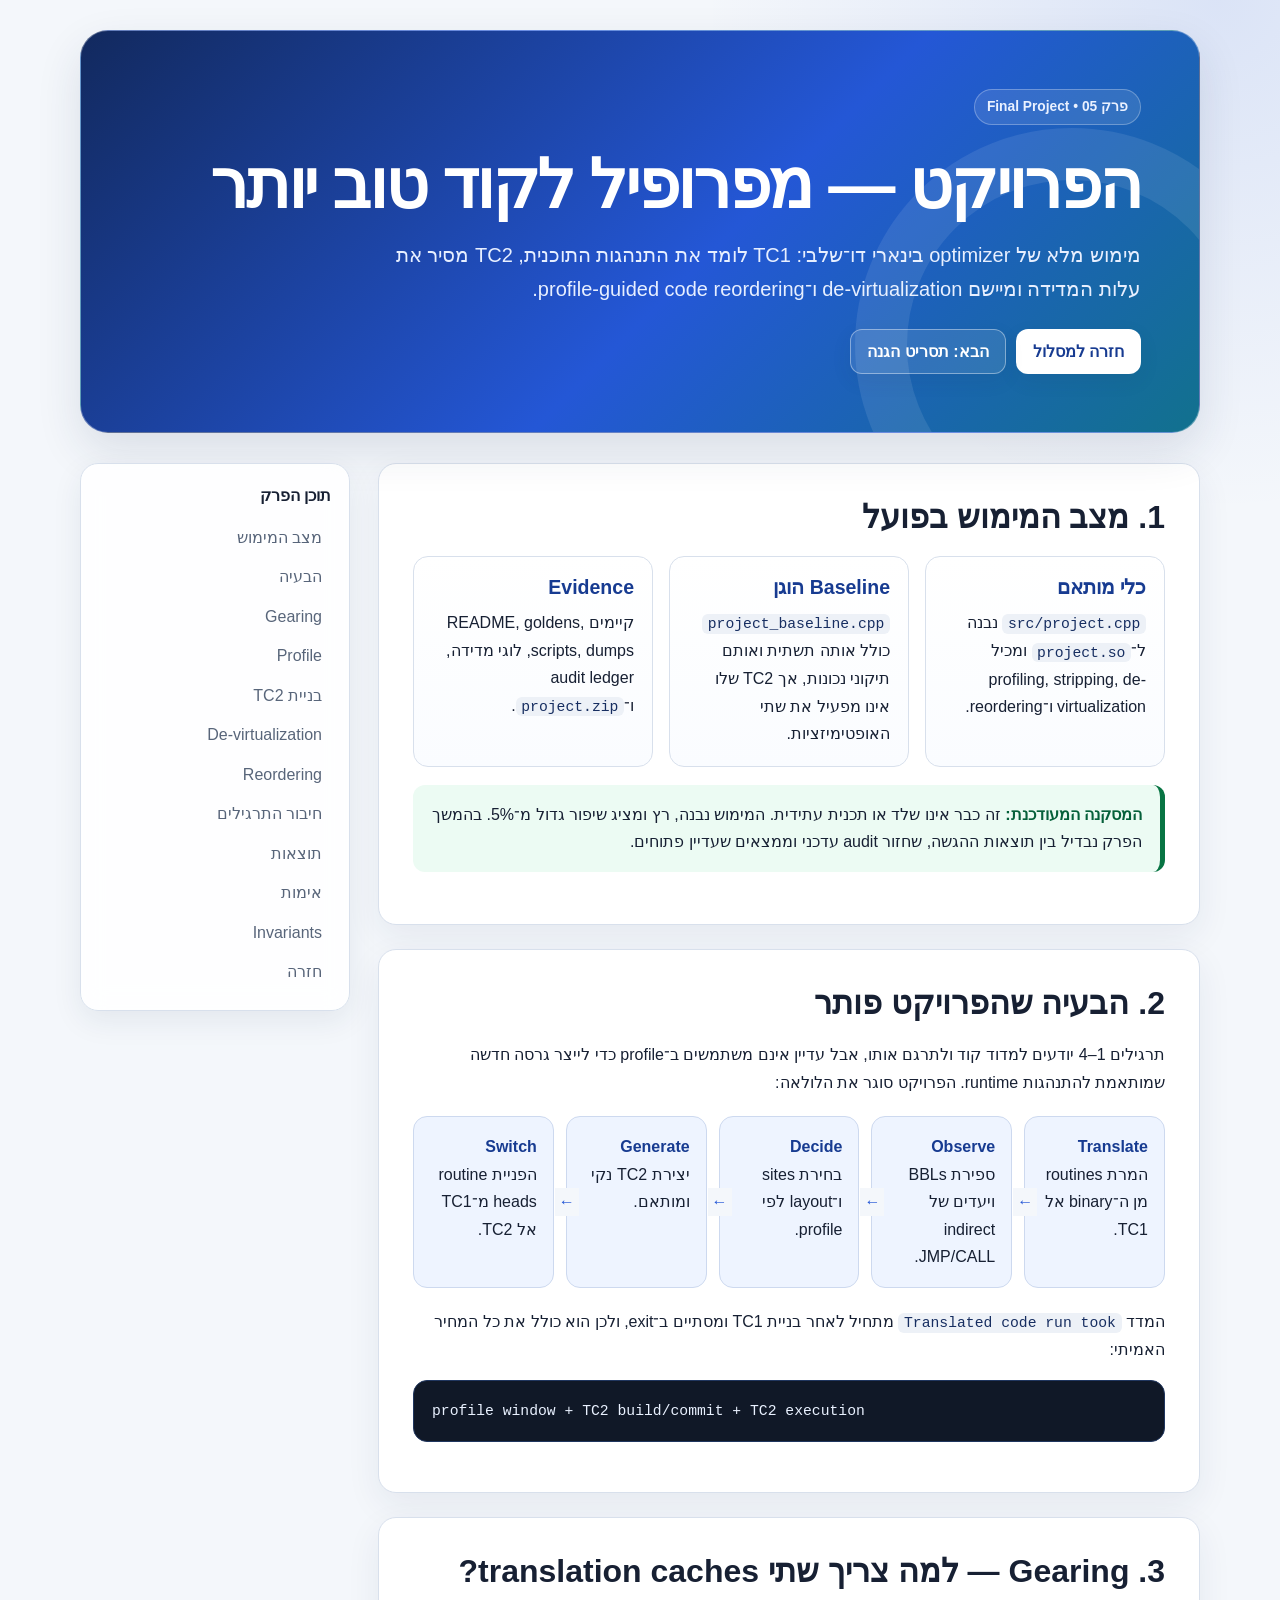
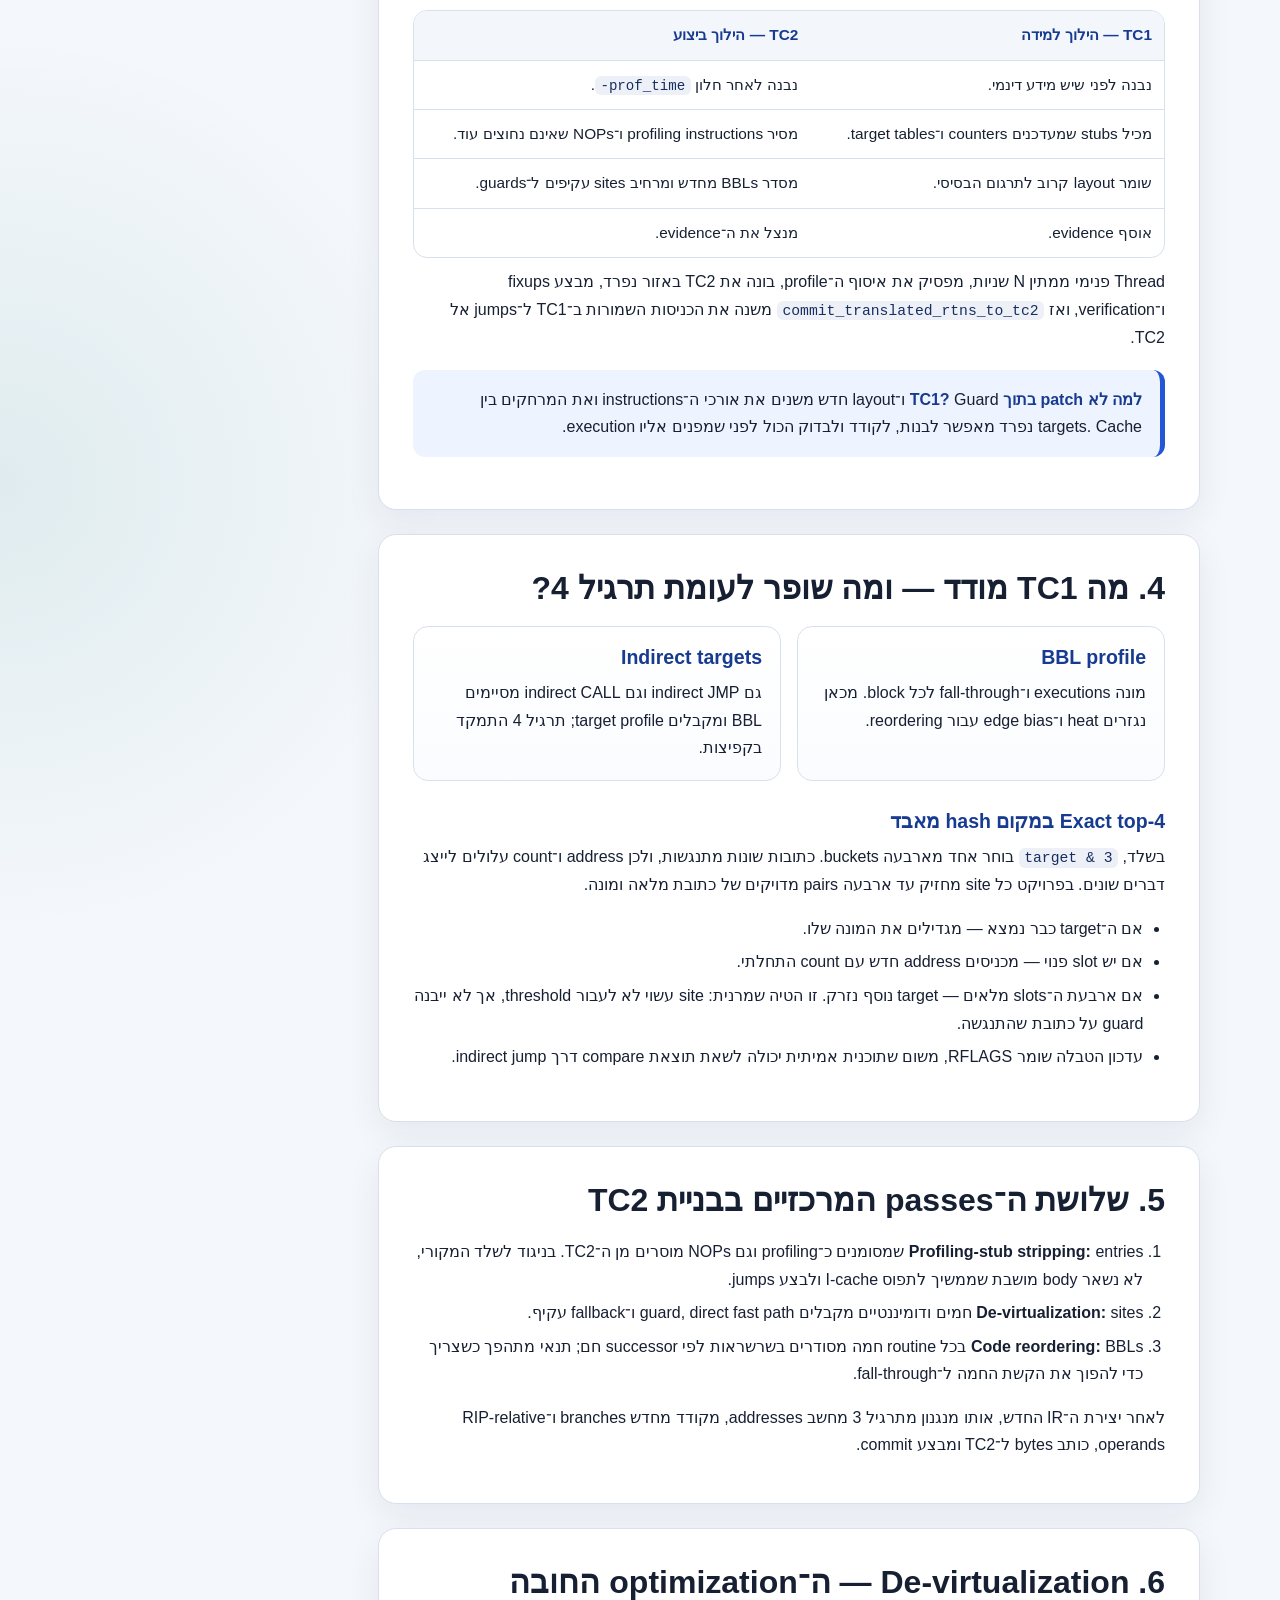
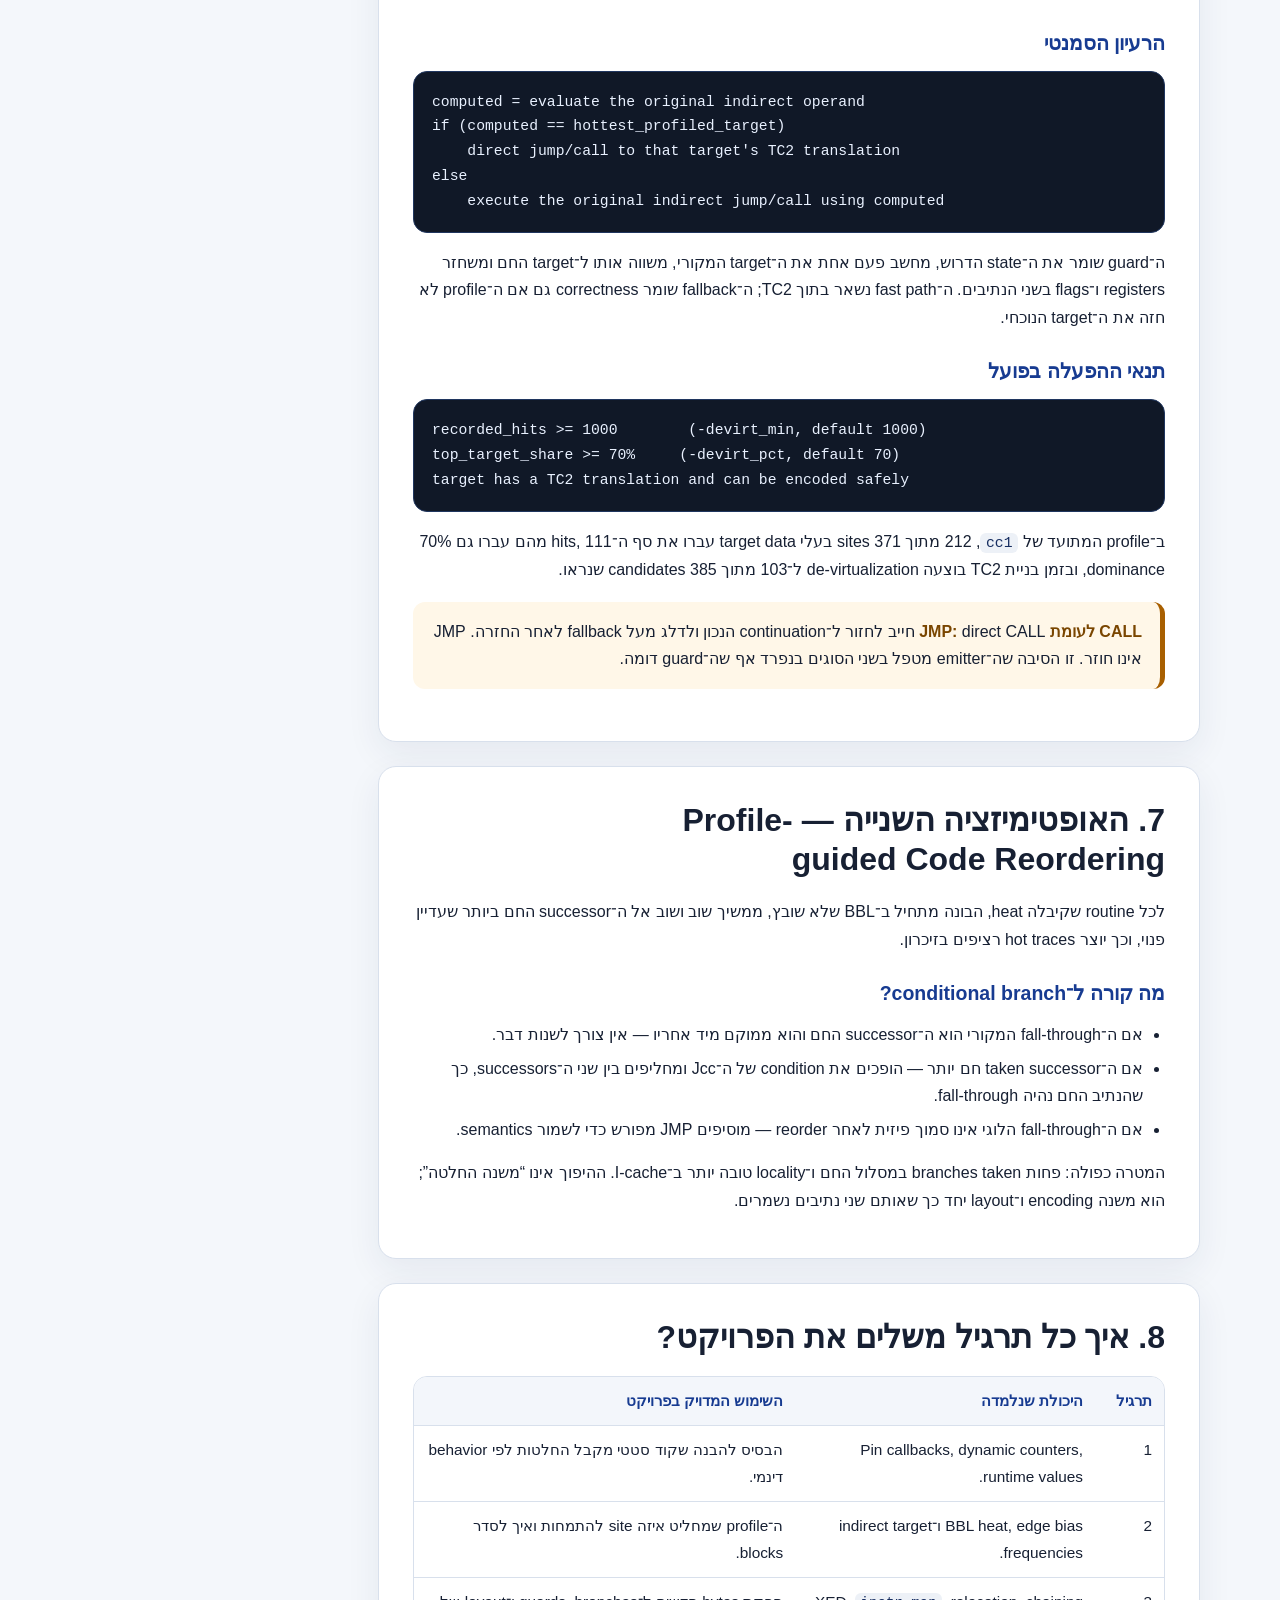
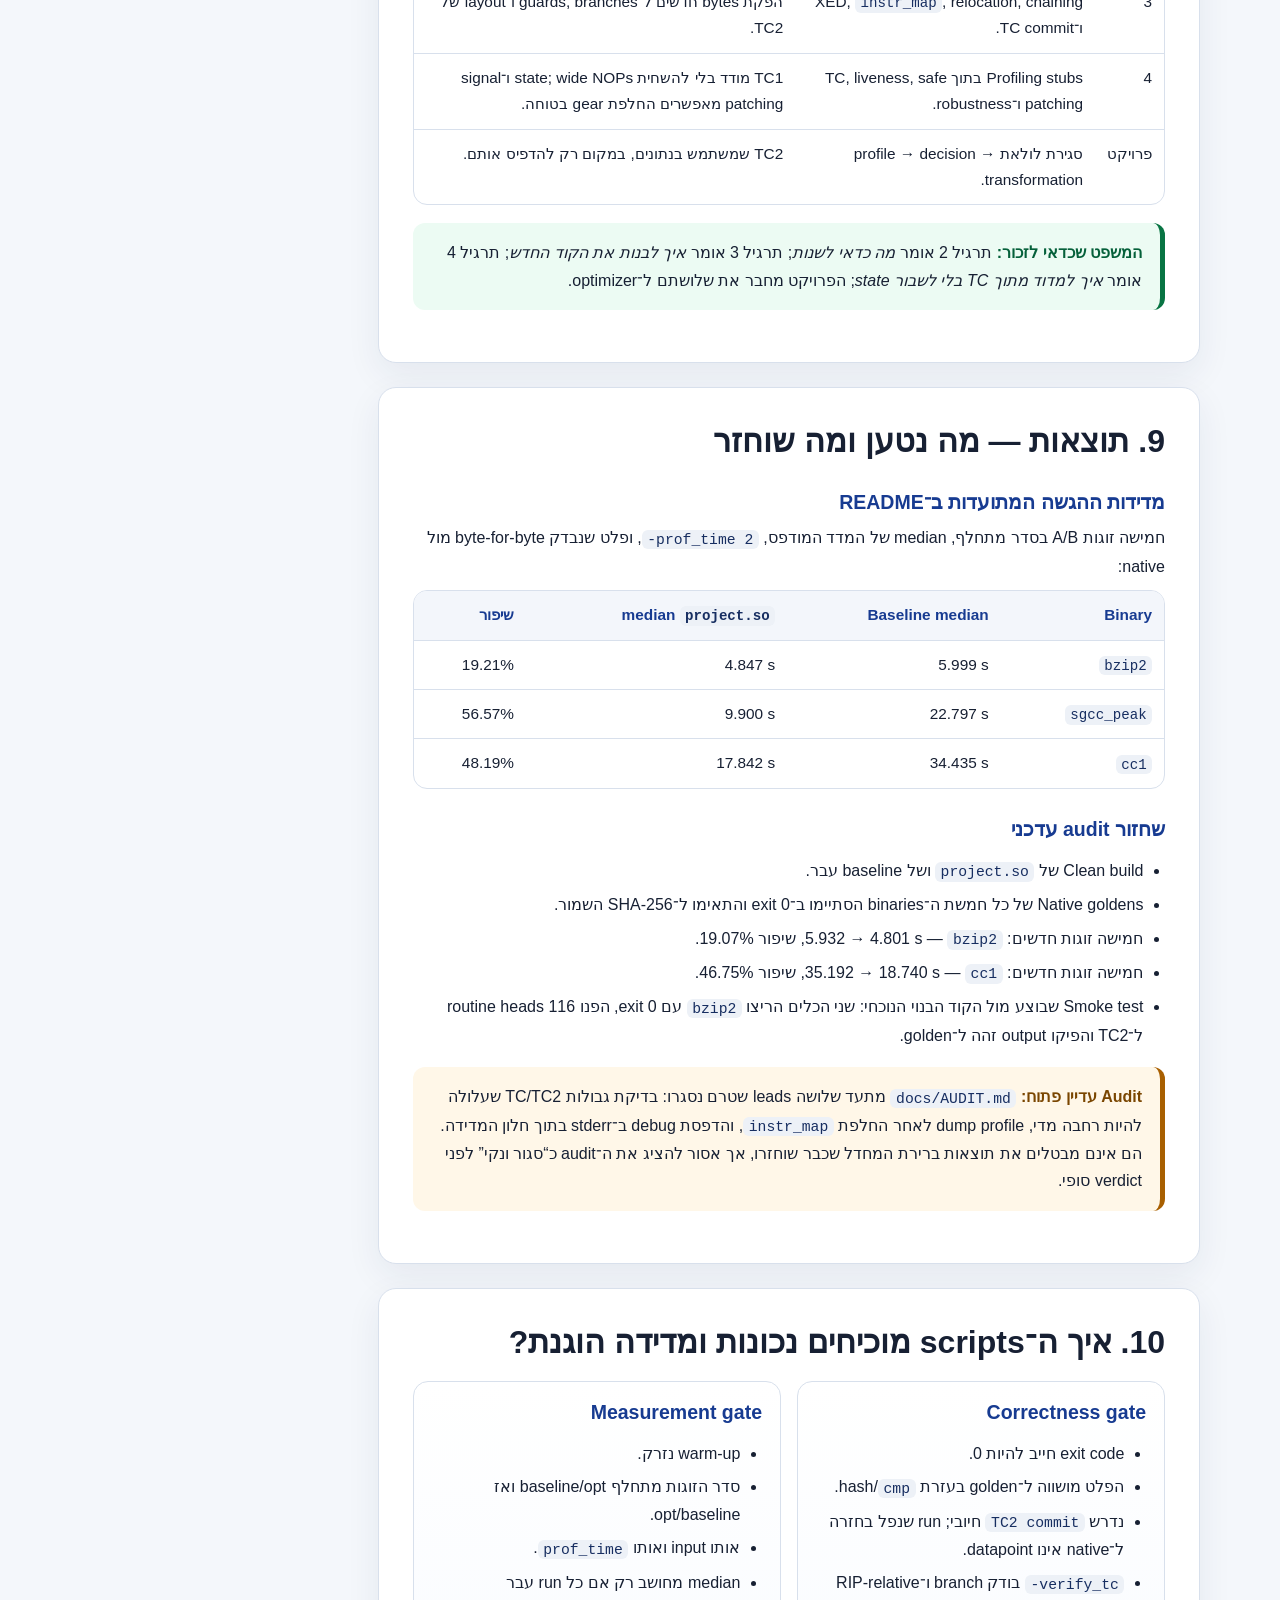
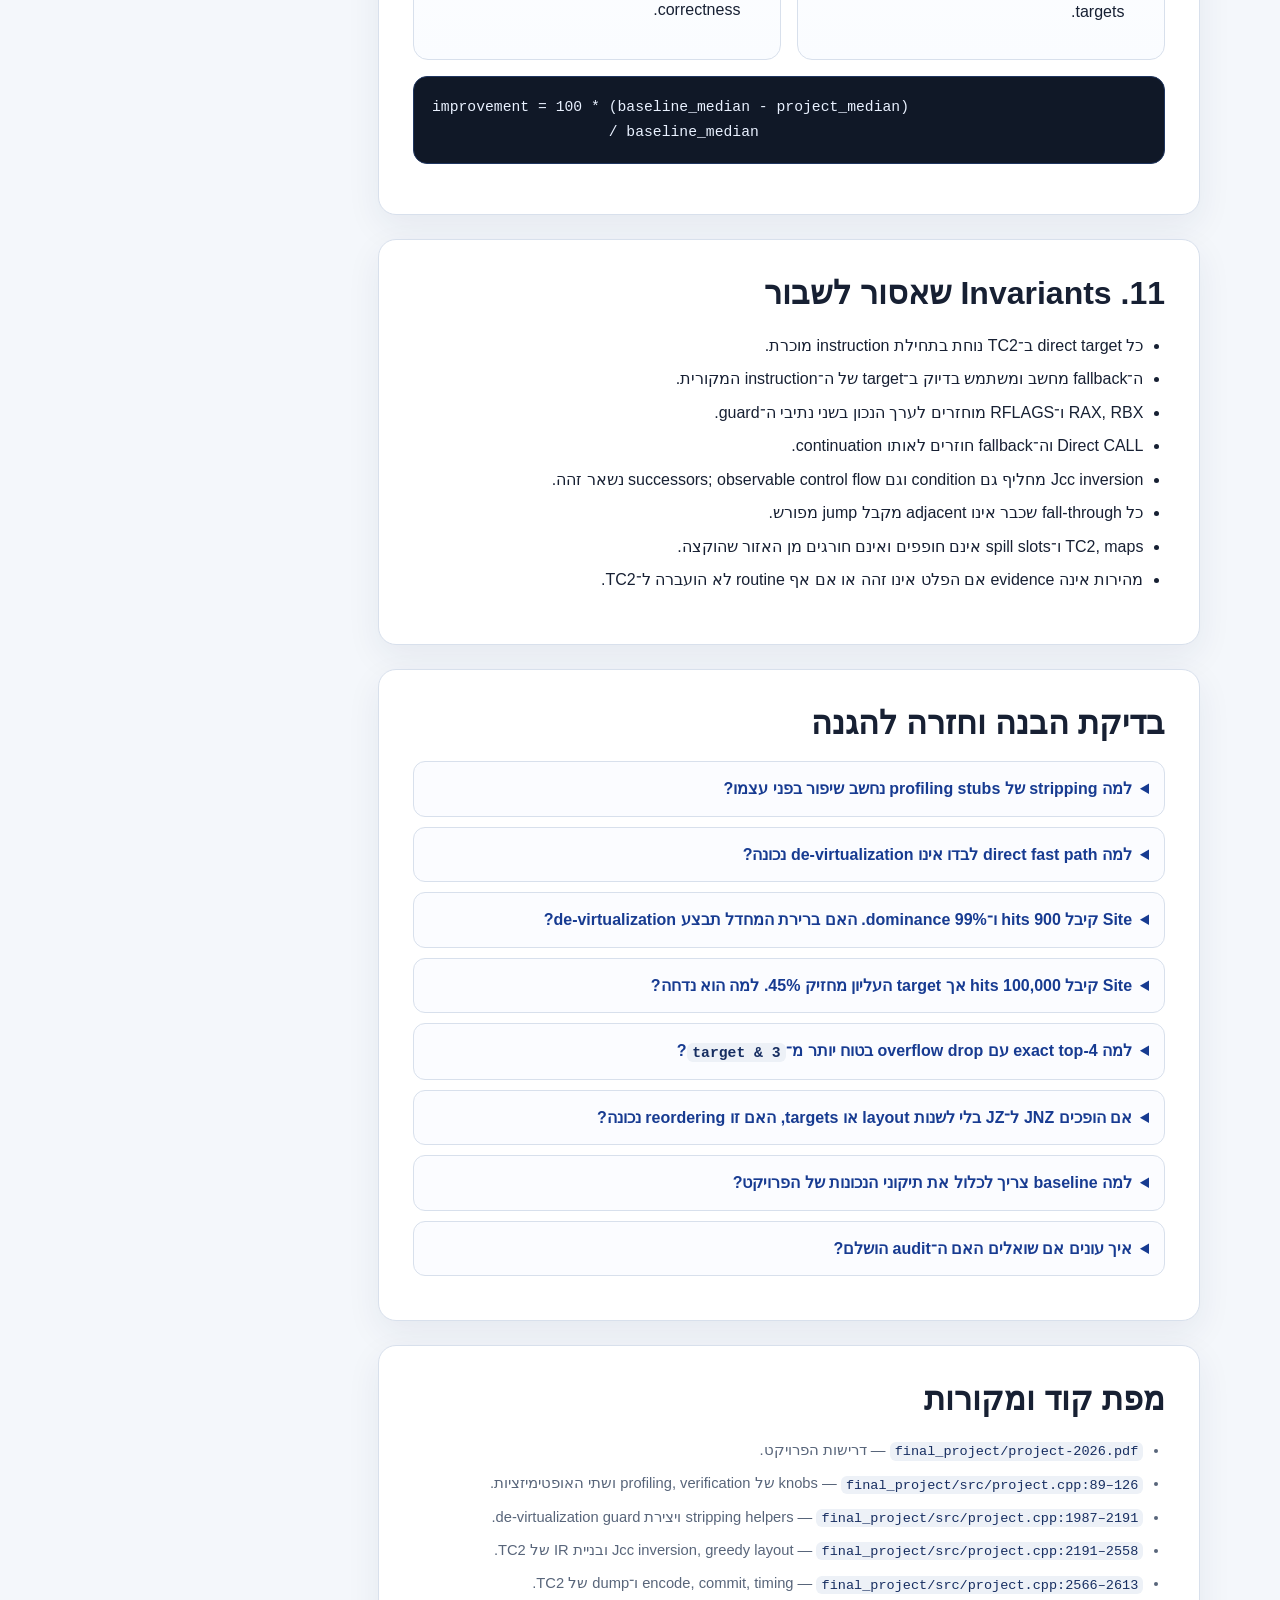
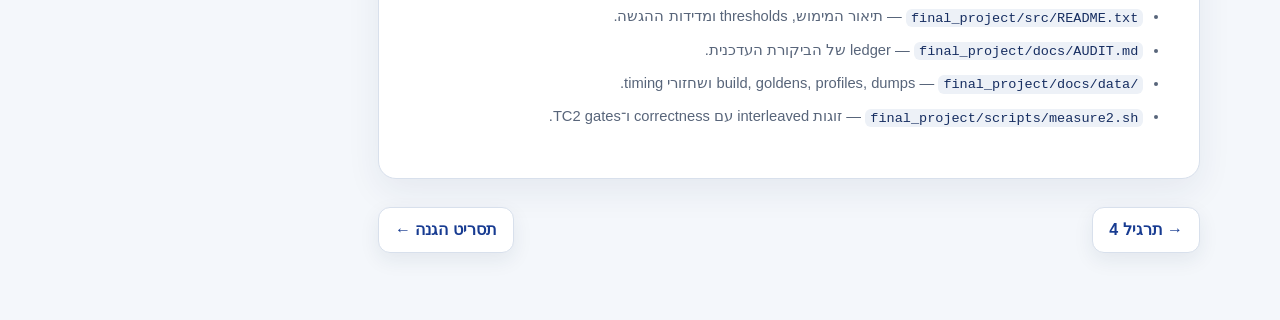
<file: walkthrough/lessons/0006-final-project.html>
<!doctype html>
<html lang="he" dir="rtl">
<head><meta charset="utf-8"><meta name="viewport" content="width=device-width, initial-scale=1"><title>הפרויקט הסופי — TC2</title><link rel="stylesheet" href="../assets/style.css"></head>
<body><div class="page">
  <header class="hero">
    <span class="eyebrow">פרק 05 • Final Project</span>
    <h1>הפרויקט — מפרופיל לקוד טוב יותר</h1>
    <p>מימוש מלא של optimizer בינארי דו־שלבי: TC1 לומד את התנהגות התוכנית, TC2 מסיר את עלות המדידה ומיישם de-virtualization ו־profile-guided code reordering.</p>
    <div class="toolbar"><a class="button" href="../index.html">חזרה למסלול</a><a class="button secondary" href="0007-defense.html">הבא: תסריט הגנה</a></div>
  </header>
  <div class="layout">
    <main>
      <section id="status"><h2>1. מצב המימוש בפועל</h2>
        <div class="grid three">
          <div class="card"><h3>כלי מותאם</h3><p><code>src/project.cpp</code> נבנה ל־<code>project.so</code> ומכיל profiling, stripping, de-virtualization ו־reordering.</p></div>
          <div class="card"><h3>Baseline הוגן</h3><p><code>project_baseline.cpp</code> כולל אותה תשתית ואותם תיקוני נכונות, אך TC2 שלו אינו מפעיל את שתי האופטימיזציות.</p></div>
          <div class="card"><h3>Evidence</h3><p>קיימים README, goldens, scripts, dumps, לוגי מדידה, audit ledger ו־<code>project.zip</code>.</p></div>
        </div>
        <div class="callout success"><strong>המסקנה המעודכנת:</strong> זה כבר אינו שלד או תכנית עתידית. המימוש נבנה, רץ ומציג שיפור גדול מ־5%. בהמשך הפרק נבדיל בין תוצאות ההגשה, שחזור audit עדכני וממצאים שעדיין פתוחים.</div>
      </section>

      <section id="objective"><h2>2. הבעיה שהפרויקט פותר</h2>
        <p>תרגילים 1–4 יודעים למדוד קוד ולתרגם אותו, אבל עדיין אינם משתמשים ב־profile כדי לייצר גרסה חדשה שמותאמת להתנהגות runtime. הפרויקט סוגר את הלולאה:</p>
        <div class="flow" style="--steps:5">
          <div class="step"><b>Translate</b>המרת routines מן ה־binary אל TC1.</div>
          <div class="step"><b>Observe</b>ספירת BBLs ויעדים של indirect JMP/CALL.</div>
          <div class="step"><b>Decide</b>בחירת sites ו־layout לפי profile.</div>
          <div class="step"><b>Generate</b>יצירת TC2 נקי ומותאם.</div>
          <div class="step"><b>Switch</b>הפניית routine heads מ־TC1 אל TC2.</div>
        </div>
        <p>המדד <code>Translated code run took</code> מתחיל לאחר בניית TC1 ומסתיים ב־exit, ולכן הוא כולל את כל המחיר האמיתי:</p>
        <pre><code>profile window + TC2 build/commit + TC2 execution</code></pre>
      </section>

      <section id="gearing"><h2>3. Gearing — למה צריך שתי translation caches?</h2>
        <div class="table-wrap"><table><thead><tr><th>TC1 — הילוך למידה</th><th>TC2 — הילוך ביצוע</th></tr></thead><tbody>
          <tr><td>נבנה לפני שיש מידע דינמי.</td><td>נבנה לאחר חלון <code>-prof_time</code>.</td></tr>
          <tr><td>מכיל stubs שמעדכנים counters ו־target tables.</td><td>מסיר profiling instructions ו־NOPs שאינם נחוצים עוד.</td></tr>
          <tr><td>שומר layout קרוב לתרגום הבסיסי.</td><td>מסדר BBLs מחדש ומרחיב sites עקיפים ל־guards.</td></tr>
          <tr><td>אוסף evidence.</td><td>מנצל את ה־evidence.</td></tr>
        </tbody></table></div>
        <p>Thread פנימי ממתין N שניות, מפסיק את איסוף ה־profile, בונה את TC2 באזור נפרד, מבצע fixups ו־verification, ואז <code>commit_translated_rtns_to_tc2</code> משנה את הכניסות השמורות ב־TC1 ל־jumps אל TC2.</p>
        <div class="callout"><strong>למה לא patch בתוך TC1?</strong> Guard ו־layout חדש משנים את אורכי ה־instructions ואת המרחקים בין targets. Cache נפרד מאפשר לבנות, לקודד ולבדוק הכול לפני שמפנים אליו execution.</div>
      </section>

      <section id="profiling"><h2>4. מה TC1 מודד — ומה שופר לעומת תרגיל 4?</h2>
        <div class="grid">
          <div class="card"><h3>BBL profile</h3><p>מונה executions ו־fall-through לכל block. מכאן נגזרים heat ו־edge bias עבור reordering.</p></div>
          <div class="card"><h3>Indirect targets</h3><p>גם indirect JMP וגם indirect CALL מסיימים BBL ומקבלים target profile; תרגיל 4 התמקד בקפיצות.</p></div>
        </div>
        <h3>Exact top-4 במקום hash מאבד</h3>
        <p>בשלד, <code>target &amp; 3</code> בוחר אחד מארבעה buckets. כתובות שונות מתנגשות, ולכן address ו־count עלולים לייצג דברים שונים. בפרויקט כל site מחזיק עד ארבעה pairs מדויקים של כתובת מלאה ומונה.</p>
        <ul>
          <li>אם ה־target כבר נמצא — מגדילים את המונה שלו.</li>
          <li>אם יש slot פנוי — מכניסים address חדש עם count התחלתי.</li>
          <li>אם ארבעת ה־slots מלאים — target נוסף נזרק. זו הטיה שמרנית: site עשוי לא לעבור threshold, אך לא ייבנה guard על כתובת שהתנגשה.</li>
          <li>עדכון הטבלה שומר RFLAGS, משום שתוכנית אמיתית יכולה לשאת תוצאת compare דרך indirect jump.</li>
        </ul>
      </section>

      <section id="tc2"><h2>5. שלושת ה־passes המרכזיים בבניית TC2</h2>
        <ol>
          <li><strong>Profiling-stub stripping:</strong> entries שמסומנים כ־profiling וגם NOPs מוסרים מן ה־TC2. בניגוד לשלד המקורי, לא נשאר body מושבת שממשיך לתפוס I-cache ולבצע jumps.</li>
          <li><strong>De-virtualization:</strong> sites חמים ודומיננטיים מקבלים guard, direct fast path ו־fallback עקיף.</li>
          <li><strong>Code reordering:</strong> BBLs בכל routine חמה מסודרים בשרשראות לפי successor חם; תנאי מתהפך כשצריך כדי להפוך את הקשת החמה ל־fall-through.</li>
        </ol>
        <p>לאחר יצירת ה־IR החדש, אותו מנגנון מתרגיל 3 מחשב addresses, מקודד מחדש branches ו־RIP-relative operands, כותב bytes ל־TC2 ומבצע commit.</p>
      </section>

      <section id="devirt"><h2>6. De-virtualization — ה־optimization החובה</h2>
        <h3>הרעיון הסמנטי</h3>
        <pre><code>computed = evaluate the original indirect operand
if (computed == hottest_profiled_target)
    direct jump/call to that target's TC2 translation
else
    execute the original indirect jump/call using computed</code></pre>
        <p>ה־guard שומר את ה־state הדרוש, מחשב פעם אחת את ה־target המקורי, משווה אותו ל־target החם ומשחזר registers ו־flags בשני הנתיבים. ה־fast path נשאר בתוך TC2; ה־fallback שומר correctness גם אם ה־profile לא חזה את ה־target הנוכחי.</p>
        <h3>תנאי ההפעלה בפועל</h3>
        <pre><code>recorded_hits &gt;= 1000        (-devirt_min, default 1000)
top_target_share &gt;= 70%     (-devirt_pct, default 70)
target has a TC2 translation and can be encoded safely</code></pre>
        <p>ב־profile המתועד של <code>cc1</code>, 212 מתוך 371 sites בעלי target data עברו את סף ה־hits, 111 מהם עברו גם 70% dominance, ובזמן בניית TC2 בוצעה de-virtualization ל־103 מתוך 385 candidates שנראו.</p>
        <div class="callout warning"><strong>CALL לעומת JMP:</strong> direct CALL חייב לחזור ל־continuation הנכון ולדלג מעל fallback לאחר החזרה. JMP אינו חוזר. זו הסיבה שה־emitter מטפל בשני הסוגים בנפרד אף שה־guard דומה.</div>
      </section>

      <section id="reorder"><h2>7. האופטימיזציה השנייה — Profile-guided Code Reordering</h2>
        <p>לכל routine שקיבלה heat, הבונה מתחיל ב־BBL שלא שובץ, ממשיך שוב ושוב אל ה־successor החם ביותר שעדיין פנוי, וכך יוצר hot traces רציפים בזיכרון.</p>
        <h3>מה קורה ל־conditional branch?</h3>
        <ul>
          <li>אם ה־fall-through המקורי הוא ה־successor החם והוא ממוקם מיד אחריו — אין צורך לשנות דבר.</li>
          <li>אם ה־taken successor חם יותר — הופכים את condition של ה־Jcc ומחליפים בין שני ה־successors, כך שהנתיב החם נהיה fall-through.</li>
          <li>אם ה־fall-through הלוגי אינו סמוך פיזית לאחר reorder — מוסיפים JMP מפורש כדי לשמור semantics.</li>
        </ul>
        <p>המטרה כפולה: פחות branches taken במסלול החם ו־locality טובה יותר ב־I-cache. ההיפוך אינו “משנה החלטה”; הוא משנה encoding ו־layout יחד כך שאותם שני נתיבים נשמרים.</p>
      </section>

      <section id="all-exercises"><h2>8. איך כל תרגיל משלים את הפרויקט?</h2>
        <div class="table-wrap"><table><thead><tr><th>תרגיל</th><th>היכולת שנלמדה</th><th>השימוש המדויק בפרויקט</th></tr></thead><tbody>
          <tr><td>1</td><td>Pin callbacks, dynamic counters, runtime values.</td><td>הבסיס להבנה שקוד סטטי מקבל החלטות לפי behavior דינמי.</td></tr>
          <tr><td>2</td><td>BBL heat, edge bias ו־indirect target frequencies.</td><td>ה־profile שמחליט איזה site להתמחות ואיך לסדר blocks.</td></tr>
          <tr><td>3</td><td>XED, <code>instr_map</code>, relocation, chaining ו־TC commit.</td><td>הפקת bytes חדשים ל־guards, branches ו־layout של TC2.</td></tr>
          <tr><td>4</td><td>Profiling stubs בתוך TC, liveness, safe patching ו־robustness.</td><td>TC1 מודד בלי להשחית state; wide NOPs ו־signal patching מאפשרים החלפת gear בטוחה.</td></tr>
          <tr><td>פרויקט</td><td>סגירת לולאת profile → decision → transformation.</td><td>TC2 שמשתמש בנתונים, במקום רק להדפיס אותם.</td></tr>
        </tbody></table></div>
        <div class="callout success"><strong>המשפט שכדאי לזכור:</strong> תרגיל 2 אומר <em>מה כדאי לשנות</em>; תרגיל 3 אומר <em>איך לבנות את הקוד החדש</em>; תרגיל 4 אומר <em>איך למדוד מתוך TC בלי לשבור state</em>; הפרויקט מחבר את שלושתם ל־optimizer.</div>
      </section>

      <section id="results"><h2>9. תוצאות — מה נטען ומה שוחזר</h2>
        <h3>מדידות ההגשה המתועדות ב־README</h3>
        <p>חמישה זוגות A/B בסדר מתחלף, median של המדד המודפס, <code>-prof_time 2</code>, ופלט שנבדק byte-for-byte מול native:</p>
        <div class="table-wrap"><table><thead><tr><th>Binary</th><th>Baseline median</th><th><code>project.so</code> median</th><th>שיפור</th></tr></thead><tbody>
          <tr><td><code>bzip2</code></td><td><bdi dir="ltr">5.999 s</bdi></td><td><bdi dir="ltr">4.847 s</bdi></td><td><bdi dir="ltr">19.21%</bdi></td></tr>
          <tr><td><code>sgcc_peak</code></td><td><bdi dir="ltr">22.797 s</bdi></td><td><bdi dir="ltr">9.900 s</bdi></td><td><bdi dir="ltr">56.57%</bdi></td></tr>
          <tr><td><code>cc1</code></td><td><bdi dir="ltr">34.435 s</bdi></td><td><bdi dir="ltr">17.842 s</bdi></td><td><bdi dir="ltr">48.19%</bdi></td></tr>
        </tbody></table></div>
        <h3>שחזור audit עדכני</h3>
        <ul>
          <li>Clean build של <code>project.so</code> ושל baseline עבר.</li>
          <li>Native goldens של כל חמשת ה־binaries הסתיימו ב־exit 0 והתאימו ל־SHA-256 השמור.</li>
          <li>חמישה זוגות חדשים: <code>bzip2</code> — <bdi dir="ltr">5.932 → 4.801 s</bdi>, שיפור <bdi dir="ltr">19.07%</bdi>.</li>
          <li>חמישה זוגות חדשים: <code>cc1</code> — <bdi dir="ltr">35.192 → 18.740 s</bdi>, שיפור <bdi dir="ltr">46.75%</bdi>.</li>
          <li>Smoke test שבוצע מול הקוד הבנוי הנוכחי: שני הכלים הריצו <code>bzip2</code> עם exit 0, הפנו 116 routine heads ל־TC2 והפיקו output זהה ל־golden.</li>
        </ul>
        <div class="callout warning"><strong>Audit עדיין פתוח:</strong> <code>docs/AUDIT.md</code> מתעד שלושה leads שטרם נסגרו: בדיקת גבולות TC/TC2 שעלולה להיות רחבה מדי, dump profile לאחר החלפת <code>instr_map</code>, והדפסת debug ב־stderr בתוך חלון המדידה. הם אינם מבטלים את תוצאות ברירת המחדל שכבר שוחזרו, אך אסור להציג את ה־audit כ“סגור ונקי” לפני verdict סופי.</div>
      </section>

      <section id="verification"><h2>10. איך ה־scripts מוכיחים נכונות ומדידה הוגנת?</h2>
        <div class="grid">
          <div class="card"><h3>Correctness gate</h3><ul><li>exit code חייב להיות 0.</li><li>הפלט מושווה ל־golden בעזרת <code>cmp</code>/hash.</li><li>נדרש <code>TC2 commit</code> חיובי; run שנפל בחזרה ל־native אינו datapoint.</li><li><code>-verify_tc</code> בודק branch ו־RIP-relative targets.</li></ul></div>
          <div class="card"><h3>Measurement gate</h3><ul><li>warm-up נזרק.</li><li>סדר הזוגות מתחלף baseline/opt ואז opt/baseline.</li><li>אותו input ואותו <code>prof_time</code>.</li><li>median מחושב רק אם כל run עבר correctness.</li></ul></div>
        </div>
        <pre><code>improvement = 100 * (baseline_median - project_median)
                    / baseline_median</code></pre>
      </section>

      <section id="invariants"><h2>11. Invariants שאסור לשבור</h2>
        <ul>
          <li>כל direct target ב־TC2 נוחת בתחילת instruction מוכרת.</li>
          <li>ה־fallback מחשב ומשתמש בדיוק ב־target של ה־instruction המקורית.</li>
          <li>RAX, RBX ו־RFLAGS מוחזרים לערך הנכון בשני נתיבי ה־guard.</li>
          <li>Direct CALL וה־fallback חוזרים לאותו continuation.</li>
          <li>Jcc inversion מחליף גם condition וגם successors; observable control flow נשאר זהה.</li>
          <li>כל fall-through שכבר אינו adjacent מקבל jump מפורש.</li>
          <li>TC2, maps ו־spill slots אינם חופפים ואינם חורגים מן האזור שהוקצה.</li>
          <li>מהירות אינה evidence אם הפלט אינו זהה או אם אף routine לא הועברה ל־TC2.</li>
        </ul>
      </section>

      <section class="quiz" id="quiz"><h2>בדיקת הבנה וחזרה להגנה</h2>
        <details><summary>למה stripping של profiling stubs נחשב שיפור בפני עצמו?</summary><p>לאחר חלון ה־profile אין צורך להמשיך לשלם instructions, branches ו־I-cache footprint של גוף ה־stub. TC2 משאיר רק את קוד התוכנית ואת transformations החדשות.</p></details>
        <details><summary>למה direct fast path לבדו אינו de-virtualization נכונה?</summary><p>Profile הוא observation ולא הבטחה. target נדיר או חדש עדיין אפשרי; ללא fallback התוכנית תבצע control flow שגוי.</p></details>
        <details><summary>Site קיבל 900 hits ו־99% dominance. האם ברירת המחדל תבצע de-virtualization?</summary><p>לא. הוא נכשל בסף המינימלי של 1,000 hits, גם אם ההתפלגות מונומורפית מאוד. המטרה היא לא לשלם guard ו־code bloat על site קר.</p></details>
        <details><summary>Site קיבל 100,000 hits אך target העליון מחזיק 45%. למה הוא נדחה?</summary><p>ה־guard ייכשל ברוב ההגעות ויוסיף עבודה לפני ה־indirect branch המקורי. זה site חם אבל polymorphic, ולכן de-virtualization ליעד יחיד אינה משתלמת.</p></details>
        <details><summary>למה exact top-4 עם overflow drop בטוח יותר מ־<code>target &amp; 3</code>?</summary><p>כל count שנשמר שייך לכתובת המלאה המתאימה. זריקת target עשויה למנוע optimization, אך collision אינו יכול לגרום לבחירת כתובת שגויה.</p></details>
        <details><summary>אם הופכים JNZ ל־JZ בלי לשנות layout או targets, האם זו reordering נכונה?</summary><p>לא. רק condition התהפך ולכן משמעות התוכנית השתנתה. צריך להחליף בין taken/fall-through successors ולהוסיף jump אם successor לוגי אינו adjacent.</p></details>
        <details><summary>למה baseline צריך לכלול את תיקוני הנכונות של הפרויקט?</summary><p>כדי שהפרש הזמן ימדוד את האופטימיזציות בלבד. Baseline שקורס, נופל ל־native או משחית output אינו נקודת השוואה הוגנת.</p></details>
        <details><summary>איך עונים אם שואלים האם ה־audit הושלם?</summary><p>אומרים במדויק: build, goldens ושחזורי bzip2/cc1 עברו; ledger האדברסרי עדיין מחזיק leads פתוחים. מבדילים בין evidence מאומת לבין עבודה שטרם קיבלה verdict.</p></details>
      </section>

      <section id="code-map"><h2>מפת קוד ומקורות</h2><ul class="source-list">
        <li><code>final_project/project-2026.pdf</code> — דרישות הפרויקט.</li>
        <li><code>final_project/src/project.cpp:89–126</code> — knobs של profiling, verification ושתי האופטימיזציות.</li>
        <li><code>final_project/src/project.cpp:1987–2191</code> — stripping helpers ויצירת de-virtualization guard.</li>
        <li><code>final_project/src/project.cpp:2191–2558</code> — Jcc inversion, greedy layout ובניית IR של TC2.</li>
        <li><code>final_project/src/project.cpp:2566–2613</code> — encode, commit, timing ו־dump של TC2.</li>
        <li><code>final_project/src/README.txt</code> — תיאור המימוש, thresholds ומדידות ההגשה.</li>
        <li><code>final_project/docs/AUDIT.md</code> — ledger של הביקורת העדכנית.</li>
        <li><code>final_project/docs/data/</code> — build, goldens, profiles, dumps ושחזורי timing.</li>
        <li><code>final_project/scripts/measure2.sh</code> — זוגות interleaved עם correctness ו־TC2 gates.</li>
      </ul></section>
      <nav class="pager"><a class="button" href="0005-exercise-4.html">→ תרגיל 4</a><a class="button" href="0007-defense.html">תסריט הגנה ←</a></nav>
    </main>
    <aside class="toc"><strong>תוכן הפרק</strong><a href="#status">מצב המימוש</a><a href="#objective">הבעיה</a><a href="#gearing">Gearing</a><a href="#profiling">Profile</a><a href="#tc2">בניית TC2</a><a href="#devirt">De-virtualization</a><a href="#reorder">Reordering</a><a href="#all-exercises">חיבור התרגילים</a><a href="#results">תוצאות</a><a href="#verification">אימות</a><a href="#invariants">Invariants</a><a href="#quiz">חזרה</a></aside>
  </div>
</div></body></html>
</file>
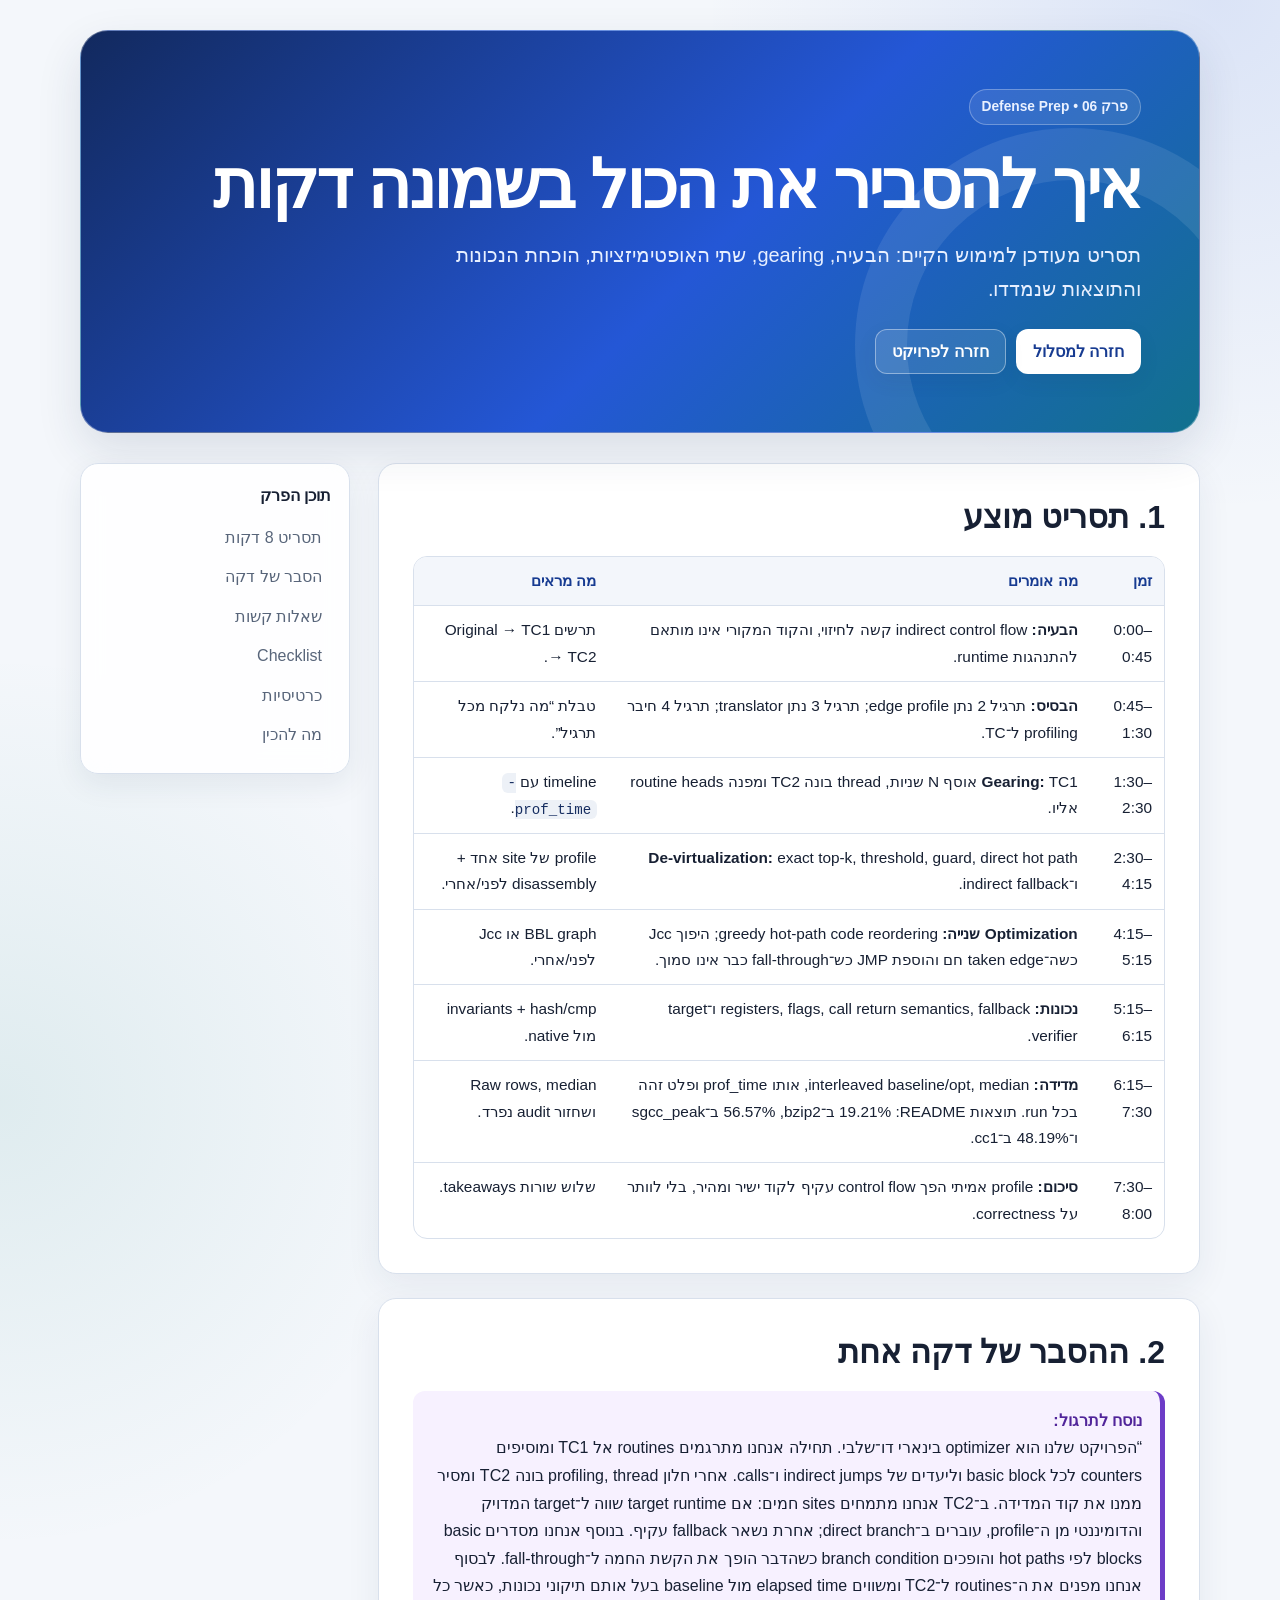
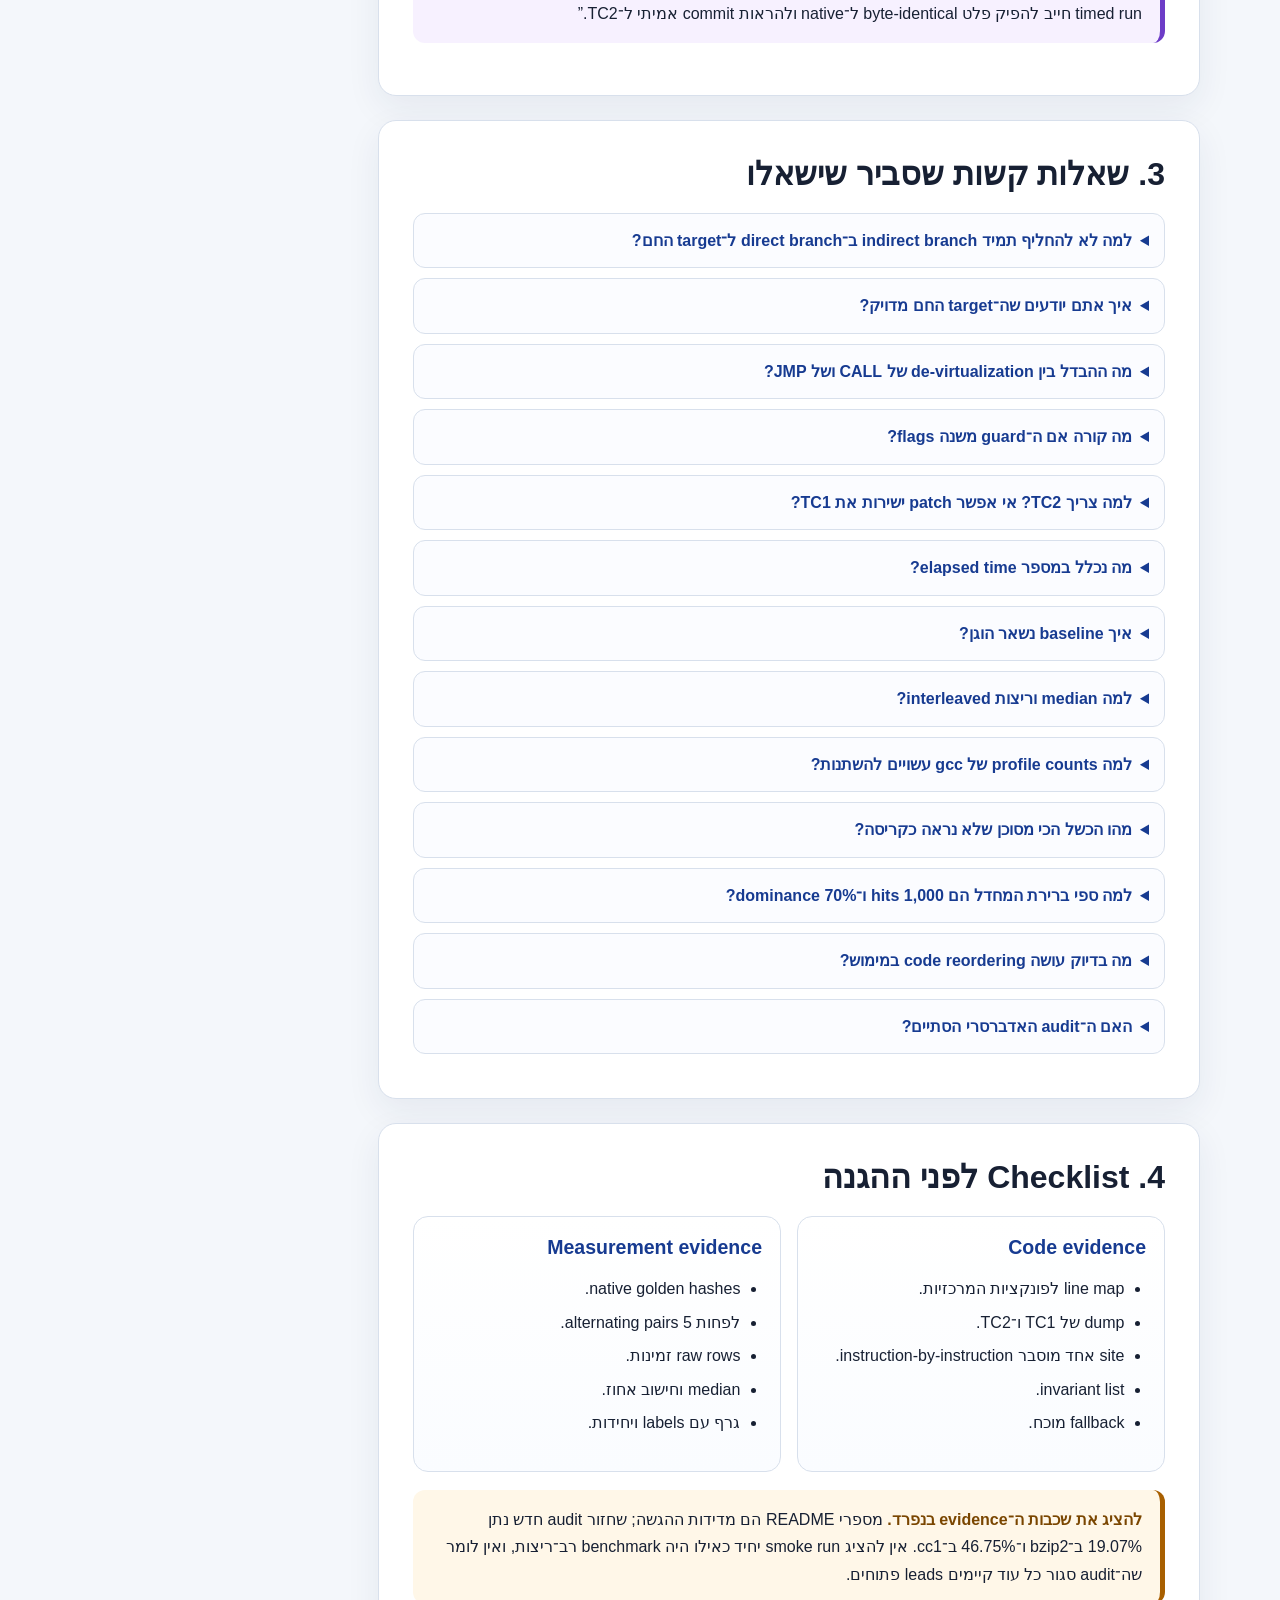
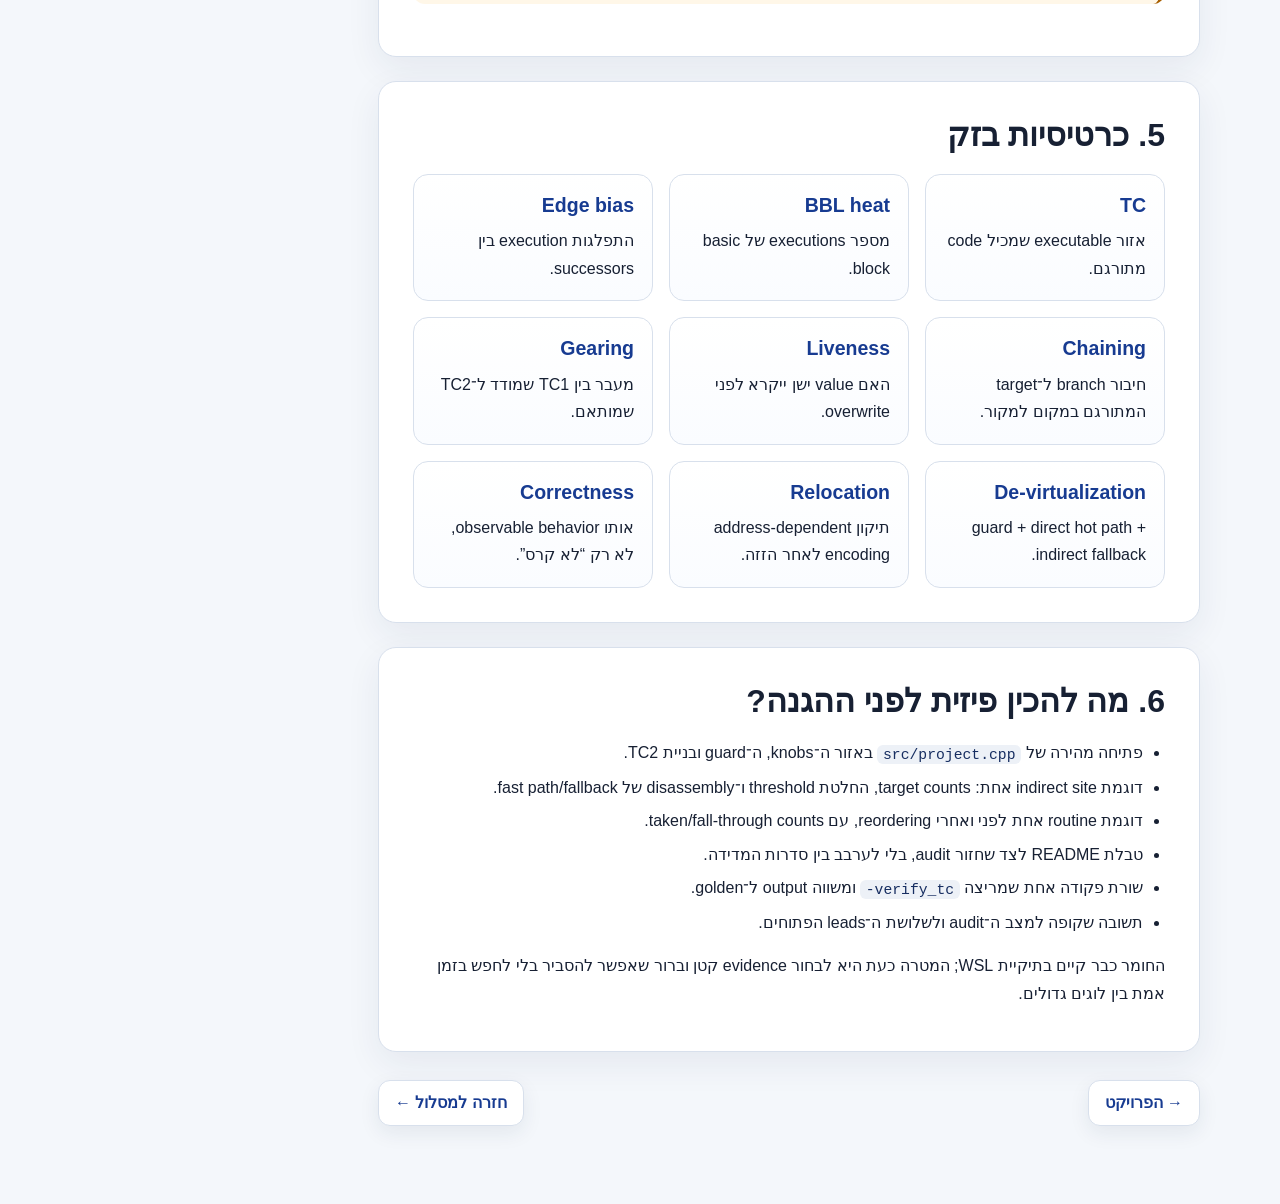
<file: walkthrough/lessons/0007-defense.html>
<!doctype html>
<html lang="he" dir="rtl">
<head><meta charset="utf-8"><meta name="viewport" content="width=device-width, initial-scale=1"><title>תסריט הגנה</title><link rel="stylesheet" href="../assets/style.css"></head>
<body><div class="page">
  <header class="hero"><span class="eyebrow">פרק 06 • Defense Prep</span><h1>איך להסביר את הכול בשמונה דקות</h1><p>תסריט מעודכן למימוש הקיים: הבעיה, gearing, שתי האופטימיזציות, הוכחת הנכונות והתוצאות שנמדדו.</p><div class="toolbar"><a class="button" href="../index.html">חזרה למסלול</a><a class="button secondary" href="0006-final-project.html">חזרה לפרויקט</a></div></header>
  <div class="layout">
    <main>
      <section id="script"><h2>1. תסריט מוצע</h2>
        <div class="table-wrap"><table><thead><tr><th>זמן</th><th>מה אומרים</th><th>מה מראים</th></tr></thead><tbody>
          <tr><td><bdi dir="ltr">0:00–0:45</bdi></td><td><strong>הבעיה:</strong> indirect control flow קשה לחיזוי, והקוד המקורי אינו מותאם להתנהגות runtime.</td><td>תרשים Original → TC1 → TC2.</td></tr>
          <tr><td><bdi dir="ltr">0:45–1:30</bdi></td><td><strong>הבסיס:</strong> תרגיל 2 נתן edge profile; תרגיל 3 נתן translator; תרגיל 4 חיבר profiling ל־TC.</td><td>טבלת “מה נלקח מכל תרגיל”.</td></tr>
          <tr><td><bdi dir="ltr">1:30–2:30</bdi></td><td><strong>Gearing:</strong> TC1 אוסף N שניות, thread בונה TC2 ומפנה routine heads אליו.</td><td>timeline עם <code>-prof_time</code>.</td></tr>
          <tr><td><bdi dir="ltr">2:30–4:15</bdi></td><td><strong>De-virtualization:</strong> exact top-k, threshold, guard, direct hot path ו־indirect fallback.</td><td>profile של site אחד + disassembly לפני/אחרי.</td></tr>
          <tr><td><bdi dir="ltr">4:15–5:15</bdi></td><td><strong>Optimization שנייה:</strong> greedy hot-path code reordering; היפוך Jcc כשה־taken edge חם והוספת JMP כש־fall-through כבר אינו סמוך.</td><td>BBL graph או Jcc לפני/אחרי.</td></tr>
          <tr><td><bdi dir="ltr">5:15–6:15</bdi></td><td><strong>נכונות:</strong> registers, flags, call return semantics, fallback ו־target verifier.</td><td>invariants + hash/cmp מול native.</td></tr>
          <tr><td><bdi dir="ltr">6:15–7:30</bdi></td><td><strong>מדידה:</strong> interleaved baseline/opt, median, אותו prof_time ופלט זהה בכל run. תוצאות README: <bdi dir="ltr">19.21%</bdi> ב־bzip2, <bdi dir="ltr">56.57%</bdi> ב־sgcc_peak ו־<bdi dir="ltr">48.19%</bdi> ב־cc1.</td><td>Raw rows, median ושחזור audit נפרד.</td></tr>
          <tr><td><bdi dir="ltr">7:30–8:00</bdi></td><td><strong>סיכום:</strong> profile אמיתי הפך control flow עקיף לקוד ישיר ומהיר, בלי לוותר על correctness.</td><td>שלוש שורות takeaways.</td></tr>
        </tbody></table></div>
      </section>

      <section id="one-minute"><h2>2. ההסבר של דקה אחת</h2>
        <div class="callout question"><strong>נוסח לתרגול:</strong><br>“הפרויקט שלנו הוא optimizer בינארי דו־שלבי. תחילה אנחנו מתרגמים routines אל TC1 ומוסיפים counters לכל basic block וליעדים של indirect jumps ו־calls. אחרי חלון profiling, thread בונה TC2 ומסיר ממנו את קוד המדידה. ב־TC2 אנחנו מתמחים sites חמים: אם target runtime שווה ל־target המדויק והדומיננטי מן ה־profile, עוברים ב־direct branch; אחרת נשאר fallback עקיף. בנוסף אנחנו מסדרים basic blocks לפי hot paths והופכים branch condition כשהדבר הופך את הקשת החמה ל־fall-through. לבסוף אנחנו מפנים את ה־routines ל־TC2 ומשווים elapsed time מול baseline בעל אותם תיקוני נכונות, כאשר כל timed run חייב להפיק פלט byte-identical ל־native ולהראות commit אמיתי ל־TC2.”</div>
      </section>

      <section id="questions"><h2>3. שאלות קשות שסביר שישאלו</h2>
        <div class="quiz">
          <details><summary>למה לא להחליף תמיד indirect branch ב־direct branch ל־target החם?</summary><p>כי profile הוא observation מוגבל. input או phase אחר יכולים להביא target אחר. ה־guard וה־fallback שומרים semantics לכל target.</p></details>
          <details><summary>איך אתם יודעים שה־target החם מדויק?</summary><p>לא משתמשים ב־<code>target &amp; 3</code> lossy buckets. שומרים exact address/count pairs, מציגים dump וסכומי counts, ומפעילים transformation רק כאשר count ו־dominance עוברים threshold מתועד.</p></details>
          <details><summary>מה ההבדל בין de-virtualization של CALL ושל JMP?</summary><p>CALL יוצרת return address וצריכה לחזור ל־continuation זהה בשני הנתיבים. בנוסף ABI ו־live state סביב call שונים. JMP אינו חוזר לנקודת ה־site.</p></details>
          <details><summary>מה קורה אם ה־guard משנה flags?</summary><p>אם flags חיים, זו פגיעה ב־semantics. צריך analysis שמוכיח שהם מתים, רצף flag-transparent, או save/restore מדויק. הלקח הזה נבדק כבר בתרגיל 4.</p></details>
          <details><summary>למה צריך TC2? אי אפשר patch ישירות את TC1?</summary><p>TC2 מאפשר לבנות layout חדש ו־instruction sequences באורך שונה הרחק מן הקוד שרץ, לבצע chaining/fixups ואימות, ואז לעבור אליו. patching in place מורכב ומסוכן יותר.</p></details>
          <details><summary>מה נכלל במספר elapsed time?</summary><p>מהסיום של בניית TC1 ועד exit: חלון profiling, זמן בניית TC2 והריצה ב־TC2. לכן מדד השיפור אינו מסתיר את עלות האופטימיזציה.</p></details>
          <details><summary>איך baseline נשאר הוגן?</summary><p>אותו codebase, אותם תיקוני נכונות, אותה תשתית gearing ואותו prof_time; רק transformations האופטימיזציה כבויות. אחרת משווים apples to oranges.</p></details>
          <details><summary>למה median וריצות interleaved?</summary><p>זמן מערכת מושפע מרעש. alternating order מפחית bias של חימום או load משתנה; median עמיד יותר ל־outliers.</p></details>
          <details><summary>למה profile counts של gcc עשויים להשתנות?</summary><p>ASLR, pointer-keyed structures והתנהגות runtime יכולים להזיז counts גם בין שתי ריצות של אותו tool. נכונות נמדדת בפלט התוכנית; optimization decision צריכה להיות robust לרעש.</p></details>
          <details><summary>מהו הכשל הכי מסוכן שלא נראה כקריסה?</summary><p>clobber של live register או flags שמייצר פלט שגוי אך exit 0. לכן משווים bytes מול native בכל timed run.</p></details>
          <details><summary>למה ספי ברירת המחדל הם 1,000 hits ו־70% dominance?</summary><p>ה־guard מוסיף בערך עשר instructions לכל execution. מתחת ל־1,000 hits החיסכון קטן ביחס ל־overhead ול־code bloat; מתחת ל־70% רוב גדול מדי מן ההגעות משלם guard ואז fallback. ב־cc1 המדוד הספים יושבים קרוב להפרדה הטבעית בין sites דומיננטיים ל־polymorphic.</p></details>
          <details><summary>מה בדיוק עושה code reordering במימוש?</summary><p>הוא מסדר BBLs של routine לפי שרשרת successors חמה. אם taken edge של Jcc היא החמה, הופכים את ה־condition כך שהיא תהפוך ל־fall-through; אם successor לוגי אינו adjacent לאחר הסידור, מוסיפים jump מפורש.</p></details>
          <details><summary>האם ה־audit האדברסרי הסתיים?</summary><p>לא. Clean build, כל native goldens ושחזורי bzip2/cc1 עברו, אך ledger עדיין מחזיק leads פתוחים לגבי גבולות TC/TC2, dump profile והדפסת debug. מציגים זאת בגלוי ולא מערבבים בין evidence שעבר לבין verdict שטרם ניתן.</p></details>
        </div>
      </section>

      <section id="checklist"><h2>4. Checklist לפני ההגנה</h2>
        <div class="grid"><div class="card"><h3>Code evidence</h3><ul><li>line map לפונקציות המרכזיות.</li><li>dump של TC1 ו־TC2.</li><li>site אחד מוסבר instruction-by-instruction.</li><li>invariant list.</li><li>fallback מוכח.</li></ul></div><div class="card"><h3>Measurement evidence</h3><ul><li>native golden hashes.</li><li>לפחות 5 alternating pairs.</li><li>raw rows זמינות.</li><li>median וחישוב אחוז.</li><li>גרף עם labels ויחידות.</li></ul></div></div>
        <div class="callout warning"><strong>להציג את שכבות ה־evidence בנפרד.</strong> מספרי README הם מדידות ההגשה; שחזור audit חדש נתן <bdi dir="ltr">19.07%</bdi> ב־bzip2 ו־<bdi dir="ltr">46.75%</bdi> ב־cc1. אין להציג smoke run יחיד כאילו היה benchmark רב־ריצות, ואין לומר שה־audit סגור כל עוד קיימים leads פתוחים.</div>
      </section>

      <section id="flashcards"><h2>5. כרטיסיות בזק</h2>
        <div class="grid three">
          <div class="card"><h3>TC</h3><p>אזור executable שמכיל code מתורגם.</p></div><div class="card"><h3>BBL heat</h3><p>מספר executions של basic block.</p></div><div class="card"><h3>Edge bias</h3><p>התפלגות execution בין successors.</p></div>
          <div class="card"><h3>Chaining</h3><p>חיבור branch ל־target המתורגם במקום למקור.</p></div><div class="card"><h3>Liveness</h3><p>האם value ישן ייקרא לפני overwrite.</p></div><div class="card"><h3>Gearing</h3><p>מעבר בין TC1 שמודד ל־TC2 שמותאם.</p></div>
          <div class="card"><h3>De-virtualization</h3><p>guard + direct hot path + indirect fallback.</p></div><div class="card"><h3>Relocation</h3><p>תיקון address-dependent encoding לאחר הזזה.</p></div><div class="card"><h3>Correctness</h3><p>אותו observable behavior, לא רק “לא קרס”.</p></div>
        </div>
      </section>

      <section id="next"><h2>6. מה להכין פיזית לפני ההגנה?</h2>
        <ul><li>פתיחה מהירה של <code>src/project.cpp</code> באזור ה־knobs, ה־guard ובניית TC2.</li><li>דוגמת indirect site אחת: target counts, החלטת threshold ו־disassembly של fast path/fallback.</li><li>דוגמת routine אחת לפני ואחרי reordering, עם taken/fall-through counts.</li><li>טבלת README לצד שחזור audit, בלי לערבב בין סדרות המדידה.</li><li>שורת פקודה אחת שמריצה <code>-verify_tc</code> ומשווה output ל־golden.</li><li>תשובה שקופה למצב ה־audit ולשלושת ה־leads הפתוחים.</li></ul>
        <p>החומר כבר קיים בתיקיית WSL; המטרה כעת היא לבחור evidence קטן וברור שאפשר להסביר בלי לחפש בזמן אמת בין לוגים גדולים.</p>
      </section>
      <nav class="pager"><a class="button" href="0006-final-project.html">→ הפרויקט</a><a class="button" href="../index.html">חזרה למסלול ←</a></nav>
    </main>
    <aside class="toc"><strong>תוכן הפרק</strong><a href="#script">תסריט 8 דקות</a><a href="#one-minute">הסבר של דקה</a><a href="#questions">שאלות קשות</a><a href="#checklist">Checklist</a><a href="#flashcards">כרטיסיות</a><a href="#next">מה להכין</a></aside>
  </div>
</div></body></html>
</file>
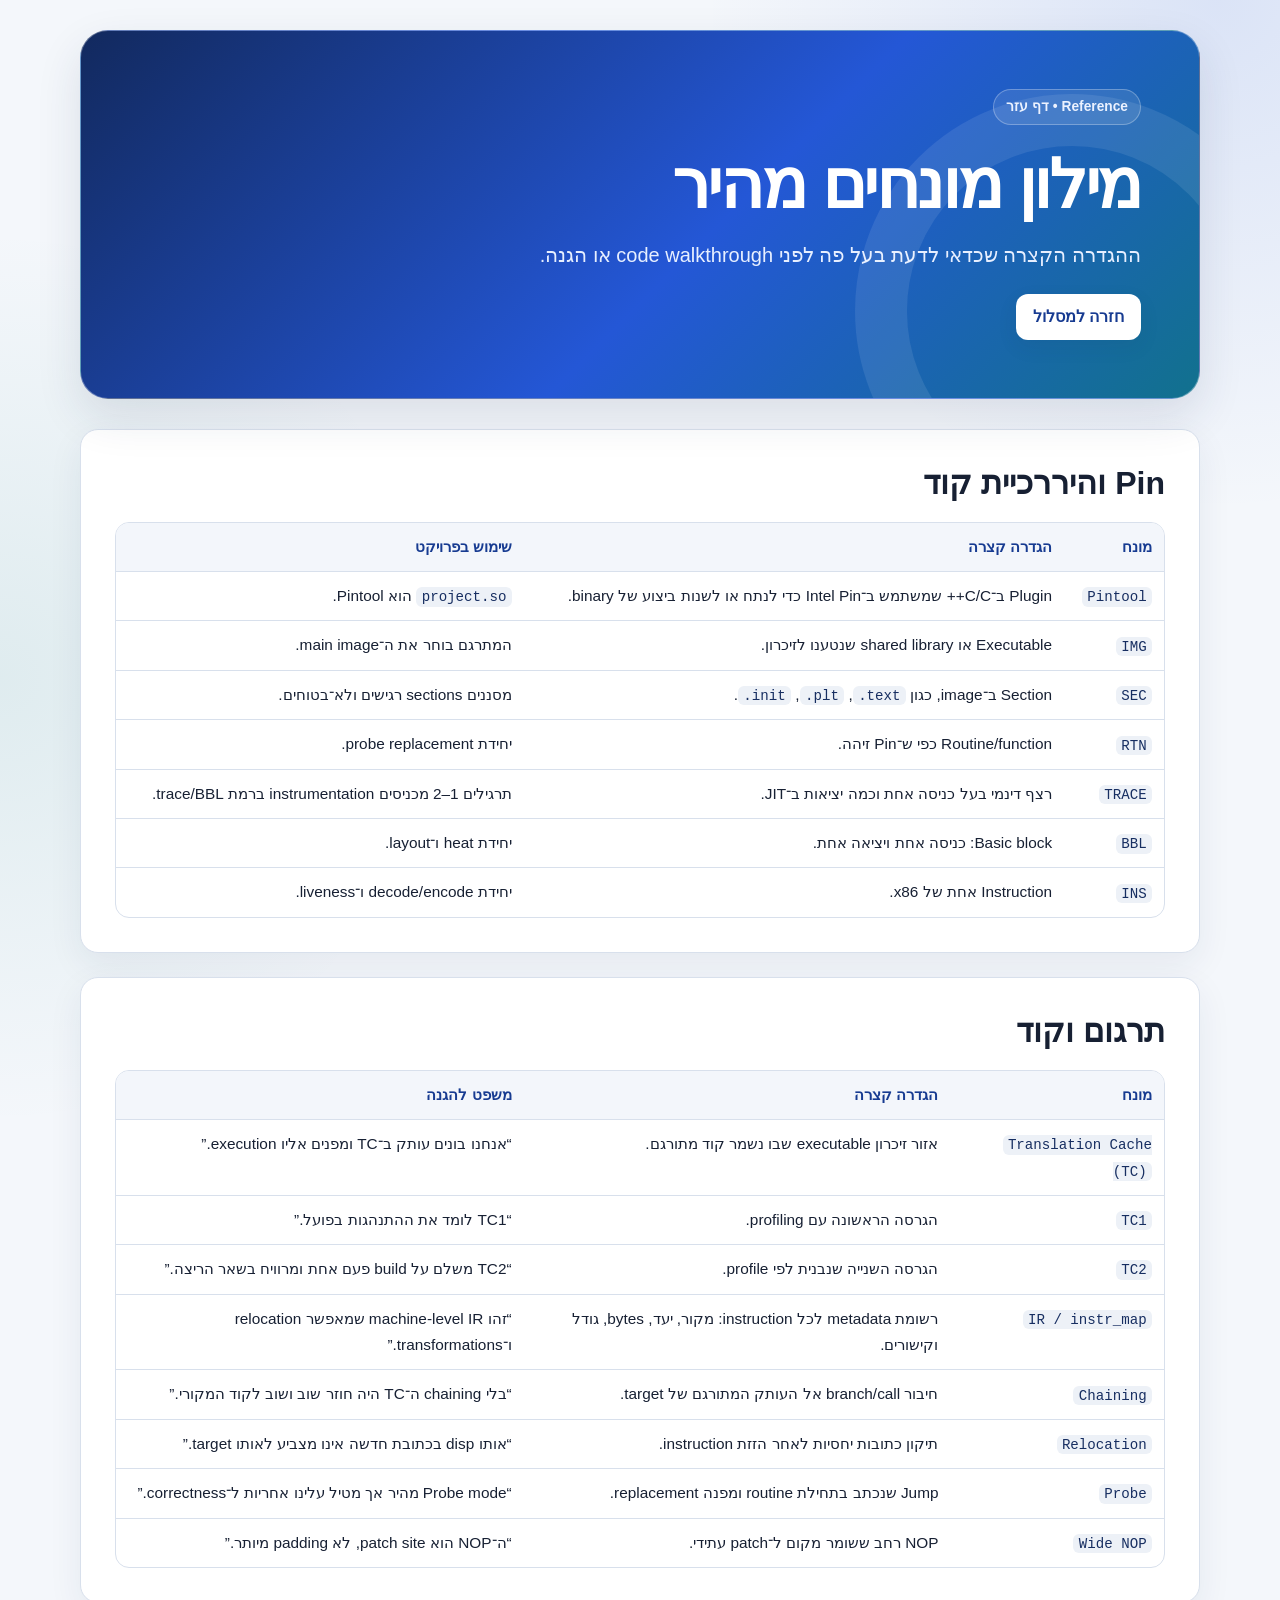
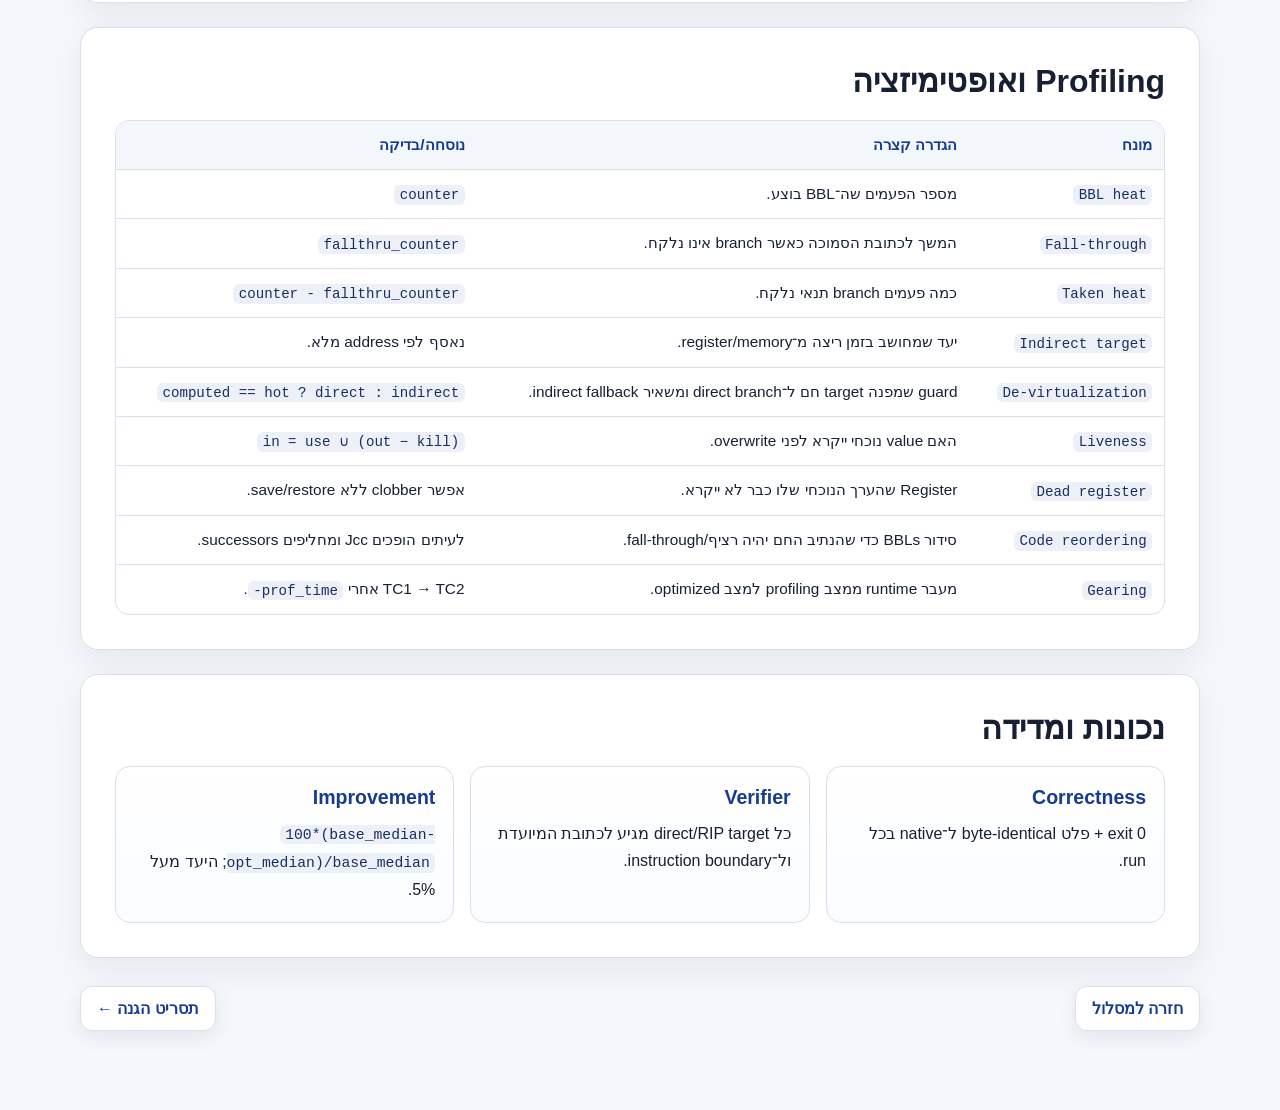
<file: walkthrough/reference/glossary.html>
<!doctype html>
<html lang="he" dir="rtl">
<head><meta charset="utf-8"><meta name="viewport" content="width=device-width, initial-scale=1"><title>מילון מונחים — תרגום בינארי</title><link rel="stylesheet" href="../assets/style.css"></head>
<body><div class="page">
  <header class="hero"><span class="eyebrow">Reference • דף עזר</span><h1>מילון מונחים מהיר</h1><p>ההגדרה הקצרה שכדאי לדעת בעל פה לפני code walkthrough או הגנה.</p><div class="toolbar"><a class="button" href="../index.html">חזרה למסלול</a></div></header>
  <main style="margin-top:30px">
    <section><h2>Pin והיררכיית קוד</h2><div class="table-wrap"><table><thead><tr><th>מונח</th><th>הגדרה קצרה</th><th>שימוש בפרויקט</th></tr></thead><tbody>
      <tr><td><code>Pintool</code></td><td>Plugin ב־C/C++ שמשתמש ב־Intel Pin כדי לנתח או לשנות ביצוע של binary.</td><td><code>project.so</code> הוא Pintool.</td></tr>
      <tr><td><code>IMG</code></td><td>Executable או shared library שנטענו לזיכרון.</td><td>המתרגם בוחר את ה־main image.</td></tr>
      <tr><td><code>SEC</code></td><td>Section ב־image, כגון <code>.text</code>, <code>.plt</code>, <code>.init</code>.</td><td>מסננים sections רגישים ולא־בטוחים.</td></tr>
      <tr><td><code>RTN</code></td><td>Routine/function כפי ש־Pin זיהה.</td><td>יחידת probe replacement.</td></tr>
      <tr><td><code>TRACE</code></td><td>רצף דינמי בעל כניסה אחת וכמה יציאות ב־JIT.</td><td>תרגילים 1–2 מכניסים instrumentation ברמת trace/BBL.</td></tr>
      <tr><td><code>BBL</code></td><td>Basic block: כניסה אחת ויציאה אחת.</td><td>יחידת heat ו־layout.</td></tr>
      <tr><td><code>INS</code></td><td>Instruction אחת של x86.</td><td>יחידת decode/encode ו־liveness.</td></tr>
    </tbody></table></div></section>

    <section><h2>תרגום וקוד</h2><div class="table-wrap"><table><thead><tr><th>מונח</th><th>הגדרה קצרה</th><th>משפט להגנה</th></tr></thead><tbody>
      <tr><td><code>Translation Cache (TC)</code></td><td>אזור זיכרון executable שבו נשמר קוד מתורגם.</td><td>“אנחנו בונים עותק ב־TC ומפנים אליו execution.”</td></tr>
      <tr><td><code>TC1</code></td><td>הגרסה הראשונה עם profiling.</td><td>“TC1 לומד את ההתנהגות בפועל.”</td></tr>
      <tr><td><code>TC2</code></td><td>הגרסה השנייה שנבנית לפי profile.</td><td>“TC2 משלם על build פעם אחת ומרוויח בשאר הריצה.”</td></tr>
      <tr><td><code>IR / instr_map</code></td><td>רשומת metadata לכל instruction: מקור, יעד, bytes, גודל וקישורים.</td><td>“זהו machine-level IR שמאפשר relocation ו־transformations.”</td></tr>
      <tr><td><code>Chaining</code></td><td>חיבור branch/call אל העותק המתורגם של target.</td><td>“בלי chaining ה־TC היה חוזר שוב ושוב לקוד המקורי.”</td></tr>
      <tr><td><code>Relocation</code></td><td>תיקון כתובות יחסיות לאחר הזזת instruction.</td><td>“אותו disp בכתובת חדשה אינו מצביע לאותו target.”</td></tr>
      <tr><td><code>Probe</code></td><td>Jump שנכתב בתחילת routine ומפנה replacement.</td><td>“Probe mode מהיר אך מטיל עלינו אחריות ל־correctness.”</td></tr>
      <tr><td><code>Wide NOP</code></td><td>NOP רחב ששומר מקום ל־patch עתידי.</td><td>“ה־NOP הוא patch site, לא padding מיותר.”</td></tr>
    </tbody></table></div></section>

    <section><h2>Profiling ואופטימיזציה</h2><div class="table-wrap"><table><thead><tr><th>מונח</th><th>הגדרה קצרה</th><th>נוסחה/בדיקה</th></tr></thead><tbody>
      <tr><td><code>BBL heat</code></td><td>מספר הפעמים שה־BBL בוצע.</td><td><code>counter</code></td></tr>
      <tr><td><code>Fall-through</code></td><td>המשך לכתובת הסמוכה כאשר branch אינו נלקח.</td><td><code>fallthru_counter</code></td></tr>
      <tr><td><code>Taken heat</code></td><td>כמה פעמים branch תנאי נלקח.</td><td><code>counter - fallthru_counter</code></td></tr>
      <tr><td><code>Indirect target</code></td><td>יעד שמחושב בזמן ריצה מ־register/memory.</td><td>נאסף לפי address מלא.</td></tr>
      <tr><td><code>De-virtualization</code></td><td>guard שמפנה target חם ל־direct branch ומשאיר indirect fallback.</td><td><code>computed == hot ? direct : indirect</code></td></tr>
      <tr><td><code>Liveness</code></td><td>האם value נוכחי ייקרא לפני overwrite.</td><td><code>in = use ∪ (out − kill)</code></td></tr>
      <tr><td><code>Dead register</code></td><td>Register שהערך הנוכחי שלו כבר לא ייקרא.</td><td>אפשר clobber ללא save/restore.</td></tr>
      <tr><td><code>Code reordering</code></td><td>סידור BBLs כדי שהנתיב החם יהיה רציף/fall-through.</td><td>לעיתים הופכים Jcc ומחליפים successors.</td></tr>
      <tr><td><code>Gearing</code></td><td>מעבר runtime ממצב profiling למצב optimized.</td><td>TC1 → TC2 אחרי <code>-prof_time</code>.</td></tr>
    </tbody></table></div></section>

    <section><h2>נכונות ומדידה</h2><div class="grid three"><div class="card"><h3>Correctness</h3><p>exit 0 + פלט byte-identical ל־native בכל run.</p></div><div class="card"><h3>Verifier</h3><p>כל direct/RIP target מגיע לכתובת המיועדת ול־instruction boundary.</p></div><div class="card"><h3>Improvement</h3><p><code>100*(base_median-opt_median)/base_median</code>; היעד מעל 5%.</p></div></div></section>
    <nav class="pager"><a class="button" href="../index.html">חזרה למסלול</a><a class="button" href="../lessons/0007-defense.html">תסריט הגנה ←</a></nav>
  </main>
</div></body></html>
</file>
<file: walkthrough/assets/style.css>
:root {
  --bg: #f4f7fb;
  --surface: #ffffff;
  --surface-soft: #eef4ff;
  --ink: #172033;
  --muted: #58657a;
  --line: #d8e0ec;
  --blue: #2457d6;
  --blue-dark: #173b91;
  --teal: #0b7a75;
  --amber: #a85f00;
  --red: #b42318;
  --green: #087443;
  --violet: #6d3cc7;
  --shadow: 0 18px 45px rgba(33, 52, 86, 0.12);
  --radius: 18px;
}

* { box-sizing: border-box; }

html { scroll-behavior: smooth; }

body {
  margin: 0;
  color: var(--ink);
  background:
    radial-gradient(circle at 95% 0%, rgba(36, 87, 214, .12), transparent 32rem),
    radial-gradient(circle at 0% 25%, rgba(11, 122, 117, .09), transparent 28rem),
    var(--bg);
  font-family: "Segoe UI", Arial, sans-serif;
  line-height: 1.72;
  text-align: start;
}

a { color: var(--blue-dark); text-decoration-thickness: 1px; text-underline-offset: 3px; }
a:hover { color: var(--blue); }

.page {
  width: min(1120px, calc(100% - 32px));
  margin-inline: auto;
  padding-block: 30px 80px;
}

.hero {
  position: relative;
  overflow: hidden;
  padding: clamp(28px, 5vw, 58px);
  border: 1px solid rgba(255,255,255,.32);
  border-radius: 28px;
  color: #fff;
  background: linear-gradient(135deg, #12295e 0%, #2457d6 56%, #0b7a75 115%);
  box-shadow: var(--shadow);
}

.hero::after {
  content: "";
  position: absolute;
  inset: auto -90px -130px auto;
  width: 330px;
  height: 330px;
  border: 52px solid rgba(255,255,255,.09);
  border-radius: 50%;
}

.eyebrow {
  display: inline-flex;
  gap: 8px;
  align-items: center;
  padding: 5px 12px;
  border: 1px solid rgba(255,255,255,.28);
  border-radius: 999px;
  background: rgba(255,255,255,.10);
  color: #eaf1ff;
  font-size: .86rem;
  font-weight: 700;
}

h1, h2, h3, h4 { line-height: 1.24; text-wrap: balance; }
h1 { margin: 18px 0 12px; font-size: clamp(2rem, 6vw, 4.2rem); letter-spacing: -.035em; }
.hero p { max-width: 760px; margin: 0; color: #e7efff; font-size: clamp(1rem, 2vw, 1.25rem); }

.toolbar {
  display: flex;
  flex-wrap: wrap;
  gap: 10px;
  margin-block: 22px 0;
}

.button {
  display: inline-flex;
  align-items: center;
  justify-content: center;
  gap: 8px;
  min-height: 42px;
  padding: 8px 16px;
  border: 1px solid var(--line);
  border-radius: 12px;
  background: var(--surface);
  color: var(--blue-dark);
  font-weight: 700;
  text-decoration: none;
  box-shadow: 0 7px 20px rgba(27,45,80,.08);
}
.hero .button { border-color: rgba(255,255,255,.4); background: #fff; }
.hero .button.secondary { color: #fff; background: rgba(255,255,255,.1); }

.layout {
  display: grid;
  grid-template-columns: minmax(0, 1fr) 270px;
  gap: 28px;
  align-items: start;
  margin-block-start: 30px;
}

.toc {
  position: sticky;
  top: 18px;
  padding: 18px;
  border: 1px solid var(--line);
  border-radius: var(--radius);
  background: rgba(255,255,255,.88);
  backdrop-filter: blur(12px);
  box-shadow: 0 10px 30px rgba(27,45,80,.08);
}
.toc strong { display: block; margin-block-end: 8px; }
.toc a { display: block; padding: 6px 9px; border-radius: 8px; color: var(--muted); text-decoration: none; }
.toc a:hover { color: var(--blue-dark); background: var(--surface-soft); }

main > section, .panel {
  margin-block-end: 24px;
  padding: clamp(20px, 3.5vw, 34px);
  border: 1px solid var(--line);
  border-radius: var(--radius);
  background: var(--surface);
  box-shadow: 0 12px 35px rgba(27,45,80,.07);
}

section h2 { margin-block: 0 18px; font-size: clamp(1.45rem, 3vw, 2rem); }
section h3 { margin-block: 28px 10px; font-size: 1.22rem; color: var(--blue-dark); }
section h4 { margin-block: 20px 7px; }
p { margin-block: 10px; }
.lead { color: var(--muted); font-size: 1.12rem; }

.grid { display: grid; grid-template-columns: repeat(2, minmax(0, 1fr)); gap: 16px; }
.grid.three { grid-template-columns: repeat(3, minmax(0, 1fr)); }
.card {
  padding: 18px;
  border: 1px solid var(--line);
  border-radius: 15px;
  background: linear-gradient(180deg, #fff, #fafcff);
}
.card h3, .card h4 { margin-block-start: 0; }
.card p:last-child { margin-block-end: 0; }
.number {
  display: inline-grid;
  place-items: center;
  width: 34px;
  height: 34px;
  margin-inline-end: 8px;
  border-radius: 10px;
  color: #fff;
  background: var(--blue);
  font-weight: 800;
}

.flow {
  display: grid;
  grid-template-columns: repeat(var(--steps, 4), minmax(120px, 1fr));
  gap: 12px;
  margin-block: 20px;
}
.flow .step {
  position: relative;
  min-height: 118px;
  padding: 16px;
  border: 1px solid #cdd9ef;
  border-radius: 14px;
  background: var(--surface-soft);
}
.flow .step:not(:last-child)::after {
  content: "←";
  position: absolute;
  inset-inline-end: -12px;
  top: 42%;
  z-index: 2;
  width: 24px;
  color: var(--blue);
  background: var(--bg);
  text-align: center;
  font-weight: 900;
}
.flow b { display: block; color: var(--blue-dark); }

.callout {
  margin-block: 18px;
  padding: 16px 18px;
  border-inline-start: 5px solid var(--blue);
  border-radius: 12px;
  background: var(--surface-soft);
}
.callout strong { color: var(--blue-dark); }
.callout.warning { border-color: var(--amber); background: #fff7e8; }
.callout.warning strong { color: #7a4600; }
.callout.danger { border-color: var(--red); background: #fff0ef; }
.callout.danger strong { color: #8f1b13; }
.callout.success { border-color: var(--green); background: #ecfbf3; }
.callout.success strong { color: #05603a; }
.callout.question { border-color: var(--violet); background: #f7f1ff; }
.callout.question strong { color: #51259a; }

code, pre, kbd, .ltr {
  direction: ltr;
  unicode-bidi: isolate;
  font-family: "Cascadia Code", Consolas, monospace;
}
code {
  padding: .12em .38em;
  border-radius: 6px;
  background: #edf1f7;
  color: #172e61;
  font-size: .92em;
}
pre {
  overflow-x: auto;
  margin-block: 16px;
  padding: 18px;
  border: 1px solid #20365f;
  border-radius: 14px;
  background: #101827;
  color: #e9f1ff;
  line-height: 1.55;
  text-align: left;
  tab-size: 4;
}
pre code { padding: 0; background: transparent; color: inherit; }
bdi { unicode-bidi: isolate; }

table { width: 100%; border-collapse: collapse; margin-block: 16px; font-size: .96rem; }
th, td { padding: 11px 12px; border-bottom: 1px solid var(--line); vertical-align: top; text-align: start; }
th { color: var(--blue-dark); background: #f3f6fb; }
tr:last-child td { border-bottom: 0; }
.table-wrap { overflow-x: auto; border: 1px solid var(--line); border-radius: 14px; }
.table-wrap table { min-width: 700px; margin: 0; }

ul, ol { padding-inline-start: 1.35rem; }
li { margin-block: 6px; }

.pill {
  display: inline-block;
  margin: 2px;
  padding: 3px 9px;
  border-radius: 999px;
  background: #edf2ff;
  color: var(--blue-dark);
  font-size: .82rem;
  font-weight: 700;
}
.metric { font-size: 1.55rem; font-weight: 850; color: var(--green); }
.muted { color: var(--muted); }
.small { font-size: .9rem; }

.lesson-list { display: grid; gap: 14px; margin-block: 26px; }
.lesson-link {
  display: grid;
  grid-template-columns: 58px minmax(0,1fr) auto;
  gap: 16px;
  align-items: center;
  padding: 17px;
  border: 1px solid var(--line);
  border-radius: 16px;
  background: #fff;
  color: inherit;
  text-decoration: none;
  transition: transform .18s ease, box-shadow .18s ease;
}
.lesson-link:hover { transform: translateY(-2px); box-shadow: 0 12px 28px rgba(27,45,80,.11); }
.lesson-link .idx { display: grid; place-items: center; height: 48px; border-radius: 13px; color: #fff; background: var(--blue); font-weight: 900; }
.lesson-link strong { display: block; font-size: 1.08rem; }
.lesson-link .arrow { color: var(--blue); font-size: 1.4rem; }

.quiz details {
  margin-block: 10px;
  padding: 13px 15px;
  border: 1px solid var(--line);
  border-radius: 12px;
  background: #fbfcff;
}
.quiz summary { cursor: pointer; color: var(--blue-dark); font-weight: 750; }
.quiz details[open] summary { margin-block-end: 8px; }

.source-list { font-size: .92rem; color: var(--muted); }
.source-list li { margin-block: 8px; }

.pager {
  display: flex;
  justify-content: space-between;
  gap: 12px;
  margin-block-start: 28px;
}

footer { padding-block: 25px; color: var(--muted); text-align: center; }

@media (max-width: 900px) {
  .layout { grid-template-columns: 1fr; }
  .toc { position: static; order: -1; }
  .grid, .grid.three { grid-template-columns: 1fr; }
  .flow { grid-template-columns: 1fr; }
  .flow .step:not(:last-child)::after { content: "↓"; inset-inline-end: 50%; top: auto; bottom: -18px; }
}

@media (max-width: 560px) {
  .page { width: min(100% - 18px, 1120px); padding-block-start: 9px; }
  .hero { border-radius: 19px; }
  .lesson-link { grid-template-columns: 46px minmax(0,1fr); }
  .lesson-link .arrow { display: none; }
  .pager { flex-direction: column; }
}

@media print {
  :root { --bg: #fff; --line: #ccd2dc; }
  body { background: #fff; font-size: 10.5pt; }
  .page { width: 100%; padding: 0; }
  .hero { color: #111; background: #fff; border: 2px solid #1e3f8f; box-shadow: none; }
  .hero p, .eyebrow { color: #333; }
  .hero::after, .toolbar, .toc, .pager { display: none !important; }
  .layout { display: block; }
  main > section, .panel { break-inside: avoid; box-shadow: none; }
  a { color: inherit; text-decoration: none; }
  pre { white-space: pre-wrap; }
}
</file>
